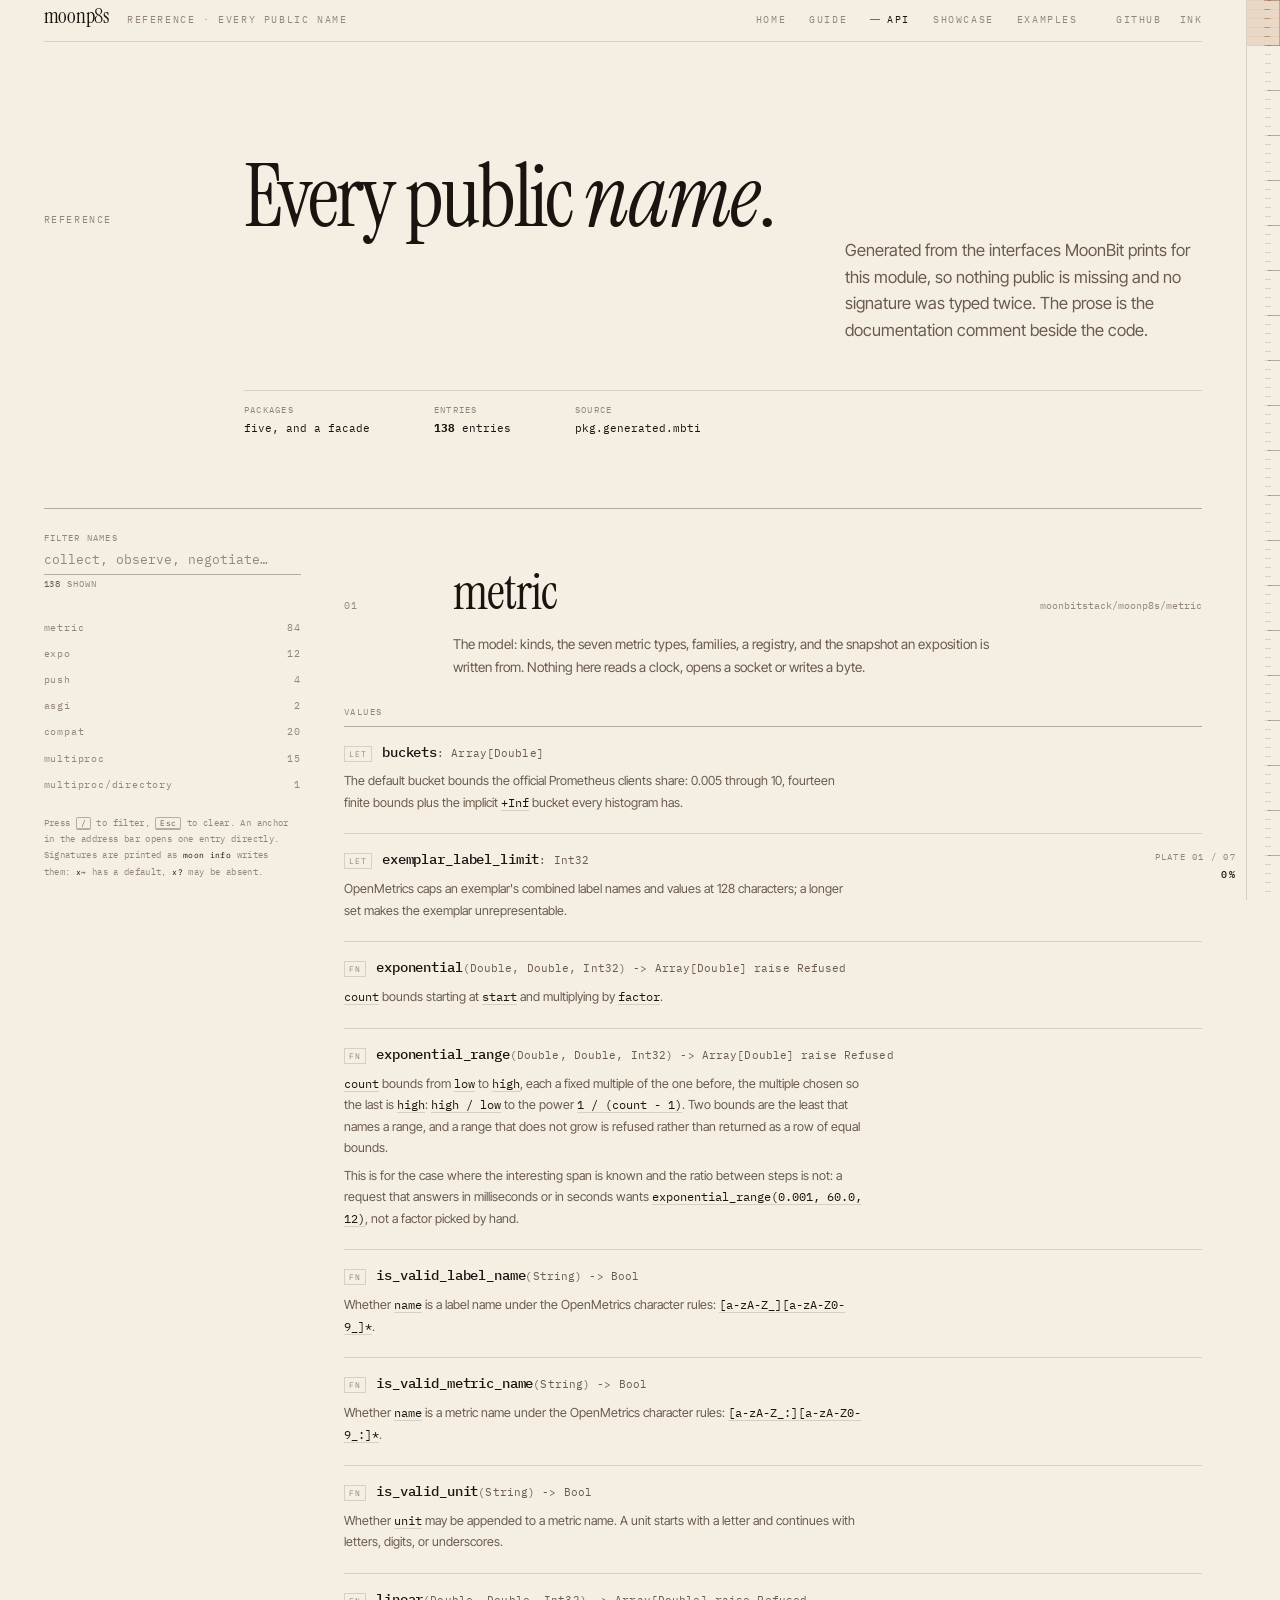
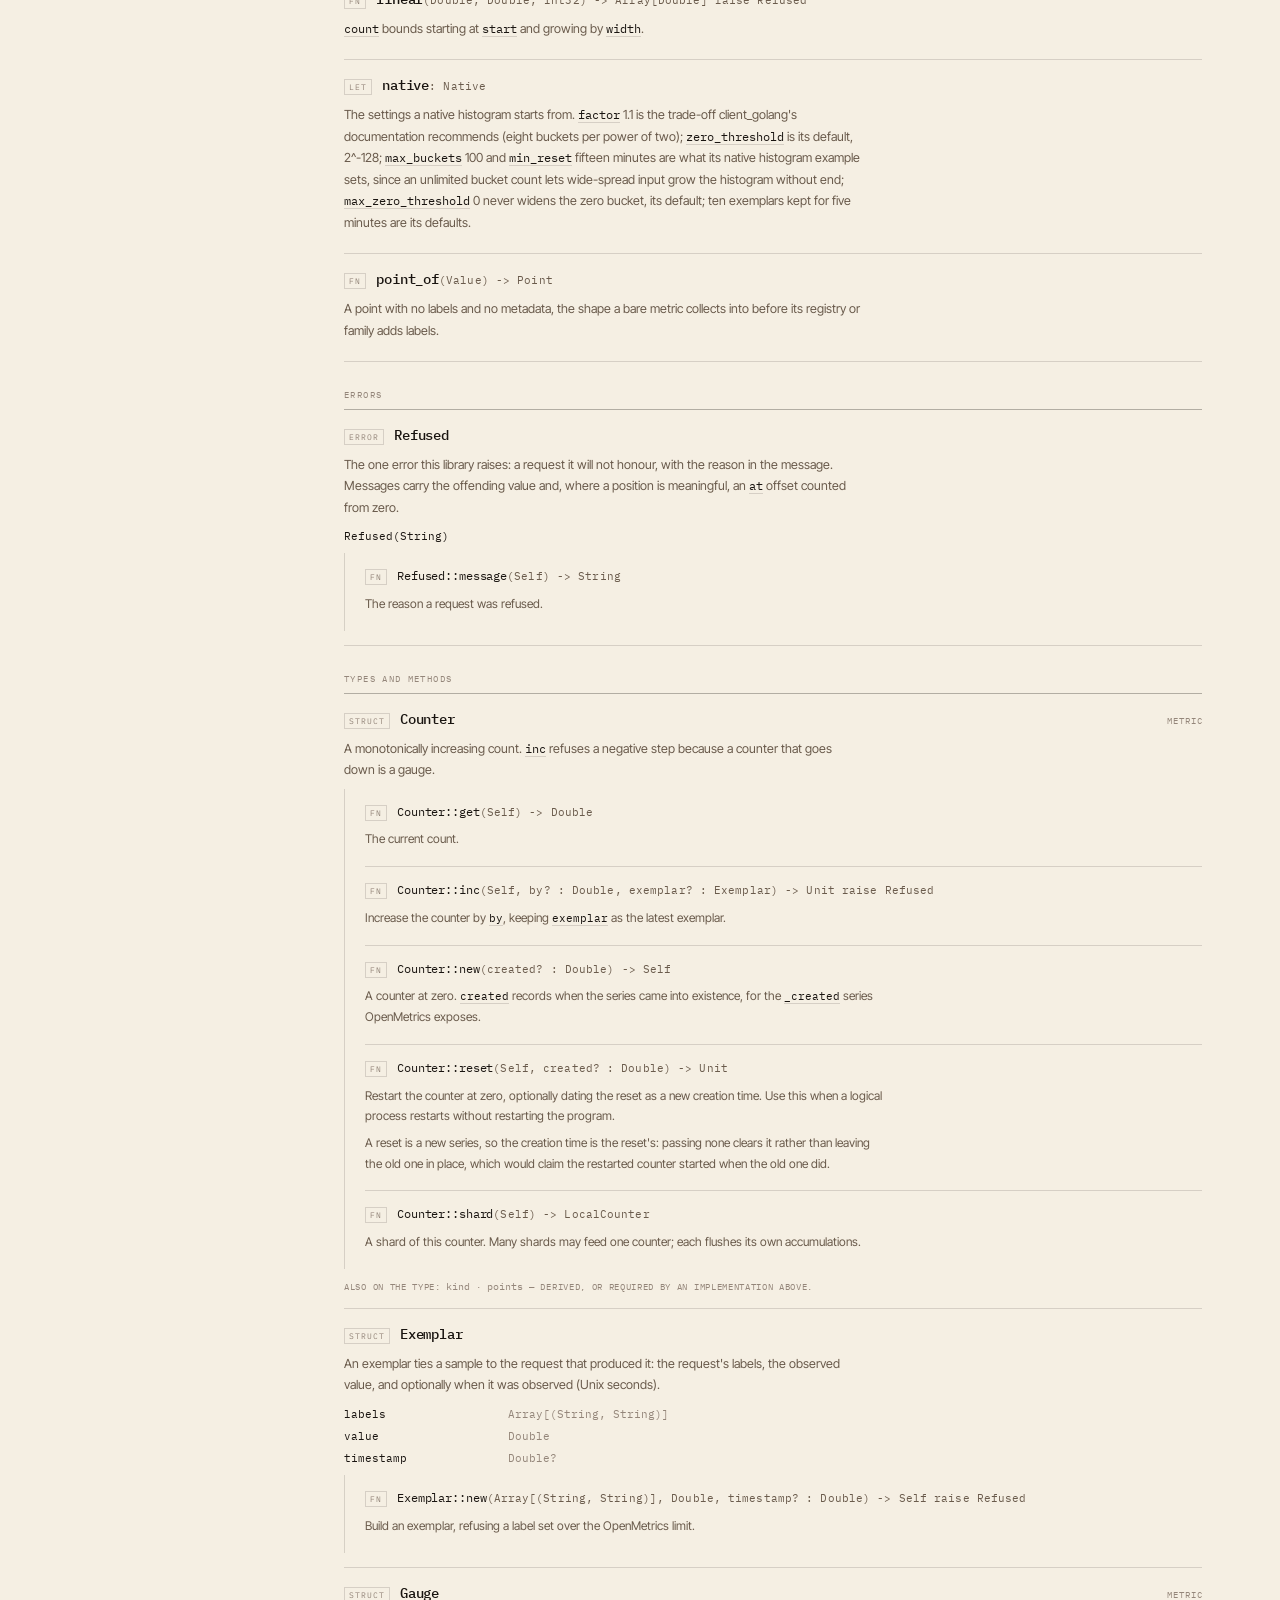
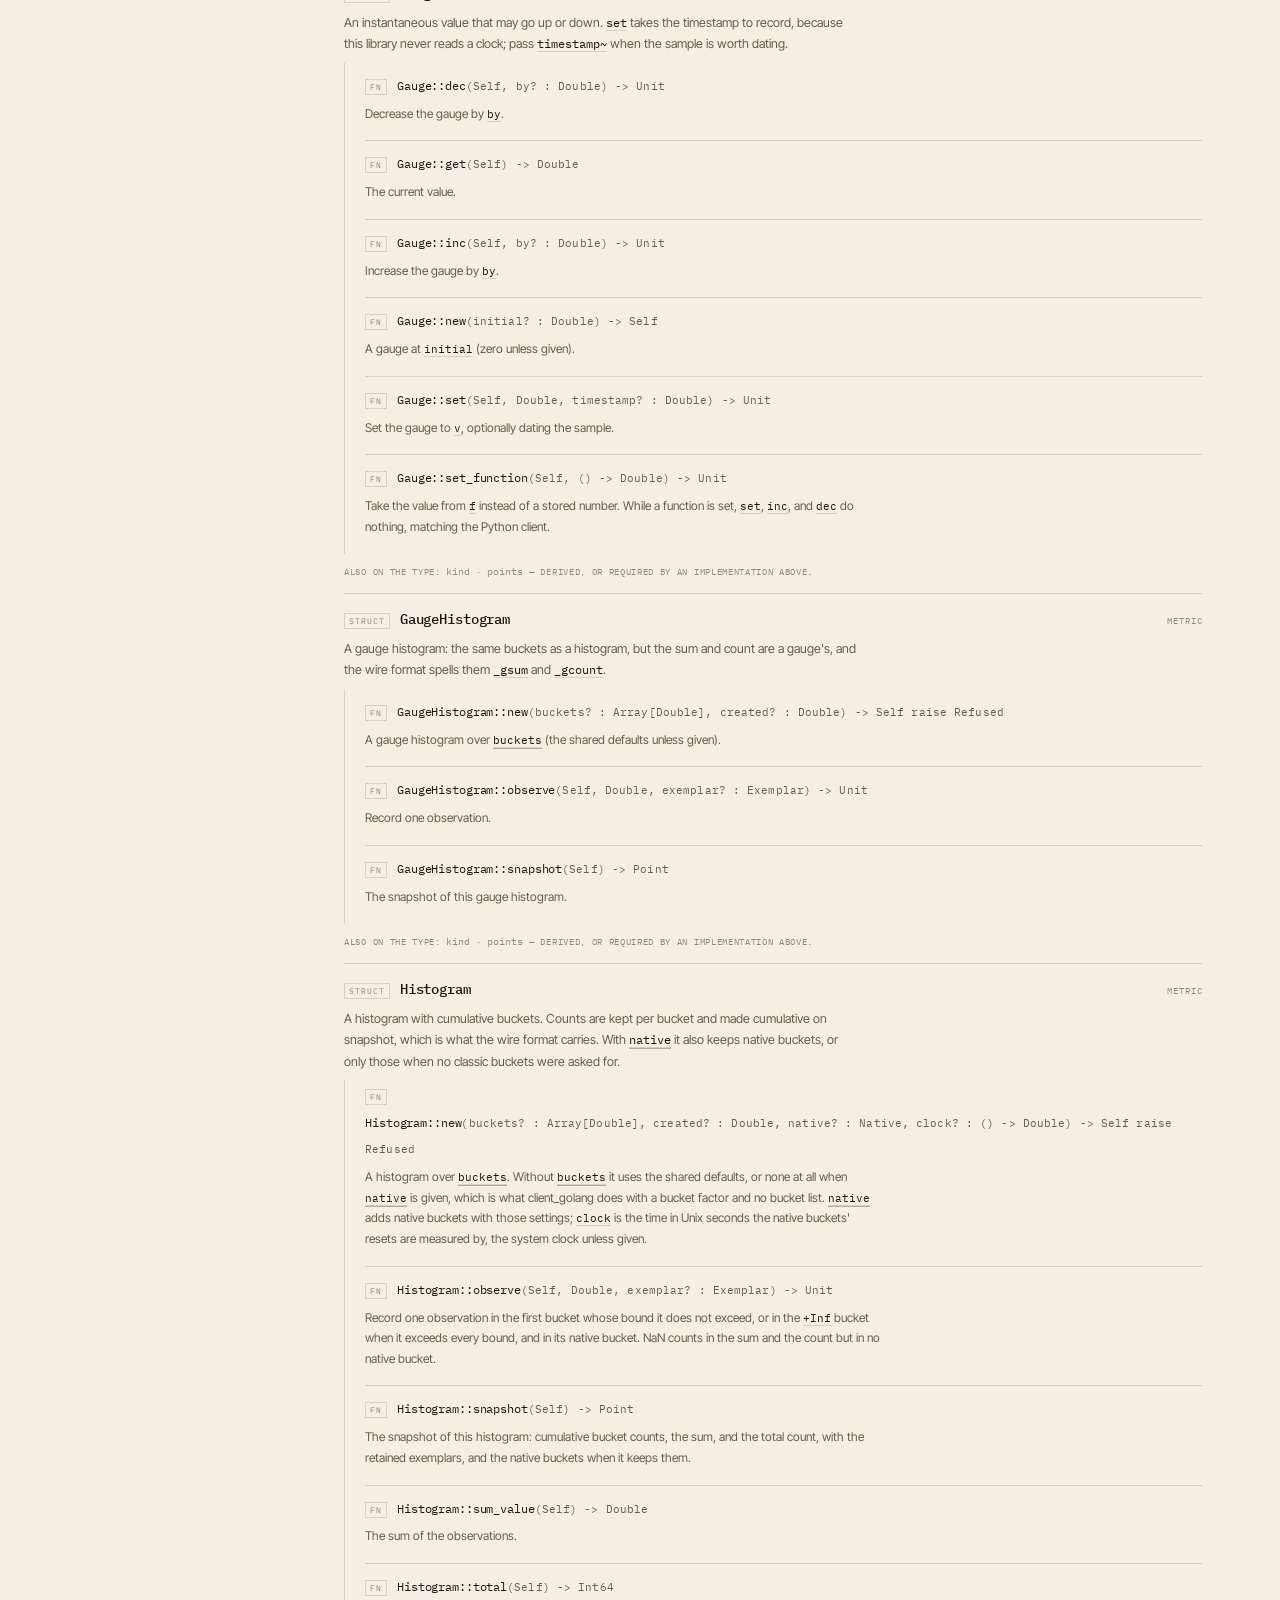
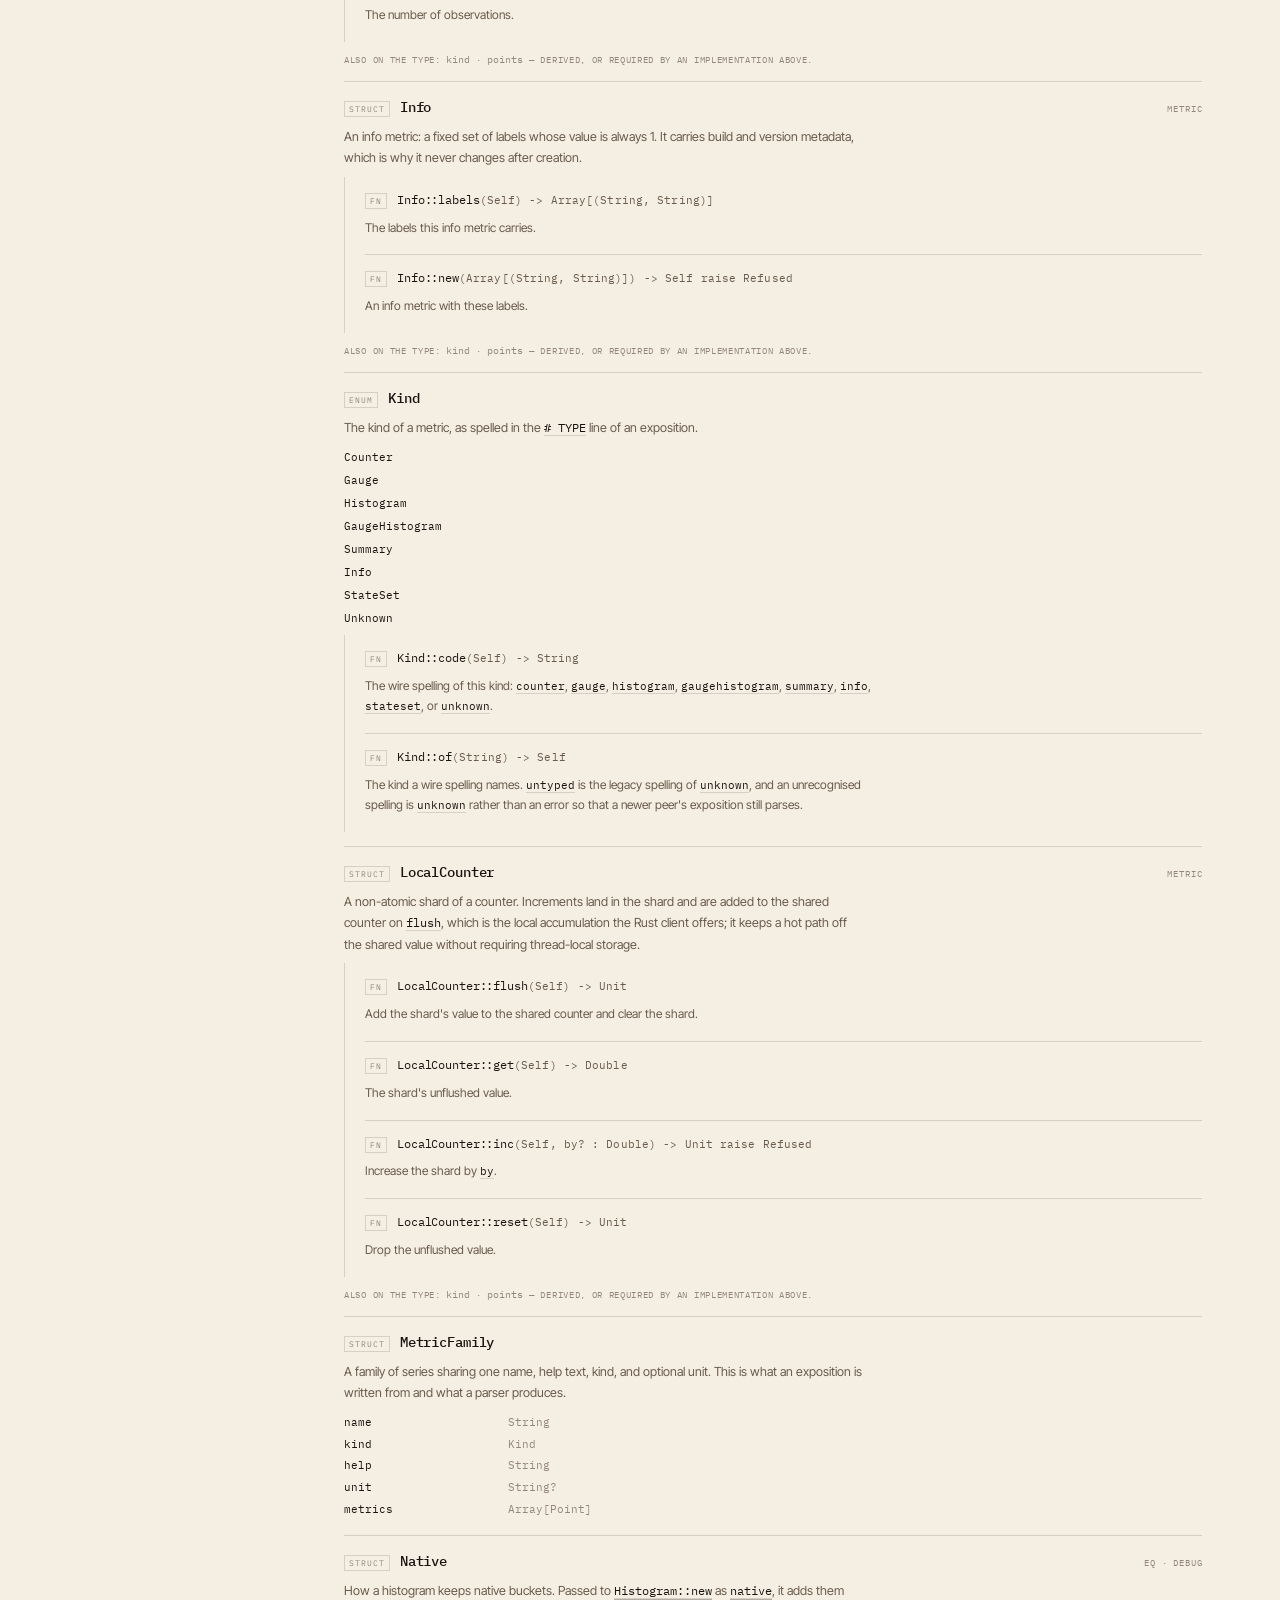
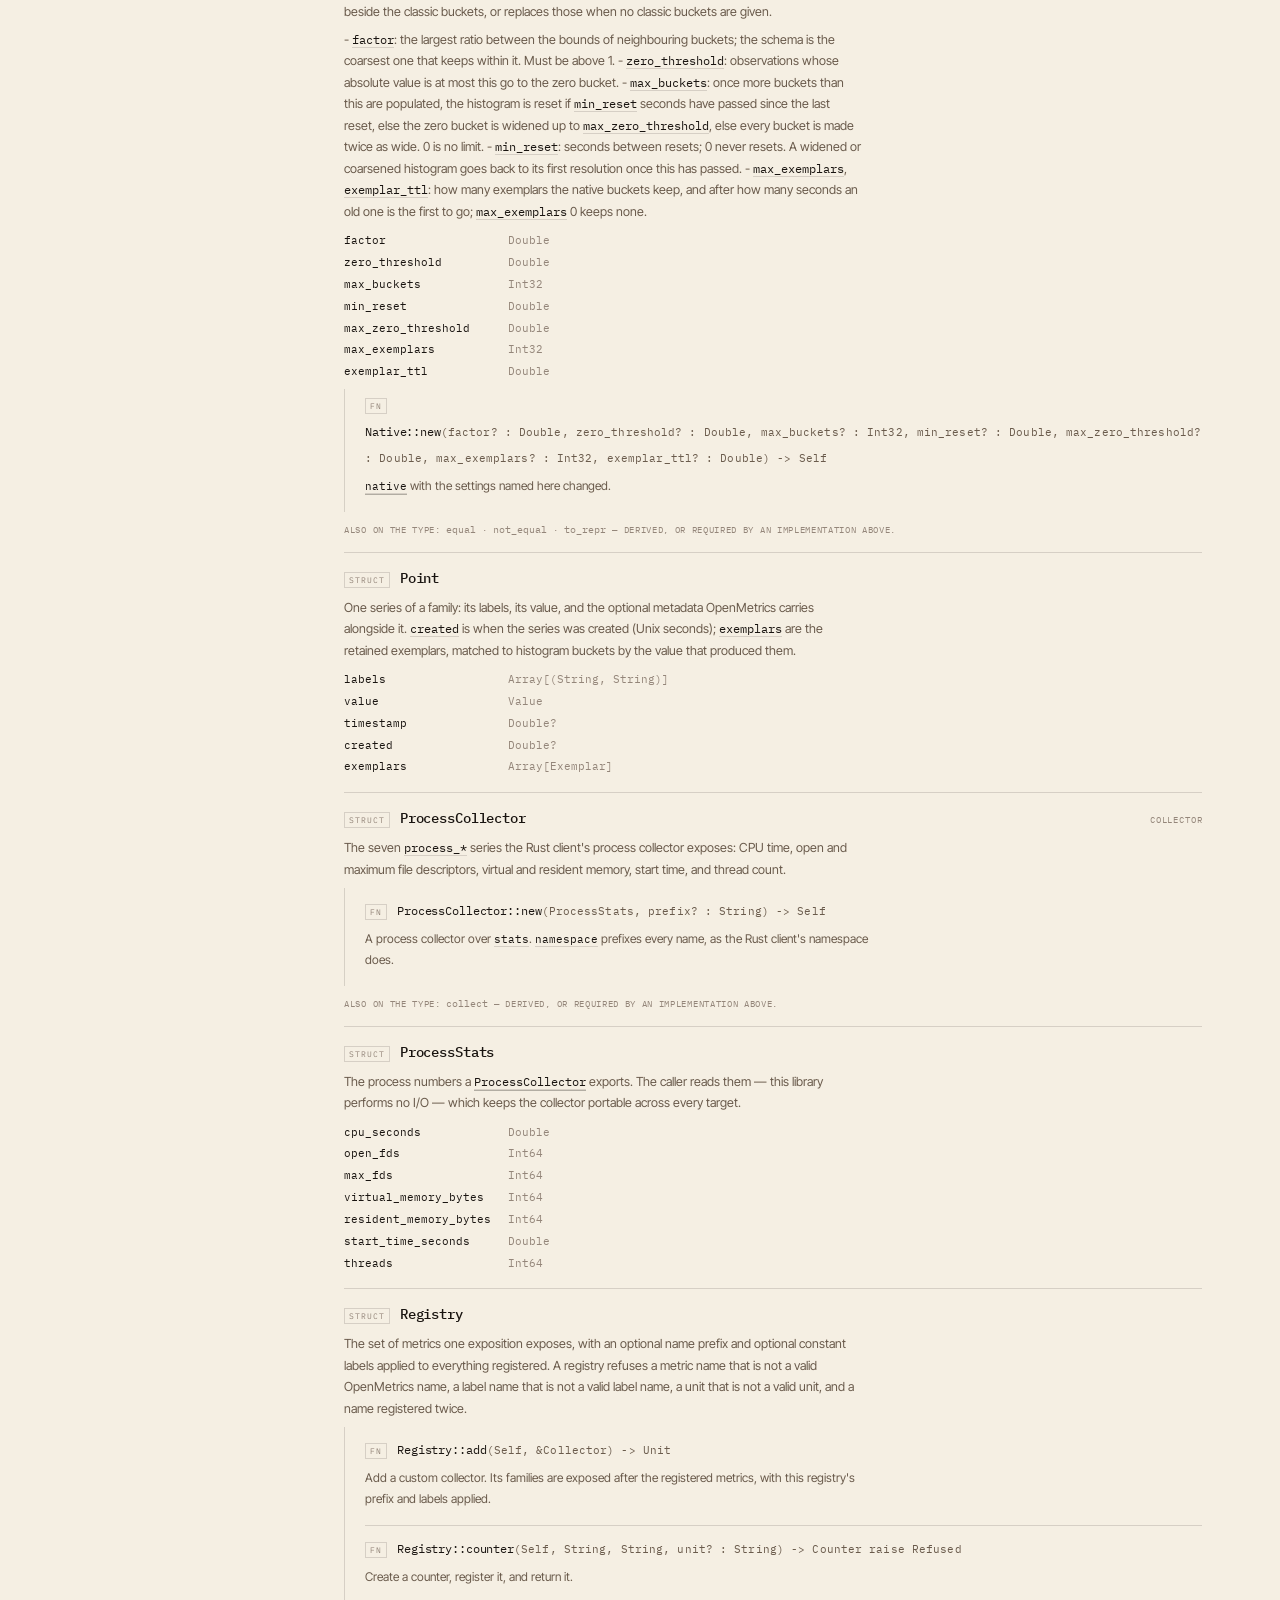
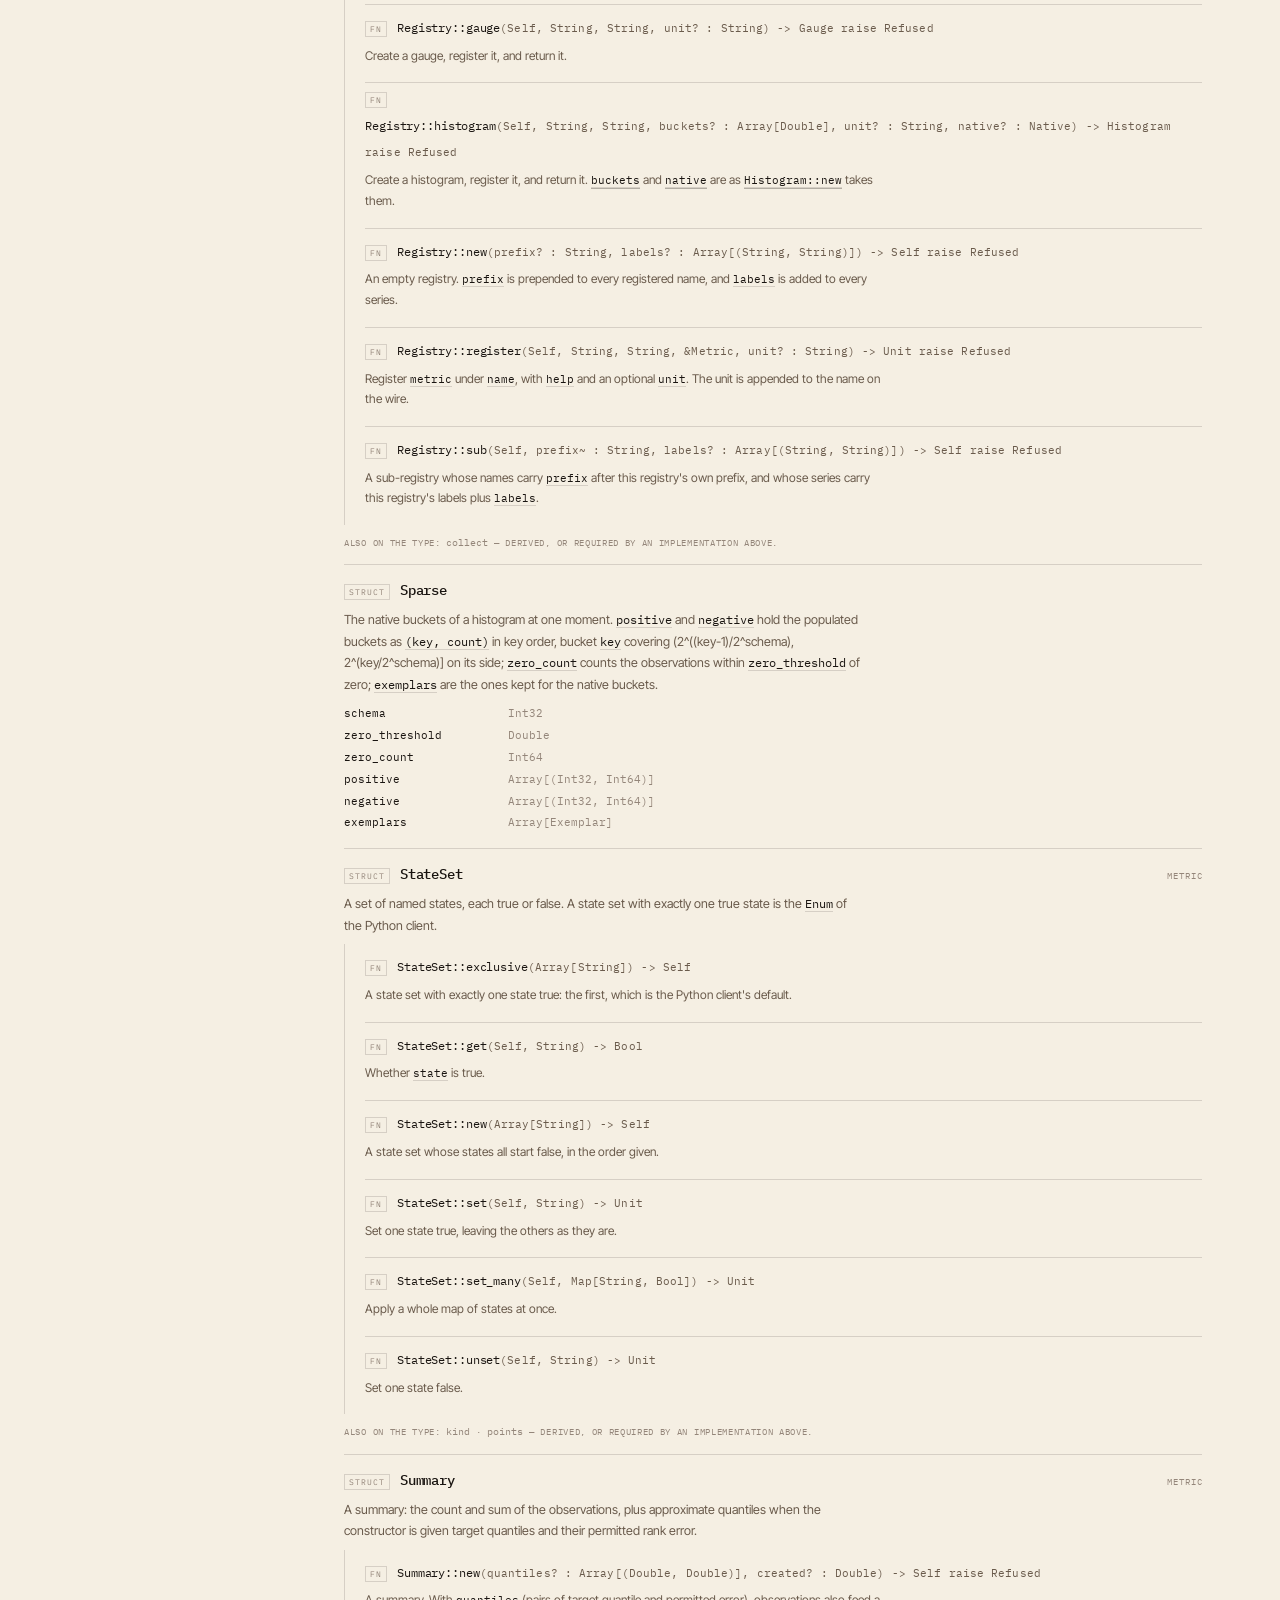
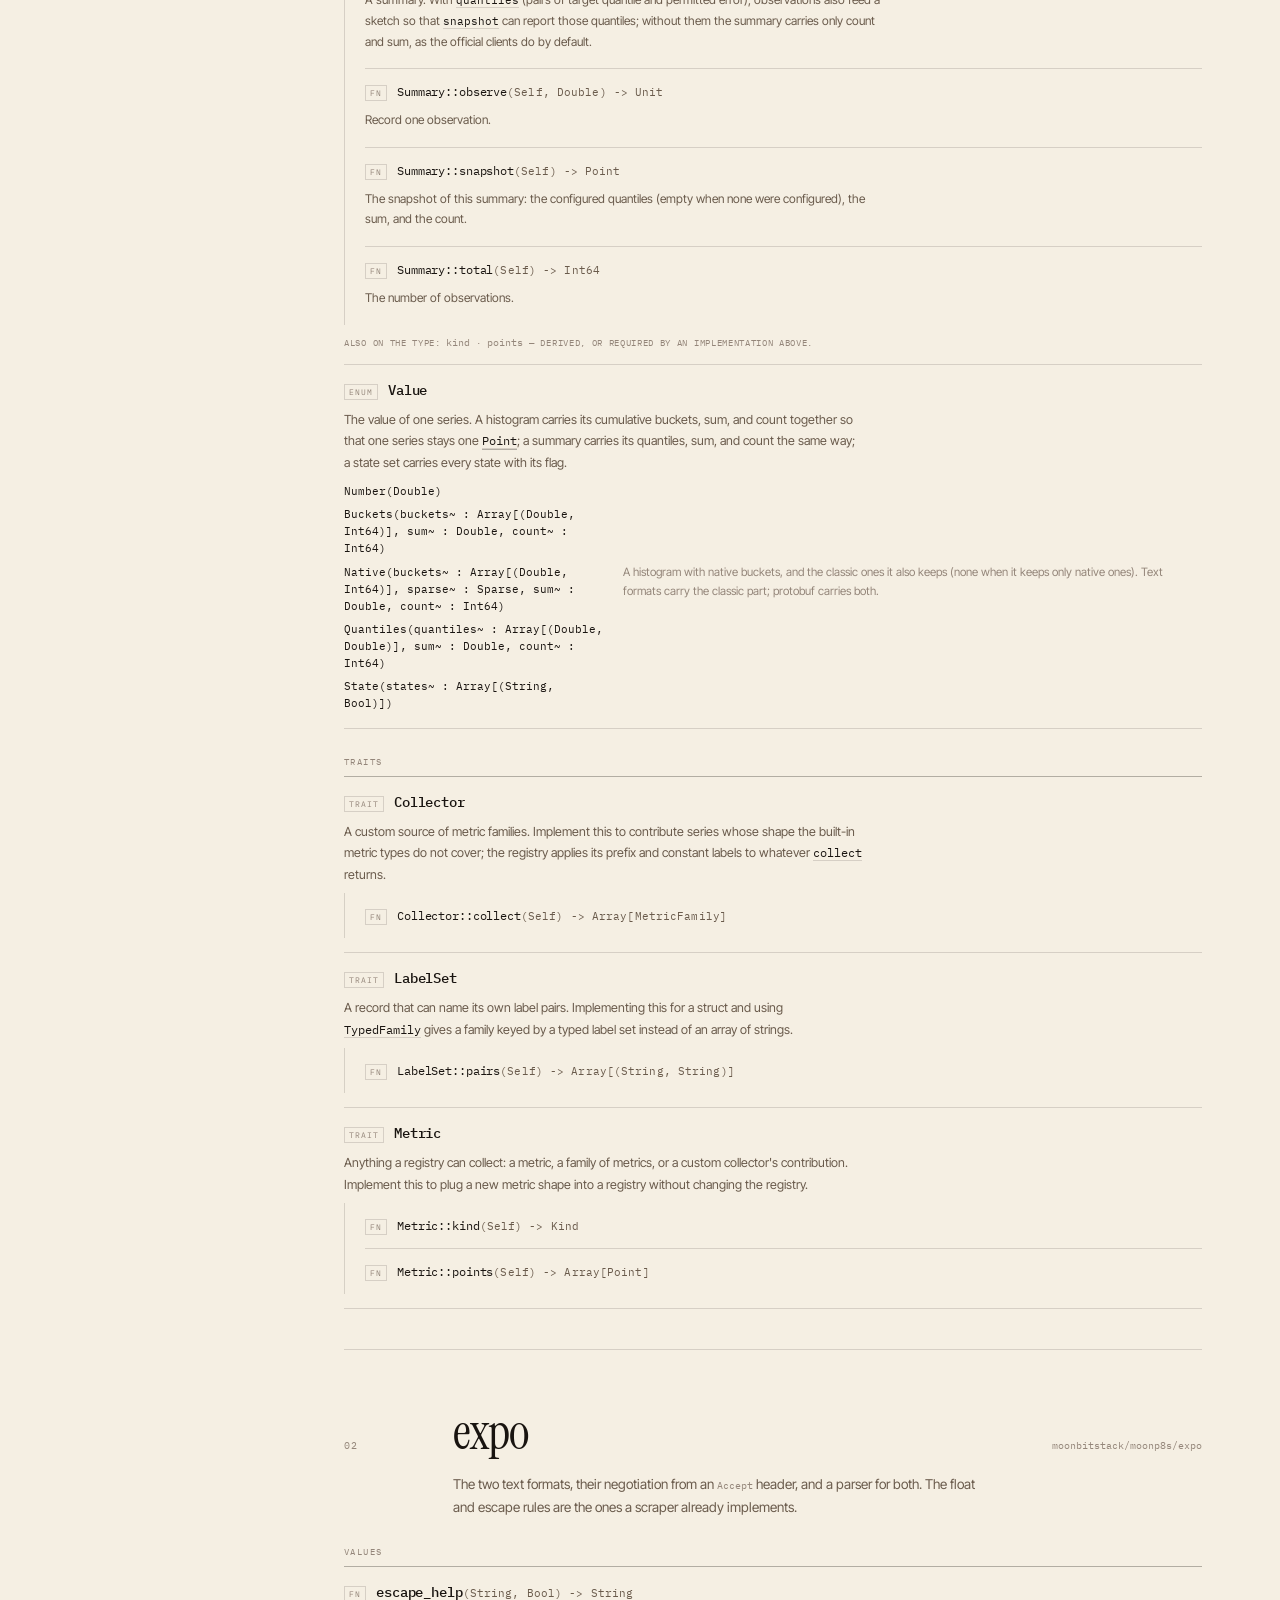
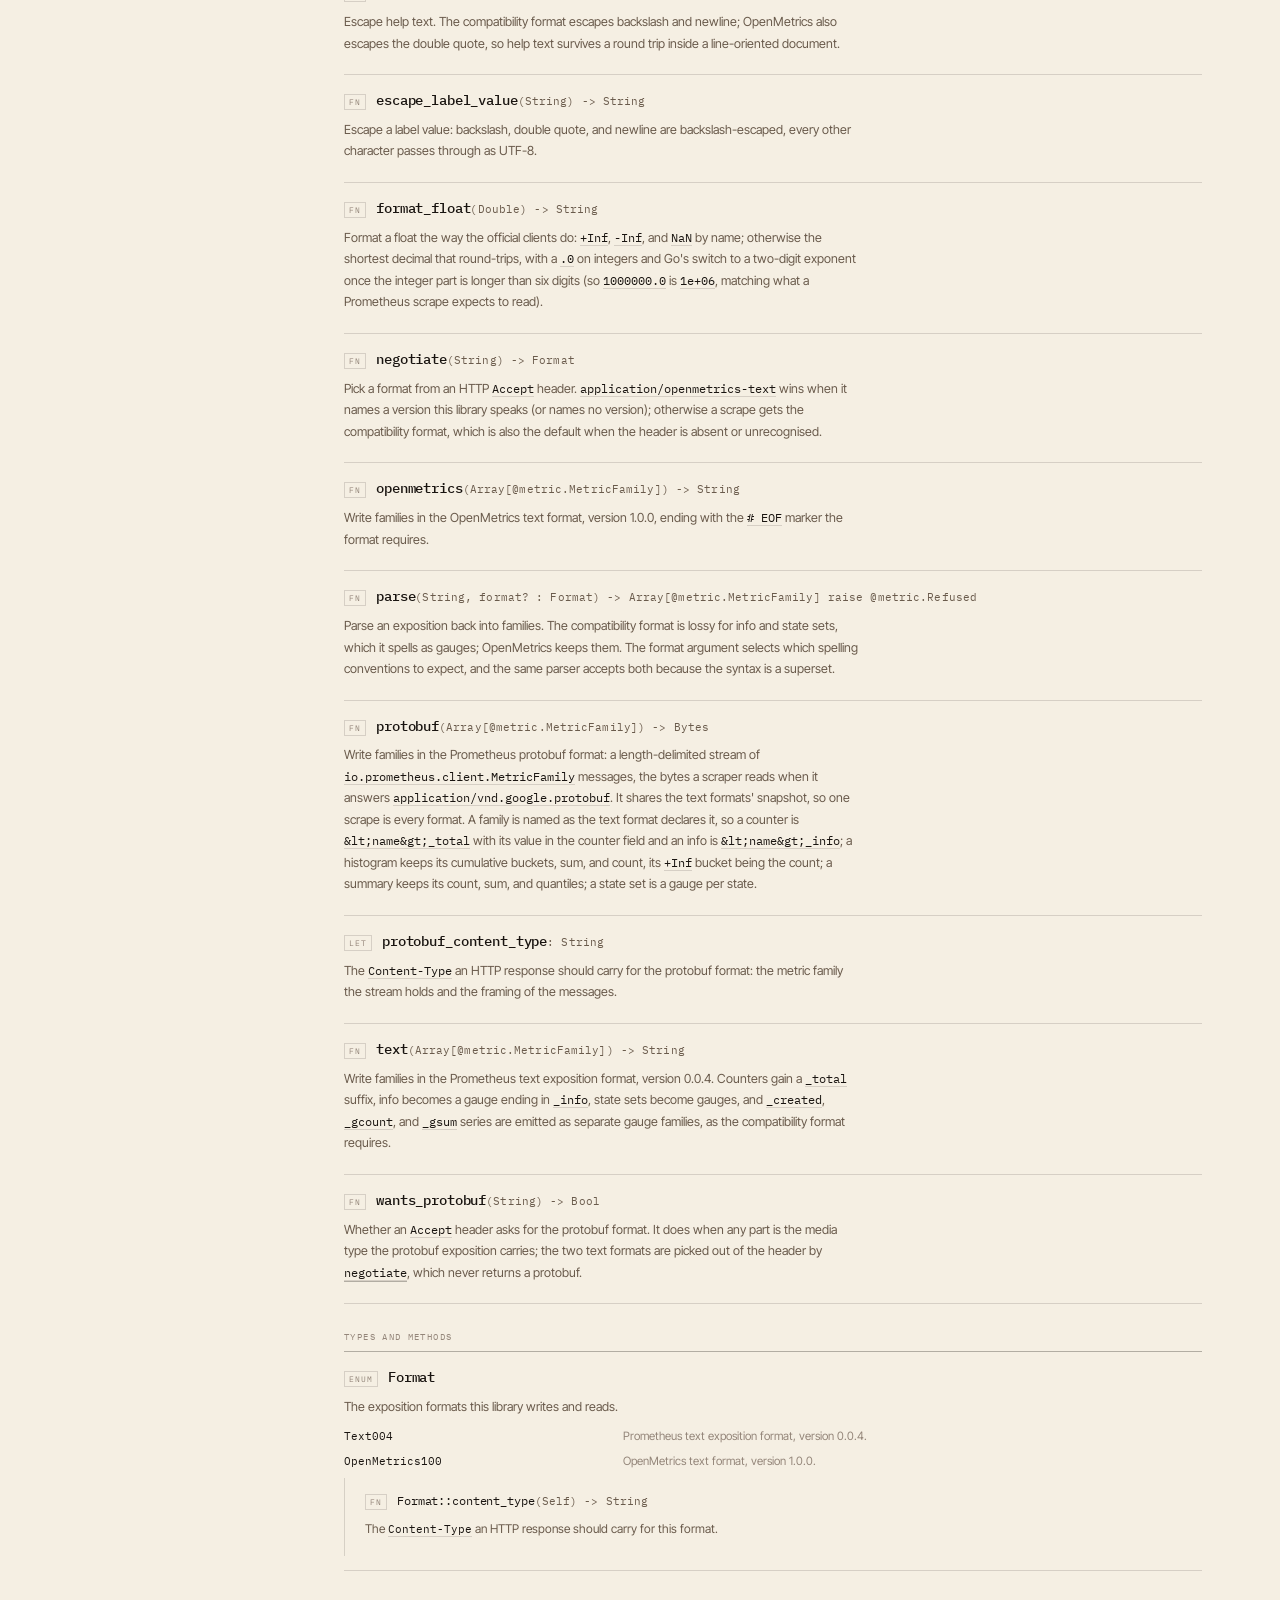
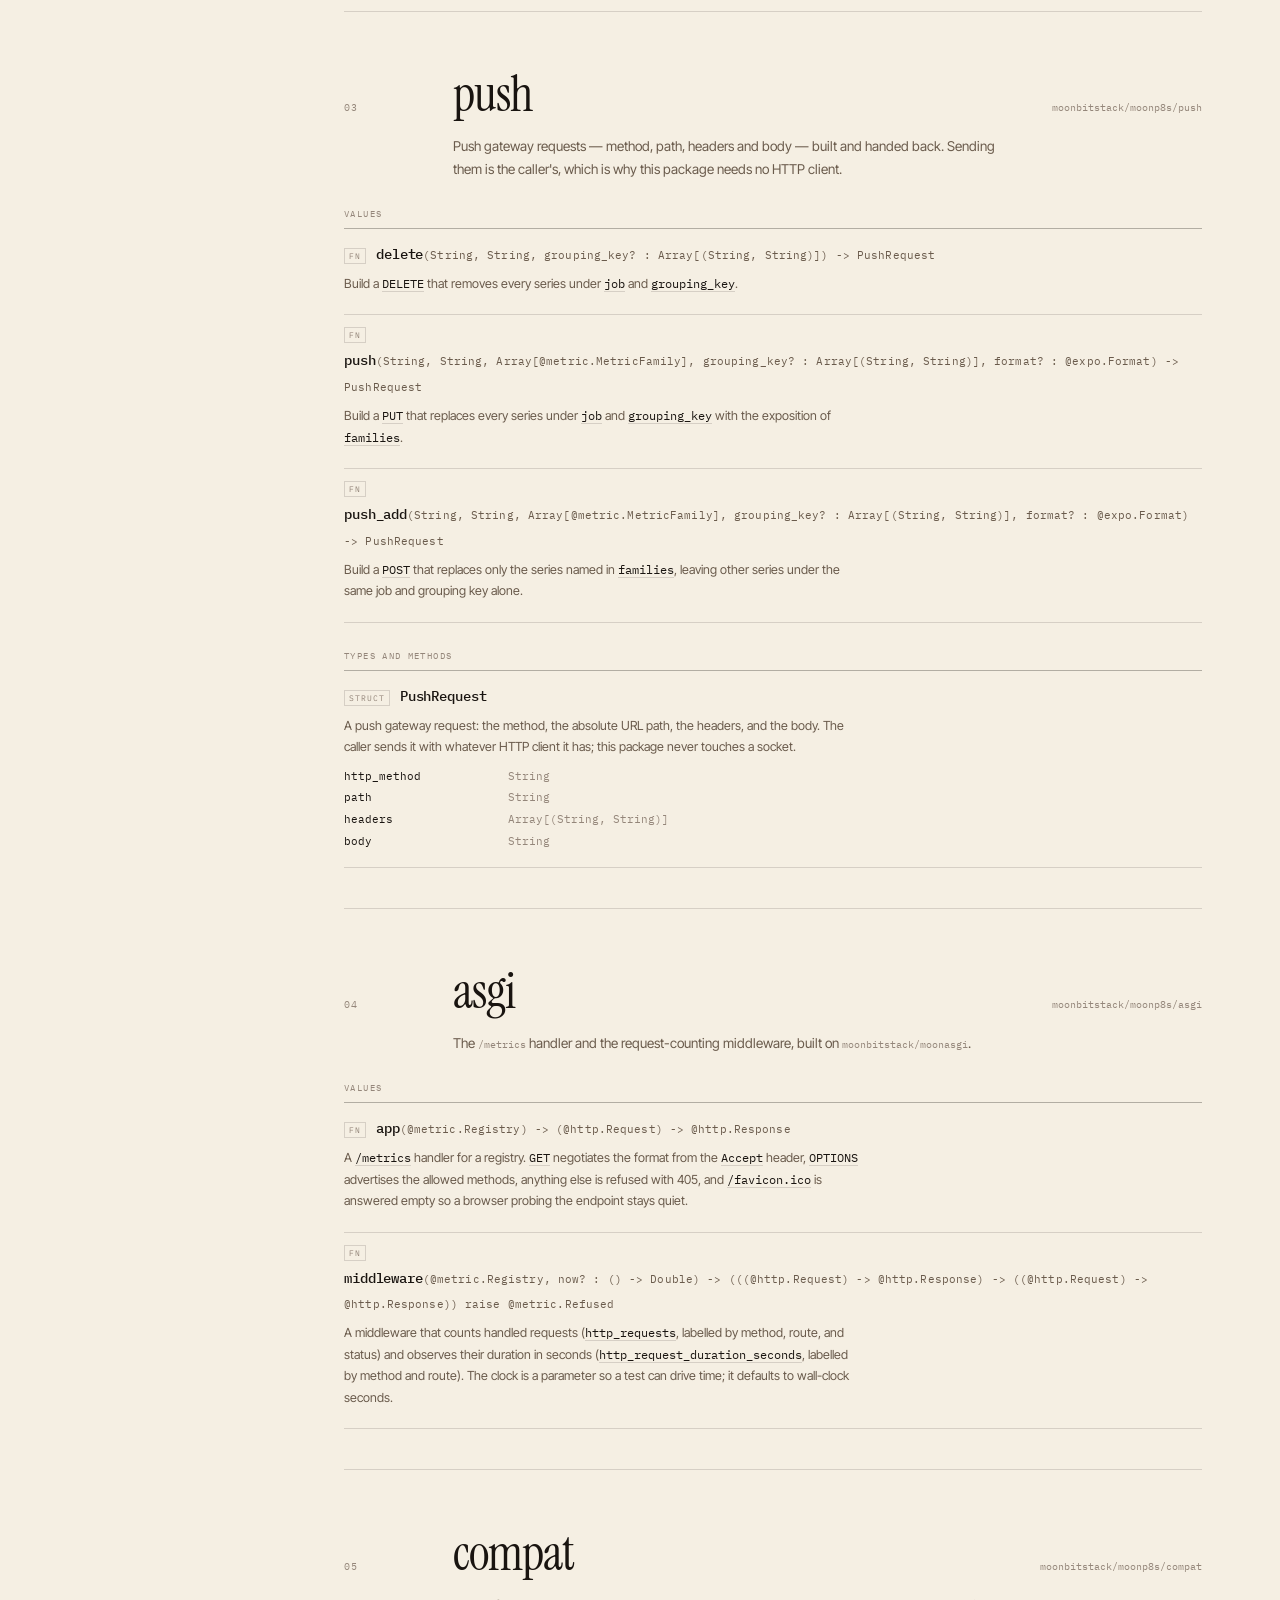
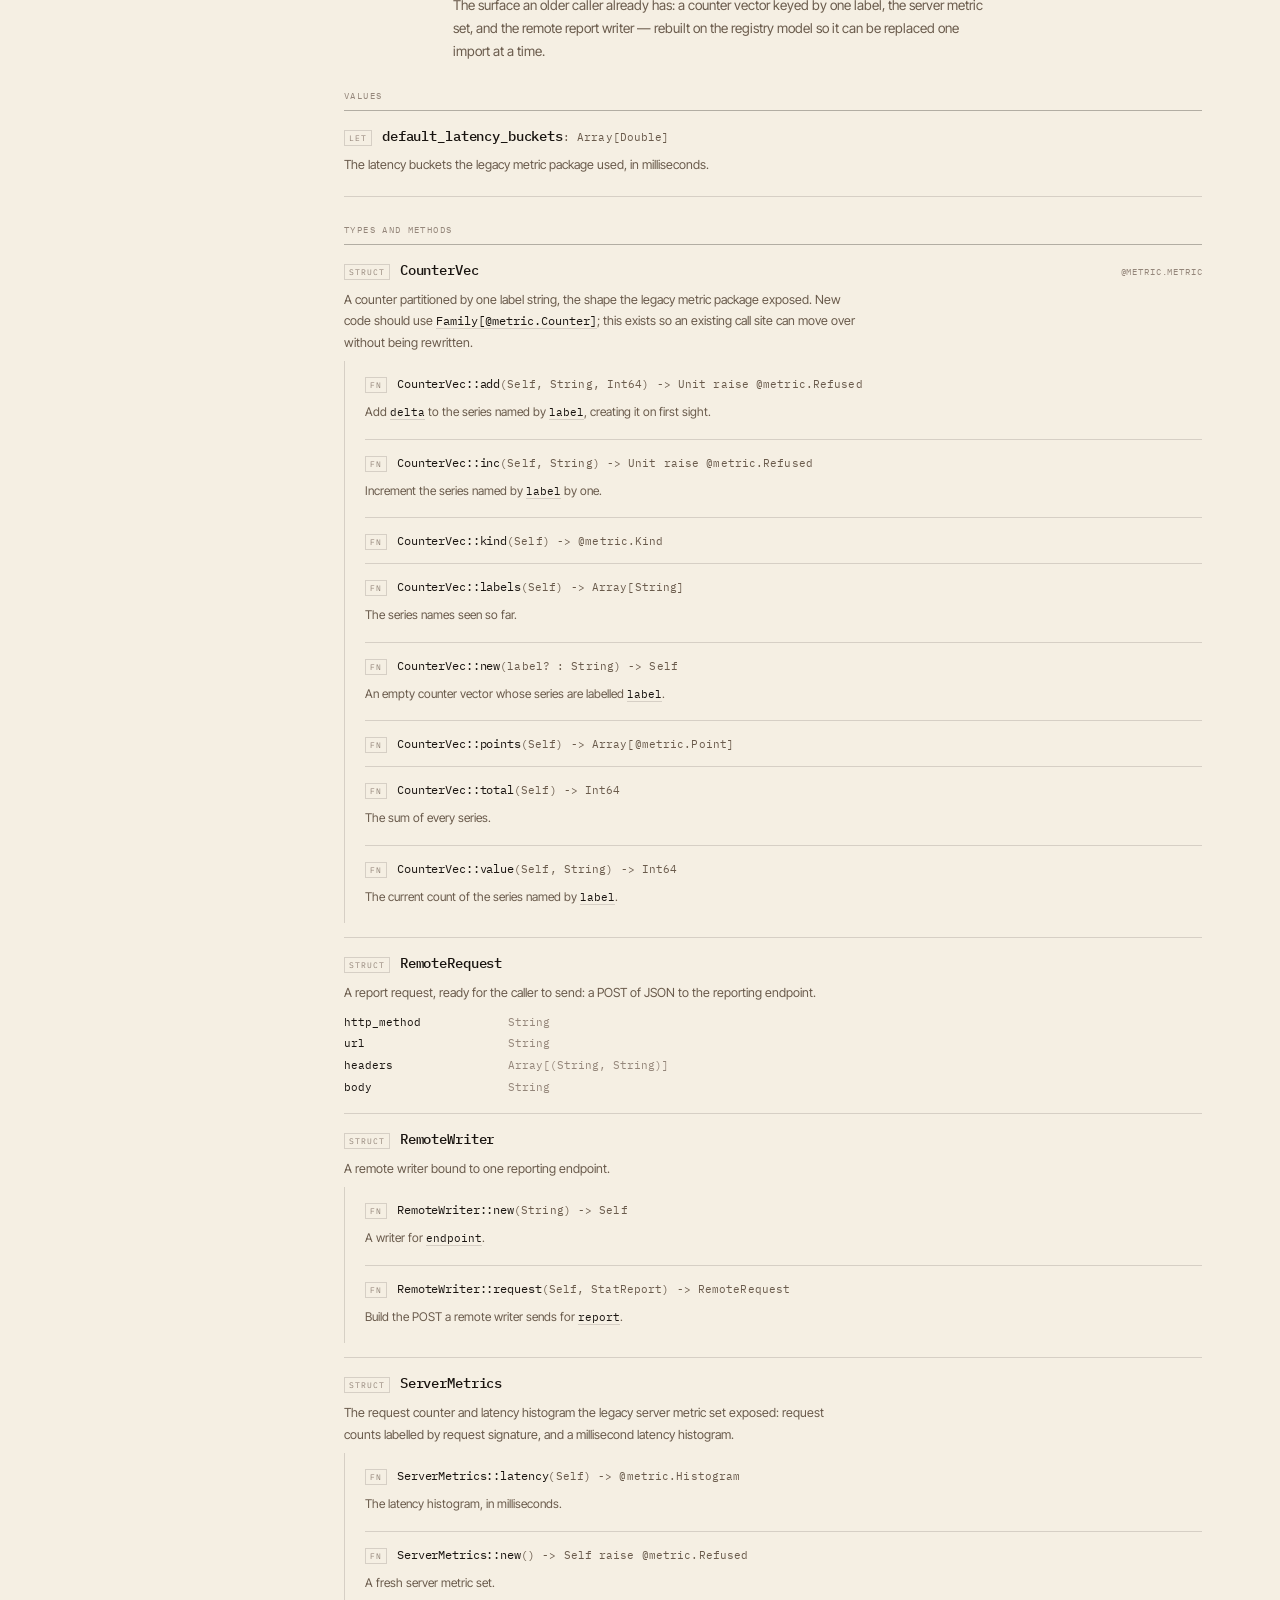
<file: docs/api.html>
<!doctype html>
<html lang="en" data-theme="dark">
  <head>
    <meta charset="utf-8" />
    <meta name="viewport" content="width=device-width, initial-scale=1" />
    <title>API — moonp8s</title>
    <meta
      name="description"
      content="The complete public interface of moonp8s: every type, function, trait, error and derived method in metric, expo, push, asgi and compat."
    />
    <meta name="color-scheme" content="dark light" />
    <link
      rel="icon"
      href="data:image/svg+xml,%3Csvg xmlns='http://www.w3.org/2000/svg' viewBox='0 0 16 16'%3E%3Crect width='16' height='16' fill='%230c0a08'/%3E%3Cpath d='M3 3.5h10M3 8h10M3 12.5h10' stroke='%23f2ebe0' stroke-opacity='.3'/%3E%3Cpath d='M6 2v12' stroke='%23e9a05c'/%3E%3C/svg%3E"
    />
    <link rel="preconnect" href="https://fonts.googleapis.com" />
    <link rel="preconnect" href="https://fonts.gstatic.com" crossorigin />
    <link
      href="https://fonts.googleapis.com/css2?family=Instrument+Serif:ital@0;1&family=IBM+Plex+Mono:wght@400;500&family=Inter+Tight:wght@400;500&display=swap"
      rel="stylesheet"
    />
    <link rel="stylesheet" href="style.css" />
    <script src="theme.js"></script>
    <script src="version.js"></script>
  </head>
  <body data-ruler="page">
    <a class="skip" href="#main">Skip to the text</a>

    <div
      class="ruler"
      id="ruler"
      role="scrollbar"
      aria-controls="main"
      aria-orientation="vertical"
      aria-valuemin="0"
      aria-valuemax="100"
      aria-valuenow="0"
      aria-label="Position in the sheet"
      tabindex="0"
    >
      <div class="ruler-thumb" id="ruler-thumb"></div>
    </div>
    <div class="ruler-readout" aria-hidden="true">
      <span id="readout-window">plate 01 / 05</span>
      <b id="readout-line">0%</b>
    </div>

    <div class="sheet" id="main">
      <header class="topline">
        <span class="brand">
          <a class="wordmark" href="./">moonp8s</a>
          <span class="marginalia wide-only">Reference · every public name</span>
          <span class="marginalia narrow-only">Reference</span>
        </span>
        <nav class="nav" aria-label="Sections">
          <a href="./">Home</a>
          <a href="guide.html">Guide</a>
          <a href="api.html" aria-current="page">API</a>
          <a href="showcase.html">Showcase</a>
          <a href="examples.html">Examples</a>
        </nav>
        <span class="toplinks">
          <a class="toplink" href="https://github.com/moonbitstack/moonp8s">GitHub</a>
          <button class="theme" id="theme" type="button" aria-label="Switch plate">
            paper
          </button>
        </span>
      </header>

      <main>
        <section class="page-head api-head">
          <span class="marginalia page-kicker">Reference</span>
          <h1 class="page-title">Every public <em>name</em>.</h1>
          <p class="page-lede">
            Generated from the interfaces MoonBit prints for this module, so nothing
            public is missing and no signature was typed twice. The prose is the
            documentation comment beside the code.
          </p>
          <dl class="page-facts">
            <div><dt>Packages</dt><dd>five, and a facade</dd></div>
            <div><dt>Entries</dt><dd><b id="api-count">—</b> entries</dd></div>
            <div><dt>Source</dt><dd>pkg.generated.mbti</dd></div>
          </dl>
        </section>

        <div class="api-layout">
          <aside class="api-contents">
            <div class="api-filter-wrap">
              <label for="api-filter">Filter names</label>
              <input
                id="api-filter"
                type="search"
                placeholder="collect, observe, negotiate…"
                autocomplete="off"
                spellcheck="false"
              />
              <span class="api-count"><b id="api-count-shown">—</b> shown</span>
            </div>
            <nav class="api-toc" aria-label="Packages">
              <a href="#metric">metric <span data-count-for="metric">—</span></a>
              <a href="#expo">expo <span data-count-for="expo">—</span></a>
              <a href="#push">push <span data-count-for="push">—</span></a>
              <a href="#asgi">asgi <span data-count-for="asgi">—</span></a>
              <a href="#compat">compat <span data-count-for="compat">—</span></a>
              <a href="#multiproc">multiproc <span data-count-for="multiproc">—</span></a>
              <a href="#multiproc-directory"
                >multiproc/directory
                <span data-count-for="multiproc-directory">—</span></a
              >
            </nav>
            <p class="api-hint">
              Press <kbd>/</kbd> to filter, <kbd>Esc</kbd> to clear. An anchor in the
              address bar opens one entry directly. Signatures are printed as
              <code>moon info</code> writes them: <code>x~</code> has a default,
              <code>x?</code> may be absent.
            </p>
          </aside>

          <div class="api-packages">
            <section class="api-package" id="metric" data-ruler-section="metric">
              <header class="api-package-head">
                <span class="plate-no">01</span>
                <h2>metric</h2>
                <code>moonbitstack/moonp8s/metric</code>
                <p>
                  The model: kinds, the seven metric types, families, a registry, and
                  the snapshot an exposition is written from. Nothing here reads a
                  clock, opens a socket or writes a byte.
                </p>
              </header>
              <!-- BEGIN metric -->
<!-- Generated by scripts/gen_api.py from pkg.generated.mbti and the documentation comments; do not edit by hand. -->
<div class="api-group">
  <h3 class="api-group-title">Values</h3>
<article class="api-entry" id="metric-buckets" data-name="buckets">
  <div class="api-line">
    <span class="api-kind">let</span>
    <span class="api-call"><code class="api-name">buckets</code><code class="api-sig">: Array[Double]</code></span>
  </div>
  <div class="api-doc"><p>The default bucket bounds the official Prometheus clients share: 0.005 through 10, fourteen finite bounds plus the implicit <code>+Inf</code> bucket every histogram has.</p></div>
</article>
<article class="api-entry" id="metric-exemplar_label_limit" data-name="exemplar_label_limit">
  <div class="api-line">
    <span class="api-kind">let</span>
    <span class="api-call"><code class="api-name">exemplar_label_limit</code><code class="api-sig">: Int32</code></span>
  </div>
  <div class="api-doc"><p>OpenMetrics caps an exemplar's combined label names and values at 128 characters; a longer set makes the exemplar unrepresentable.</p></div>
</article>
<article class="api-entry" id="metric-exponential" data-name="exponential">
  <div class="api-line">
    <span class="api-kind">fn</span>
    <span class="api-call"><code class="api-name">exponential</code><code class="api-sig">(Double, Double, Int32) -&gt; Array[Double] raise Refused</code></span>
  </div>
  <div class="api-doc"><p><code>count</code> bounds starting at <code>start</code> and multiplying by <code>factor</code>.</p></div>
</article>
<article class="api-entry" id="metric-exponential_range" data-name="exponential_range">
  <div class="api-line">
    <span class="api-kind">fn</span>
    <span class="api-call"><code class="api-name">exponential_range</code><code class="api-sig">(Double, Double, Int32) -&gt; Array[Double] raise Refused</code></span>
  </div>
  <div class="api-doc"><p><code>count</code> bounds from <code>low</code> to <code>high</code>, each a fixed multiple of the one before, the multiple chosen so the last is <code>high</code>: <code>high / low</code> to the power <code>1 / (count - 1)</code>. Two bounds are the least that names a range, and a range that does not grow is refused rather than returned as a row of equal bounds.</p>
<p>This is for the case where the interesting span is known and the ratio between steps is not: a request that answers in milliseconds or in seconds wants <code>exponential_range(0.001, 60.0, 12)</code>, not a factor picked by hand.</p></div>
</article>
<article class="api-entry" id="metric-is_valid_label_name" data-name="is_valid_label_name">
  <div class="api-line">
    <span class="api-kind">fn</span>
    <span class="api-call"><code class="api-name">is_valid_label_name</code><code class="api-sig">(String) -&gt; Bool</code></span>
  </div>
  <div class="api-doc"><p>Whether <code>name</code> is a label name under the OpenMetrics character rules: <code>[a-zA-Z_][a-zA-Z0-9_]*</code>.</p></div>
</article>
<article class="api-entry" id="metric-is_valid_metric_name" data-name="is_valid_metric_name">
  <div class="api-line">
    <span class="api-kind">fn</span>
    <span class="api-call"><code class="api-name">is_valid_metric_name</code><code class="api-sig">(String) -&gt; Bool</code></span>
  </div>
  <div class="api-doc"><p>Whether <code>name</code> is a metric name under the OpenMetrics character rules: <code>[a-zA-Z_:][a-zA-Z0-9_:]*</code>.</p></div>
</article>
<article class="api-entry" id="metric-is_valid_unit" data-name="is_valid_unit">
  <div class="api-line">
    <span class="api-kind">fn</span>
    <span class="api-call"><code class="api-name">is_valid_unit</code><code class="api-sig">(String) -&gt; Bool</code></span>
  </div>
  <div class="api-doc"><p>Whether <code>unit</code> may be appended to a metric name. A unit starts with a letter and continues with letters, digits, or underscores.</p></div>
</article>
<article class="api-entry" id="metric-linear" data-name="linear">
  <div class="api-line">
    <span class="api-kind">fn</span>
    <span class="api-call"><code class="api-name">linear</code><code class="api-sig">(Double, Double, Int32) -&gt; Array[Double] raise Refused</code></span>
  </div>
  <div class="api-doc"><p><code>count</code> bounds starting at <code>start</code> and growing by <code>width</code>.</p></div>
</article>
<article class="api-entry" id="metric-native" data-name="native">
  <div class="api-line">
    <span class="api-kind">let</span>
    <span class="api-call"><code class="api-name">native</code><code class="api-sig">: Native</code></span>
  </div>
  <div class="api-doc"><p>The settings a native histogram starts from. <code>factor</code> 1.1 is the trade-off client_golang's documentation recommends (eight buckets per power of two); <code>zero_threshold</code> is its default, 2^-128; <code>max_buckets</code> 100 and <code>min_reset</code> fifteen minutes are what its native histogram example sets, since an unlimited bucket count lets wide-spread input grow the histogram without end; <code>max_zero_threshold</code> 0 never widens the zero bucket, its default; ten exemplars kept for five minutes are its defaults.</p></div>
</article>
<article class="api-entry" id="metric-point_of" data-name="point_of">
  <div class="api-line">
    <span class="api-kind">fn</span>
    <span class="api-call"><code class="api-name">point_of</code><code class="api-sig">(Value) -&gt; Point</code></span>
  </div>
  <div class="api-doc"><p>A point with no labels and no metadata, the shape a bare metric collects into before its registry or family adds labels.</p></div>
</article>
</div>
<div class="api-group">
  <h3 class="api-group-title">Errors</h3>
<article class="api-entry" id="metric-Refused" data-name="Refused">
  <div class="api-line">
    <span class="api-kind">error</span>
    <span class="api-call"><code class="api-name">Refused</code></span>
  </div>
  <div class="api-doc"><p>The one error this library raises: a request it will not honour, with the reason in the message. Messages carry the offending value and, where a position is meaningful, an <code>at</code> offset counted from zero.</p></div>
  <div class="api-variants">
    <div class="api-variant">
      <code>Refused(String)</code>
      <p></p>
    </div>
  </div>
  <div class="api-methods">
<article class="api-entry api-method" id="metric-Refused-message" data-name="Refused::message">
  <div class="api-line">
    <span class="api-kind">fn</span>
    <span class="api-call"><code class="api-name">Refused::message</code><code class="api-sig">(Self) -&gt; String</code></span>
  </div>
  <div class="api-doc"><p>The reason a request was refused.</p></div>
</article>
  </div>
</article>
</div>
<div class="api-group">
  <h3 class="api-group-title">Types and methods</h3>
<article class="api-entry" id="metric-Counter" data-name="Counter">
  <div class="api-line">
    <span class="api-kind">struct</span>
    <span class="api-call"><code class="api-name">Counter</code></span>
    <span class="api-meta">Metric</span>
  </div>
  <div class="api-doc"><p>A monotonically increasing count. <code>inc</code> refuses a negative step because a counter that goes down is a gauge.</p></div>
  <div class="api-methods">
<article class="api-entry api-method" id="metric-Counter-get" data-name="Counter::get">
  <div class="api-line">
    <span class="api-kind">fn</span>
    <span class="api-call"><code class="api-name">Counter::get</code><code class="api-sig">(Self) -&gt; Double</code></span>
  </div>
  <div class="api-doc"><p>The current count.</p></div>
</article>
<article class="api-entry api-method" id="metric-Counter-inc" data-name="Counter::inc">
  <div class="api-line">
    <span class="api-kind">fn</span>
    <span class="api-call"><code class="api-name">Counter::inc</code><code class="api-sig">(Self, by? : Double, exemplar? : Exemplar) -&gt; Unit raise Refused</code></span>
  </div>
  <div class="api-doc"><p>Increase the counter by <code>by</code>, keeping <code>exemplar</code> as the latest exemplar.</p></div>
</article>
<article class="api-entry api-method" id="metric-Counter-new" data-name="Counter::new">
  <div class="api-line">
    <span class="api-kind">fn</span>
    <span class="api-call"><code class="api-name">Counter::new</code><code class="api-sig">(created? : Double) -&gt; Self</code></span>
  </div>
  <div class="api-doc"><p>A counter at zero. <code>created</code> records when the series came into existence, for the <code>_created</code> series OpenMetrics exposes.</p></div>
</article>
<article class="api-entry api-method" id="metric-Counter-reset" data-name="Counter::reset">
  <div class="api-line">
    <span class="api-kind">fn</span>
    <span class="api-call"><code class="api-name">Counter::reset</code><code class="api-sig">(Self, created? : Double) -&gt; Unit</code></span>
  </div>
  <div class="api-doc"><p>Restart the counter at zero, optionally dating the reset as a new creation time. Use this when a logical process restarts without restarting the program.</p>
<p>A reset is a new series, so the creation time is the reset's: passing none clears it rather than leaving the old one in place, which would claim the restarted counter started when the old one did.</p></div>
</article>
<article class="api-entry api-method" id="metric-Counter-shard" data-name="Counter::shard">
  <div class="api-line">
    <span class="api-kind">fn</span>
    <span class="api-call"><code class="api-name">Counter::shard</code><code class="api-sig">(Self) -&gt; LocalCounter</code></span>
  </div>
  <div class="api-doc"><p>A shard of this counter. Many shards may feed one counter; each flushes its own accumulations.</p></div>
</article>
  </div>
  <p class="api-derived">Also on the type: <code>kind</code> · <code>points</code> — derived, or required by an implementation above.</p>
</article>
<article class="api-entry" id="metric-Exemplar" data-name="Exemplar">
  <div class="api-line">
    <span class="api-kind">struct</span>
    <span class="api-call"><code class="api-name">Exemplar</code></span>
  </div>
  <div class="api-doc"><p>An exemplar ties a sample to the request that produced it: the request's labels, the observed value, and optionally when it was observed (Unix seconds).</p></div>
  <dl class="api-fields">
    <div>
      <dt>labels</dt>
      <dd>Array[(String, String)]</dd>
    </div>
    <div>
      <dt>value</dt>
      <dd>Double</dd>
    </div>
    <div>
      <dt>timestamp</dt>
      <dd>Double?</dd>
    </div>
  </dl>
  <div class="api-methods">
<article class="api-entry api-method" id="metric-Exemplar-new" data-name="Exemplar::new">
  <div class="api-line">
    <span class="api-kind">fn</span>
    <span class="api-call"><code class="api-name">Exemplar::new</code><code class="api-sig">(Array[(String, String)], Double, timestamp? : Double) -&gt; Self raise Refused</code></span>
  </div>
  <div class="api-doc"><p>Build an exemplar, refusing a label set over the OpenMetrics limit.</p></div>
</article>
  </div>
</article>
<article class="api-entry" id="metric-Gauge" data-name="Gauge">
  <div class="api-line">
    <span class="api-kind">struct</span>
    <span class="api-call"><code class="api-name">Gauge</code></span>
    <span class="api-meta">Metric</span>
  </div>
  <div class="api-doc"><p>An instantaneous value that may go up or down. <code>set</code> takes the timestamp to record, because this library never reads a clock; pass <code>timestamp~</code> when the sample is worth dating.</p></div>
  <div class="api-methods">
<article class="api-entry api-method" id="metric-Gauge-dec" data-name="Gauge::dec">
  <div class="api-line">
    <span class="api-kind">fn</span>
    <span class="api-call"><code class="api-name">Gauge::dec</code><code class="api-sig">(Self, by? : Double) -&gt; Unit</code></span>
  </div>
  <div class="api-doc"><p>Decrease the gauge by <code>by</code>.</p></div>
</article>
<article class="api-entry api-method" id="metric-Gauge-get" data-name="Gauge::get">
  <div class="api-line">
    <span class="api-kind">fn</span>
    <span class="api-call"><code class="api-name">Gauge::get</code><code class="api-sig">(Self) -&gt; Double</code></span>
  </div>
  <div class="api-doc"><p>The current value.</p></div>
</article>
<article class="api-entry api-method" id="metric-Gauge-inc" data-name="Gauge::inc">
  <div class="api-line">
    <span class="api-kind">fn</span>
    <span class="api-call"><code class="api-name">Gauge::inc</code><code class="api-sig">(Self, by? : Double) -&gt; Unit</code></span>
  </div>
  <div class="api-doc"><p>Increase the gauge by <code>by</code>.</p></div>
</article>
<article class="api-entry api-method" id="metric-Gauge-new" data-name="Gauge::new">
  <div class="api-line">
    <span class="api-kind">fn</span>
    <span class="api-call"><code class="api-name">Gauge::new</code><code class="api-sig">(initial? : Double) -&gt; Self</code></span>
  </div>
  <div class="api-doc"><p>A gauge at <code>initial</code> (zero unless given).</p></div>
</article>
<article class="api-entry api-method" id="metric-Gauge-set" data-name="Gauge::set">
  <div class="api-line">
    <span class="api-kind">fn</span>
    <span class="api-call"><code class="api-name">Gauge::set</code><code class="api-sig">(Self, Double, timestamp? : Double) -&gt; Unit</code></span>
  </div>
  <div class="api-doc"><p>Set the gauge to <code>v</code>, optionally dating the sample.</p></div>
</article>
<article class="api-entry api-method" id="metric-Gauge-set_function" data-name="Gauge::set_function">
  <div class="api-line">
    <span class="api-kind">fn</span>
    <span class="api-call"><code class="api-name">Gauge::set_function</code><code class="api-sig">(Self, () -&gt; Double) -&gt; Unit</code></span>
  </div>
  <div class="api-doc"><p>Take the value from <code>f</code> instead of a stored number. While a function is set, <code>set</code>, <code>inc</code>, and <code>dec</code> do nothing, matching the Python client.</p></div>
</article>
  </div>
  <p class="api-derived">Also on the type: <code>kind</code> · <code>points</code> — derived, or required by an implementation above.</p>
</article>
<article class="api-entry" id="metric-GaugeHistogram" data-name="GaugeHistogram">
  <div class="api-line">
    <span class="api-kind">struct</span>
    <span class="api-call"><code class="api-name">GaugeHistogram</code></span>
    <span class="api-meta">Metric</span>
  </div>
  <div class="api-doc"><p>A gauge histogram: the same buckets as a histogram, but the sum and count are a gauge's, and the wire format spells them <code>_gsum</code> and <code>_gcount</code>.</p></div>
  <div class="api-methods">
<article class="api-entry api-method" id="metric-GaugeHistogram-new" data-name="GaugeHistogram::new">
  <div class="api-line">
    <span class="api-kind">fn</span>
    <span class="api-call"><code class="api-name">GaugeHistogram::new</code><code class="api-sig">(buckets? : Array[Double], created? : Double) -&gt; Self raise Refused</code></span>
  </div>
  <div class="api-doc"><p>A gauge histogram over <a href="#metric-buckets"><code>buckets</code></a> (the shared defaults unless given).</p></div>
</article>
<article class="api-entry api-method" id="metric-GaugeHistogram-observe" data-name="GaugeHistogram::observe">
  <div class="api-line">
    <span class="api-kind">fn</span>
    <span class="api-call"><code class="api-name">GaugeHistogram::observe</code><code class="api-sig">(Self, Double, exemplar? : Exemplar) -&gt; Unit</code></span>
  </div>
  <div class="api-doc"><p>Record one observation.</p></div>
</article>
<article class="api-entry api-method" id="metric-GaugeHistogram-snapshot" data-name="GaugeHistogram::snapshot">
  <div class="api-line">
    <span class="api-kind">fn</span>
    <span class="api-call"><code class="api-name">GaugeHistogram::snapshot</code><code class="api-sig">(Self) -&gt; Point</code></span>
  </div>
  <div class="api-doc"><p>The snapshot of this gauge histogram.</p></div>
</article>
  </div>
  <p class="api-derived">Also on the type: <code>kind</code> · <code>points</code> — derived, or required by an implementation above.</p>
</article>
<article class="api-entry" id="metric-Histogram" data-name="Histogram">
  <div class="api-line">
    <span class="api-kind">struct</span>
    <span class="api-call"><code class="api-name">Histogram</code></span>
    <span class="api-meta">Metric</span>
  </div>
  <div class="api-doc"><p>A histogram with cumulative buckets. Counts are kept per bucket and made cumulative on snapshot, which is what the wire format carries. With <a href="#metric-native"><code>native</code></a> it also keeps native buckets, or only those when no classic buckets were asked for.</p></div>
  <div class="api-methods">
<article class="api-entry api-method" id="metric-Histogram-new" data-name="Histogram::new">
  <div class="api-line">
    <span class="api-kind">fn</span>
    <span class="api-call"><code class="api-name">Histogram::new</code><code class="api-sig">(buckets? : Array[Double], created? : Double, native? : Native, clock? : () -&gt; Double) -&gt; Self raise Refused</code></span>
  </div>
  <div class="api-doc"><p>A histogram over <a href="#metric-buckets"><code>buckets</code></a>. Without <a href="#metric-buckets"><code>buckets</code></a> it uses the shared defaults, or none at all when <a href="#metric-native"><code>native</code></a> is given, which is what client_golang does with a bucket factor and no bucket list. <a href="#metric-native"><code>native</code></a> adds native buckets with those settings; <code>clock</code> is the time in Unix seconds the native buckets' resets are measured by, the system clock unless given.</p></div>
</article>
<article class="api-entry api-method" id="metric-Histogram-observe" data-name="Histogram::observe">
  <div class="api-line">
    <span class="api-kind">fn</span>
    <span class="api-call"><code class="api-name">Histogram::observe</code><code class="api-sig">(Self, Double, exemplar? : Exemplar) -&gt; Unit</code></span>
  </div>
  <div class="api-doc"><p>Record one observation in the first bucket whose bound it does not exceed, or in the <code>+Inf</code> bucket when it exceeds every bound, and in its native bucket. NaN counts in the sum and the count but in no native bucket.</p></div>
</article>
<article class="api-entry api-method" id="metric-Histogram-snapshot" data-name="Histogram::snapshot">
  <div class="api-line">
    <span class="api-kind">fn</span>
    <span class="api-call"><code class="api-name">Histogram::snapshot</code><code class="api-sig">(Self) -&gt; Point</code></span>
  </div>
  <div class="api-doc"><p>The snapshot of this histogram: cumulative bucket counts, the sum, and the total count, with the retained exemplars, and the native buckets when it keeps them.</p></div>
</article>
<article class="api-entry api-method" id="metric-Histogram-sum_value" data-name="Histogram::sum_value">
  <div class="api-line">
    <span class="api-kind">fn</span>
    <span class="api-call"><code class="api-name">Histogram::sum_value</code><code class="api-sig">(Self) -&gt; Double</code></span>
  </div>
  <div class="api-doc"><p>The sum of the observations.</p></div>
</article>
<article class="api-entry api-method" id="metric-Histogram-total" data-name="Histogram::total">
  <div class="api-line">
    <span class="api-kind">fn</span>
    <span class="api-call"><code class="api-name">Histogram::total</code><code class="api-sig">(Self) -&gt; Int64</code></span>
  </div>
  <div class="api-doc"><p>The number of observations.</p></div>
</article>
  </div>
  <p class="api-derived">Also on the type: <code>kind</code> · <code>points</code> — derived, or required by an implementation above.</p>
</article>
<article class="api-entry" id="metric-Info" data-name="Info">
  <div class="api-line">
    <span class="api-kind">struct</span>
    <span class="api-call"><code class="api-name">Info</code></span>
    <span class="api-meta">Metric</span>
  </div>
  <div class="api-doc"><p>An info metric: a fixed set of labels whose value is always 1. It carries build and version metadata, which is why it never changes after creation.</p></div>
  <div class="api-methods">
<article class="api-entry api-method" id="metric-Info-labels" data-name="Info::labels">
  <div class="api-line">
    <span class="api-kind">fn</span>
    <span class="api-call"><code class="api-name">Info::labels</code><code class="api-sig">(Self) -&gt; Array[(String, String)]</code></span>
  </div>
  <div class="api-doc"><p>The labels this info metric carries.</p></div>
</article>
<article class="api-entry api-method" id="metric-Info-new" data-name="Info::new">
  <div class="api-line">
    <span class="api-kind">fn</span>
    <span class="api-call"><code class="api-name">Info::new</code><code class="api-sig">(Array[(String, String)]) -&gt; Self raise Refused</code></span>
  </div>
  <div class="api-doc"><p>An info metric with these labels.</p></div>
</article>
  </div>
  <p class="api-derived">Also on the type: <code>kind</code> · <code>points</code> — derived, or required by an implementation above.</p>
</article>
<article class="api-entry" id="metric-Kind" data-name="Kind">
  <div class="api-line">
    <span class="api-kind">enum</span>
    <span class="api-call"><code class="api-name">Kind</code></span>
  </div>
  <div class="api-doc"><p>The kind of a metric, as spelled in the <code># TYPE</code> line of an exposition.</p></div>
  <div class="api-variants">
    <div class="api-variant">
      <code>Counter</code>
      <p></p>
    </div>
    <div class="api-variant">
      <code>Gauge</code>
      <p></p>
    </div>
    <div class="api-variant">
      <code>Histogram</code>
      <p></p>
    </div>
    <div class="api-variant">
      <code>GaugeHistogram</code>
      <p></p>
    </div>
    <div class="api-variant">
      <code>Summary</code>
      <p></p>
    </div>
    <div class="api-variant">
      <code>Info</code>
      <p></p>
    </div>
    <div class="api-variant">
      <code>StateSet</code>
      <p></p>
    </div>
    <div class="api-variant">
      <code>Unknown</code>
      <p></p>
    </div>
  </div>
  <div class="api-methods">
<article class="api-entry api-method" id="metric-Kind-code" data-name="Kind::code">
  <div class="api-line">
    <span class="api-kind">fn</span>
    <span class="api-call"><code class="api-name">Kind::code</code><code class="api-sig">(Self) -&gt; String</code></span>
  </div>
  <div class="api-doc"><p>The wire spelling of this kind: <code>counter</code>, <code>gauge</code>, <code>histogram</code>, <code>gaugehistogram</code>, <code>summary</code>, <code>info</code>, <code>stateset</code>, or <code>unknown</code>.</p></div>
</article>
<article class="api-entry api-method" id="metric-Kind-of" data-name="Kind::of">
  <div class="api-line">
    <span class="api-kind">fn</span>
    <span class="api-call"><code class="api-name">Kind::of</code><code class="api-sig">(String) -&gt; Self</code></span>
  </div>
  <div class="api-doc"><p>The kind a wire spelling names. <code>untyped</code> is the legacy spelling of <code>unknown</code>, and an unrecognised spelling is <code>unknown</code> rather than an error so that a newer peer's exposition still parses.</p></div>
</article>
  </div>
</article>
<article class="api-entry" id="metric-LocalCounter" data-name="LocalCounter">
  <div class="api-line">
    <span class="api-kind">struct</span>
    <span class="api-call"><code class="api-name">LocalCounter</code></span>
    <span class="api-meta">Metric</span>
  </div>
  <div class="api-doc"><p>A non-atomic shard of a counter. Increments land in the shard and are added to the shared counter on <code>flush</code>, which is the local accumulation the Rust client offers; it keeps a hot path off the shared value without requiring thread-local storage.</p></div>
  <div class="api-methods">
<article class="api-entry api-method" id="metric-LocalCounter-flush" data-name="LocalCounter::flush">
  <div class="api-line">
    <span class="api-kind">fn</span>
    <span class="api-call"><code class="api-name">LocalCounter::flush</code><code class="api-sig">(Self) -&gt; Unit</code></span>
  </div>
  <div class="api-doc"><p>Add the shard's value to the shared counter and clear the shard.</p></div>
</article>
<article class="api-entry api-method" id="metric-LocalCounter-get" data-name="LocalCounter::get">
  <div class="api-line">
    <span class="api-kind">fn</span>
    <span class="api-call"><code class="api-name">LocalCounter::get</code><code class="api-sig">(Self) -&gt; Double</code></span>
  </div>
  <div class="api-doc"><p>The shard's unflushed value.</p></div>
</article>
<article class="api-entry api-method" id="metric-LocalCounter-inc" data-name="LocalCounter::inc">
  <div class="api-line">
    <span class="api-kind">fn</span>
    <span class="api-call"><code class="api-name">LocalCounter::inc</code><code class="api-sig">(Self, by? : Double) -&gt; Unit raise Refused</code></span>
  </div>
  <div class="api-doc"><p>Increase the shard by <code>by</code>.</p></div>
</article>
<article class="api-entry api-method" id="metric-LocalCounter-reset" data-name="LocalCounter::reset">
  <div class="api-line">
    <span class="api-kind">fn</span>
    <span class="api-call"><code class="api-name">LocalCounter::reset</code><code class="api-sig">(Self) -&gt; Unit</code></span>
  </div>
  <div class="api-doc"><p>Drop the unflushed value.</p></div>
</article>
  </div>
  <p class="api-derived">Also on the type: <code>kind</code> · <code>points</code> — derived, or required by an implementation above.</p>
</article>
<article class="api-entry" id="metric-MetricFamily" data-name="MetricFamily">
  <div class="api-line">
    <span class="api-kind">struct</span>
    <span class="api-call"><code class="api-name">MetricFamily</code></span>
  </div>
  <div class="api-doc"><p>A family of series sharing one name, help text, kind, and optional unit. This is what an exposition is written from and what a parser produces.</p></div>
  <dl class="api-fields">
    <div>
      <dt>name</dt>
      <dd>String</dd>
    </div>
    <div>
      <dt>kind</dt>
      <dd>Kind</dd>
    </div>
    <div>
      <dt>help</dt>
      <dd>String</dd>
    </div>
    <div>
      <dt>unit</dt>
      <dd>String?</dd>
    </div>
    <div>
      <dt>metrics</dt>
      <dd>Array[Point]</dd>
    </div>
  </dl>
</article>
<article class="api-entry" id="metric-Native" data-name="Native">
  <div class="api-line">
    <span class="api-kind">struct</span>
    <span class="api-call"><code class="api-name">Native</code></span>
    <span class="api-meta">Eq · Debug</span>
  </div>
  <div class="api-doc"><p>How a histogram keeps native buckets. Passed to <a href="#metric-Histogram-new"><code>Histogram::new</code></a> as <a href="#metric-native"><code>native</code></a>, it adds them beside the classic buckets, or replaces those when no classic buckets are given.</p>
<p>- <code>factor</code>: the largest ratio between the bounds of neighbouring buckets; the schema is the   coarsest one that keeps within it. Must be above 1. - <code>zero_threshold</code>: observations whose absolute value is at most this go to the zero bucket. - <code>max_buckets</code>: once more buckets than this are populated, the histogram is reset if   <code>min_reset</code> seconds have passed since the last reset, else the zero bucket is widened up   to <code>max_zero_threshold</code>, else every bucket is made twice as wide. 0 is no limit. - <code>min_reset</code>: seconds between resets; 0 never resets. A widened or coarsened histogram goes   back to its first resolution once this has passed. - <code>max_exemplars</code>, <code>exemplar_ttl</code>: how many exemplars the native buckets keep, and after how   many seconds an old one is the first to go; <code>max_exemplars</code> 0 keeps none.</p></div>
  <dl class="api-fields">
    <div>
      <dt>factor</dt>
      <dd>Double</dd>
    </div>
    <div>
      <dt>zero_threshold</dt>
      <dd>Double</dd>
    </div>
    <div>
      <dt>max_buckets</dt>
      <dd>Int32</dd>
    </div>
    <div>
      <dt>min_reset</dt>
      <dd>Double</dd>
    </div>
    <div>
      <dt>max_zero_threshold</dt>
      <dd>Double</dd>
    </div>
    <div>
      <dt>max_exemplars</dt>
      <dd>Int32</dd>
    </div>
    <div>
      <dt>exemplar_ttl</dt>
      <dd>Double</dd>
    </div>
  </dl>
  <div class="api-methods">
<article class="api-entry api-method" id="metric-Native-new" data-name="Native::new">
  <div class="api-line">
    <span class="api-kind">fn</span>
    <span class="api-call"><code class="api-name">Native::new</code><code class="api-sig">(factor? : Double, zero_threshold? : Double, max_buckets? : Int32, min_reset? : Double, max_zero_threshold? : Double, max_exemplars? : Int32, exemplar_ttl? : Double) -&gt; Self</code></span>
  </div>
  <div class="api-doc"><p><a href="#metric-native"><code>native</code></a> with the settings named here changed.</p></div>
</article>
  </div>
  <p class="api-derived">Also on the type: <code>equal</code> · <code>not_equal</code> · <code>to_repr</code> — derived, or required by an implementation above.</p>
</article>
<article class="api-entry" id="metric-Point" data-name="Point">
  <div class="api-line">
    <span class="api-kind">struct</span>
    <span class="api-call"><code class="api-name">Point</code></span>
  </div>
  <div class="api-doc"><p>One series of a family: its labels, its value, and the optional metadata OpenMetrics carries alongside it. <code>created</code> is when the series was created (Unix seconds); <code>exemplars</code> are the retained exemplars, matched to histogram buckets by the value that produced them.</p></div>
  <dl class="api-fields">
    <div>
      <dt>labels</dt>
      <dd>Array[(String, String)]</dd>
    </div>
    <div>
      <dt>value</dt>
      <dd>Value</dd>
    </div>
    <div>
      <dt>timestamp</dt>
      <dd>Double?</dd>
    </div>
    <div>
      <dt>created</dt>
      <dd>Double?</dd>
    </div>
    <div>
      <dt>exemplars</dt>
      <dd>Array[Exemplar]</dd>
    </div>
  </dl>
</article>
<article class="api-entry" id="metric-ProcessCollector" data-name="ProcessCollector">
  <div class="api-line">
    <span class="api-kind">struct</span>
    <span class="api-call"><code class="api-name">ProcessCollector</code></span>
    <span class="api-meta">Collector</span>
  </div>
  <div class="api-doc"><p>The seven <code>process_*</code> series the Rust client's process collector exposes: CPU time, open and maximum file descriptors, virtual and resident memory, start time, and thread count.</p></div>
  <div class="api-methods">
<article class="api-entry api-method" id="metric-ProcessCollector-new" data-name="ProcessCollector::new">
  <div class="api-line">
    <span class="api-kind">fn</span>
    <span class="api-call"><code class="api-name">ProcessCollector::new</code><code class="api-sig">(ProcessStats, prefix? : String) -&gt; Self</code></span>
  </div>
  <div class="api-doc"><p>A process collector over <code>stats</code>. <code>namespace</code> prefixes every name, as the Rust client's namespace does.</p></div>
</article>
  </div>
  <p class="api-derived">Also on the type: <code>collect</code> — derived, or required by an implementation above.</p>
</article>
<article class="api-entry" id="metric-ProcessStats" data-name="ProcessStats">
  <div class="api-line">
    <span class="api-kind">struct</span>
    <span class="api-call"><code class="api-name">ProcessStats</code></span>
  </div>
  <div class="api-doc"><p>The process numbers a <a href="#metric-ProcessCollector"><code>ProcessCollector</code></a> exports. The caller reads them — this library performs no I/O — which keeps the collector portable across every target.</p></div>
  <dl class="api-fields">
    <div>
      <dt>cpu_seconds</dt>
      <dd>Double</dd>
    </div>
    <div>
      <dt>open_fds</dt>
      <dd>Int64</dd>
    </div>
    <div>
      <dt>max_fds</dt>
      <dd>Int64</dd>
    </div>
    <div>
      <dt>virtual_memory_bytes</dt>
      <dd>Int64</dd>
    </div>
    <div>
      <dt>resident_memory_bytes</dt>
      <dd>Int64</dd>
    </div>
    <div>
      <dt>start_time_seconds</dt>
      <dd>Double</dd>
    </div>
    <div>
      <dt>threads</dt>
      <dd>Int64</dd>
    </div>
  </dl>
</article>
<article class="api-entry" id="metric-Registry" data-name="Registry">
  <div class="api-line">
    <span class="api-kind">struct</span>
    <span class="api-call"><code class="api-name">Registry</code></span>
  </div>
  <div class="api-doc"><p>The set of metrics one exposition exposes, with an optional name prefix and optional constant labels applied to everything registered. A registry refuses a metric name that is not a valid OpenMetrics name, a label name that is not a valid label name, a unit that is not a valid unit, and a name registered twice.</p></div>
  <div class="api-methods">
<article class="api-entry api-method" id="metric-Registry-add" data-name="Registry::add">
  <div class="api-line">
    <span class="api-kind">fn</span>
    <span class="api-call"><code class="api-name">Registry::add</code><code class="api-sig">(Self, &amp;Collector) -&gt; Unit</code></span>
  </div>
  <div class="api-doc"><p>Add a custom collector. Its families are exposed after the registered metrics, with this registry's prefix and labels applied.</p></div>
</article>
<article class="api-entry api-method" id="metric-Registry-counter" data-name="Registry::counter">
  <div class="api-line">
    <span class="api-kind">fn</span>
    <span class="api-call"><code class="api-name">Registry::counter</code><code class="api-sig">(Self, String, String, unit? : String) -&gt; Counter raise Refused</code></span>
  </div>
  <div class="api-doc"><p>Create a counter, register it, and return it.</p></div>
</article>
<article class="api-entry api-method" id="metric-Registry-gauge" data-name="Registry::gauge">
  <div class="api-line">
    <span class="api-kind">fn</span>
    <span class="api-call"><code class="api-name">Registry::gauge</code><code class="api-sig">(Self, String, String, unit? : String) -&gt; Gauge raise Refused</code></span>
  </div>
  <div class="api-doc"><p>Create a gauge, register it, and return it.</p></div>
</article>
<article class="api-entry api-method" id="metric-Registry-histogram" data-name="Registry::histogram">
  <div class="api-line">
    <span class="api-kind">fn</span>
    <span class="api-call"><code class="api-name">Registry::histogram</code><code class="api-sig">(Self, String, String, buckets? : Array[Double], unit? : String, native? : Native) -&gt; Histogram raise Refused</code></span>
  </div>
  <div class="api-doc"><p>Create a histogram, register it, and return it. <a href="#metric-buckets"><code>buckets</code></a> and <a href="#metric-native"><code>native</code></a> are as <a href="#metric-Histogram-new"><code>Histogram::new</code></a> takes them.</p></div>
</article>
<article class="api-entry api-method" id="metric-Registry-new" data-name="Registry::new">
  <div class="api-line">
    <span class="api-kind">fn</span>
    <span class="api-call"><code class="api-name">Registry::new</code><code class="api-sig">(prefix? : String, labels? : Array[(String, String)]) -&gt; Self raise Refused</code></span>
  </div>
  <div class="api-doc"><p>An empty registry. <code>prefix</code> is prepended to every registered name, and <code>labels</code> is added to every series.</p></div>
</article>
<article class="api-entry api-method" id="metric-Registry-register" data-name="Registry::register">
  <div class="api-line">
    <span class="api-kind">fn</span>
    <span class="api-call"><code class="api-name">Registry::register</code><code class="api-sig">(Self, String, String, &amp;Metric, unit? : String) -&gt; Unit raise Refused</code></span>
  </div>
  <div class="api-doc"><p>Register <code>metric</code> under <code>name</code>, with <code>help</code> and an optional <code>unit</code>. The unit is appended to the name on the wire.</p></div>
</article>
<article class="api-entry api-method" id="metric-Registry-sub" data-name="Registry::sub">
  <div class="api-line">
    <span class="api-kind">fn</span>
    <span class="api-call"><code class="api-name">Registry::sub</code><code class="api-sig">(Self, prefix~ : String, labels? : Array[(String, String)]) -&gt; Self raise Refused</code></span>
  </div>
  <div class="api-doc"><p>A sub-registry whose names carry <code>prefix</code> after this registry's own prefix, and whose series carry this registry's labels plus <code>labels</code>.</p></div>
</article>
  </div>
  <p class="api-derived">Also on the type: <code>collect</code> — derived, or required by an implementation above.</p>
</article>
<article class="api-entry" id="metric-Sparse" data-name="Sparse">
  <div class="api-line">
    <span class="api-kind">struct</span>
    <span class="api-call"><code class="api-name">Sparse</code></span>
  </div>
  <div class="api-doc"><p>The native buckets of a histogram at one moment. <code>positive</code> and <code>negative</code> hold the populated buckets as <code>(key, count)</code> in key order, bucket <code>key</code> covering (2^((key-1)/2^schema), 2^(key/2^schema)] on its side; <code>zero_count</code> counts the observations within <code>zero_threshold</code> of zero; <code>exemplars</code> are the ones kept for the native buckets.</p></div>
  <dl class="api-fields">
    <div>
      <dt>schema</dt>
      <dd>Int32</dd>
    </div>
    <div>
      <dt>zero_threshold</dt>
      <dd>Double</dd>
    </div>
    <div>
      <dt>zero_count</dt>
      <dd>Int64</dd>
    </div>
    <div>
      <dt>positive</dt>
      <dd>Array[(Int32, Int64)]</dd>
    </div>
    <div>
      <dt>negative</dt>
      <dd>Array[(Int32, Int64)]</dd>
    </div>
    <div>
      <dt>exemplars</dt>
      <dd>Array[Exemplar]</dd>
    </div>
  </dl>
</article>
<article class="api-entry" id="metric-StateSet" data-name="StateSet">
  <div class="api-line">
    <span class="api-kind">struct</span>
    <span class="api-call"><code class="api-name">StateSet</code></span>
    <span class="api-meta">Metric</span>
  </div>
  <div class="api-doc"><p>A set of named states, each true or false. A state set with exactly one true state is the <code>Enum</code> of the Python client.</p></div>
  <div class="api-methods">
<article class="api-entry api-method" id="metric-StateSet-exclusive" data-name="StateSet::exclusive">
  <div class="api-line">
    <span class="api-kind">fn</span>
    <span class="api-call"><code class="api-name">StateSet::exclusive</code><code class="api-sig">(Array[String]) -&gt; Self</code></span>
  </div>
  <div class="api-doc"><p>A state set with exactly one state true: the first, which is the Python client's default.</p></div>
</article>
<article class="api-entry api-method" id="metric-StateSet-get" data-name="StateSet::get">
  <div class="api-line">
    <span class="api-kind">fn</span>
    <span class="api-call"><code class="api-name">StateSet::get</code><code class="api-sig">(Self, String) -&gt; Bool</code></span>
  </div>
  <div class="api-doc"><p>Whether <code>state</code> is true.</p></div>
</article>
<article class="api-entry api-method" id="metric-StateSet-new" data-name="StateSet::new">
  <div class="api-line">
    <span class="api-kind">fn</span>
    <span class="api-call"><code class="api-name">StateSet::new</code><code class="api-sig">(Array[String]) -&gt; Self</code></span>
  </div>
  <div class="api-doc"><p>A state set whose states all start false, in the order given.</p></div>
</article>
<article class="api-entry api-method" id="metric-StateSet-set" data-name="StateSet::set">
  <div class="api-line">
    <span class="api-kind">fn</span>
    <span class="api-call"><code class="api-name">StateSet::set</code><code class="api-sig">(Self, String) -&gt; Unit</code></span>
  </div>
  <div class="api-doc"><p>Set one state true, leaving the others as they are.</p></div>
</article>
<article class="api-entry api-method" id="metric-StateSet-set_many" data-name="StateSet::set_many">
  <div class="api-line">
    <span class="api-kind">fn</span>
    <span class="api-call"><code class="api-name">StateSet::set_many</code><code class="api-sig">(Self, Map[String, Bool]) -&gt; Unit</code></span>
  </div>
  <div class="api-doc"><p>Apply a whole map of states at once.</p></div>
</article>
<article class="api-entry api-method" id="metric-StateSet-unset" data-name="StateSet::unset">
  <div class="api-line">
    <span class="api-kind">fn</span>
    <span class="api-call"><code class="api-name">StateSet::unset</code><code class="api-sig">(Self, String) -&gt; Unit</code></span>
  </div>
  <div class="api-doc"><p>Set one state false.</p></div>
</article>
  </div>
  <p class="api-derived">Also on the type: <code>kind</code> · <code>points</code> — derived, or required by an implementation above.</p>
</article>
<article class="api-entry" id="metric-Summary" data-name="Summary">
  <div class="api-line">
    <span class="api-kind">struct</span>
    <span class="api-call"><code class="api-name">Summary</code></span>
    <span class="api-meta">Metric</span>
  </div>
  <div class="api-doc"><p>A summary: the count and sum of the observations, plus approximate quantiles when the constructor is given target quantiles and their permitted rank error.</p></div>
  <div class="api-methods">
<article class="api-entry api-method" id="metric-Summary-new" data-name="Summary::new">
  <div class="api-line">
    <span class="api-kind">fn</span>
    <span class="api-call"><code class="api-name">Summary::new</code><code class="api-sig">(quantiles? : Array[(Double, Double)], created? : Double) -&gt; Self raise Refused</code></span>
  </div>
  <div class="api-doc"><p>A summary. With <code>quantiles</code> (pairs of target quantile and permitted error), observations also feed a sketch so that <code>snapshot</code> can report those quantiles; without them the summary carries only count and sum, as the official clients do by default.</p></div>
</article>
<article class="api-entry api-method" id="metric-Summary-observe" data-name="Summary::observe">
  <div class="api-line">
    <span class="api-kind">fn</span>
    <span class="api-call"><code class="api-name">Summary::observe</code><code class="api-sig">(Self, Double) -&gt; Unit</code></span>
  </div>
  <div class="api-doc"><p>Record one observation.</p></div>
</article>
<article class="api-entry api-method" id="metric-Summary-snapshot" data-name="Summary::snapshot">
  <div class="api-line">
    <span class="api-kind">fn</span>
    <span class="api-call"><code class="api-name">Summary::snapshot</code><code class="api-sig">(Self) -&gt; Point</code></span>
  </div>
  <div class="api-doc"><p>The snapshot of this summary: the configured quantiles (empty when none were configured), the sum, and the count.</p></div>
</article>
<article class="api-entry api-method" id="metric-Summary-total" data-name="Summary::total">
  <div class="api-line">
    <span class="api-kind">fn</span>
    <span class="api-call"><code class="api-name">Summary::total</code><code class="api-sig">(Self) -&gt; Int64</code></span>
  </div>
  <div class="api-doc"><p>The number of observations.</p></div>
</article>
  </div>
  <p class="api-derived">Also on the type: <code>kind</code> · <code>points</code> — derived, or required by an implementation above.</p>
</article>
<article class="api-entry" id="metric-Value" data-name="Value">
  <div class="api-line">
    <span class="api-kind">enum</span>
    <span class="api-call"><code class="api-name">Value</code></span>
  </div>
  <div class="api-doc"><p>The value of one series. A histogram carries its cumulative buckets, sum, and count together so that one series stays one <a href="#metric-Point"><code>Point</code></a>; a summary carries its quantiles, sum, and count the same way; a state set carries every state with its flag.</p></div>
  <div class="api-variants">
    <div class="api-variant">
      <code>Number(Double)</code>
      <p></p>
    </div>
    <div class="api-variant">
      <code>Buckets(buckets~ : Array[(Double, Int64)], sum~ : Double, count~ : Int64)</code>
      <p></p>
    </div>
    <div class="api-variant">
      <code>Native(buckets~ : Array[(Double, Int64)], sparse~ : Sparse, sum~ : Double, count~ : Int64)</code>
      <p>A histogram with native buckets, and the classic ones it also keeps (none when it keeps
only native ones). Text formats carry the classic part; protobuf carries both.</p>
    </div>
    <div class="api-variant">
      <code>Quantiles(quantiles~ : Array[(Double, Double)], sum~ : Double, count~ : Int64)</code>
      <p></p>
    </div>
    <div class="api-variant">
      <code>State(states~ : Array[(String, Bool)])</code>
      <p></p>
    </div>
  </div>
</article>
</div>
<div class="api-group">
  <h3 class="api-group-title">Traits</h3>
<article class="api-entry" id="metric-Collector" data-name="Collector">
  <div class="api-line">
    <span class="api-kind">trait</span>
    <span class="api-call"><code class="api-name">Collector</code></span>
  </div>
  <div class="api-doc"><p>A custom source of metric families. Implement this to contribute series whose shape the built-in metric types do not cover; the registry applies its prefix and constant labels to whatever <code>collect</code> returns.</p></div>
  <div class="api-methods">
<article class="api-entry api-method" id="metric-Collector-collect" data-name="Collector::collect">
  <div class="api-line">
    <span class="api-kind">fn</span>
    <span class="api-call"><code class="api-name">Collector::collect</code><code class="api-sig">(Self) -&gt; Array[MetricFamily]</code></span>
  </div>
</article>
  </div>
</article>
<article class="api-entry" id="metric-LabelSet" data-name="LabelSet">
  <div class="api-line">
    <span class="api-kind">trait</span>
    <span class="api-call"><code class="api-name">LabelSet</code></span>
  </div>
  <div class="api-doc"><p>A record that can name its own label pairs. Implementing this for a struct and using <code>TypedFamily</code> gives a family keyed by a typed label set instead of an array of strings.</p></div>
  <div class="api-methods">
<article class="api-entry api-method" id="metric-LabelSet-pairs" data-name="LabelSet::pairs">
  <div class="api-line">
    <span class="api-kind">fn</span>
    <span class="api-call"><code class="api-name">LabelSet::pairs</code><code class="api-sig">(Self) -&gt; Array[(String, String)]</code></span>
  </div>
</article>
  </div>
</article>
<article class="api-entry" id="metric-Metric" data-name="Metric">
  <div class="api-line">
    <span class="api-kind">trait</span>
    <span class="api-call"><code class="api-name">Metric</code></span>
  </div>
  <div class="api-doc"><p>Anything a registry can collect: a metric, a family of metrics, or a custom collector's contribution. Implement this to plug a new metric shape into a registry without changing the registry.</p></div>
  <div class="api-methods">
<article class="api-entry api-method" id="metric-Metric-kind" data-name="Metric::kind">
  <div class="api-line">
    <span class="api-kind">fn</span>
    <span class="api-call"><code class="api-name">Metric::kind</code><code class="api-sig">(Self) -&gt; Kind</code></span>
  </div>
</article>
<article class="api-entry api-method" id="metric-Metric-points" data-name="Metric::points">
  <div class="api-line">
    <span class="api-kind">fn</span>
    <span class="api-call"><code class="api-name">Metric::points</code><code class="api-sig">(Self) -&gt; Array[Point]</code></span>
  </div>
</article>
  </div>
</article>
</div>
<!-- END metric -->
            </section>

            <section class="api-package" id="expo" data-ruler-section="expo">
              <header class="api-package-head">
                <span class="plate-no">02</span>
                <h2>expo</h2>
                <code>moonbitstack/moonp8s/expo</code>
                <p>
                  The two text formats, their negotiation from an
                  <code>Accept</code> header, and a parser for both. The float and
                  escape rules are the ones a scraper already implements.
                </p>
              </header>
              <!-- BEGIN expo -->
<!-- Generated by scripts/gen_api.py from pkg.generated.mbti and the documentation comments; do not edit by hand. -->
<div class="api-group">
  <h3 class="api-group-title">Values</h3>
<article class="api-entry" id="expo-escape_help" data-name="escape_help">
  <div class="api-line">
    <span class="api-kind">fn</span>
    <span class="api-call"><code class="api-name">escape_help</code><code class="api-sig">(String, Bool) -&gt; String</code></span>
  </div>
  <div class="api-doc"><p>Escape help text. The compatibility format escapes backslash and newline; OpenMetrics also escapes the double quote, so help text survives a round trip inside a line-oriented document.</p></div>
</article>
<article class="api-entry" id="expo-escape_label_value" data-name="escape_label_value">
  <div class="api-line">
    <span class="api-kind">fn</span>
    <span class="api-call"><code class="api-name">escape_label_value</code><code class="api-sig">(String) -&gt; String</code></span>
  </div>
  <div class="api-doc"><p>Escape a label value: backslash, double quote, and newline are backslash-escaped, every other character passes through as UTF-8.</p></div>
</article>
<article class="api-entry" id="expo-format_float" data-name="format_float">
  <div class="api-line">
    <span class="api-kind">fn</span>
    <span class="api-call"><code class="api-name">format_float</code><code class="api-sig">(Double) -&gt; String</code></span>
  </div>
  <div class="api-doc"><p>Format a float the way the official clients do: <code>+Inf</code>, <code>-Inf</code>, and <code>NaN</code> by name; otherwise the shortest decimal that round-trips, with a <code>.0</code> on integers and Go's switch to a two-digit exponent once the integer part is longer than six digits (so <code>1000000.0</code> is <code>1e+06</code>, matching what a Prometheus scrape expects to read).</p></div>
</article>
<article class="api-entry" id="expo-negotiate" data-name="negotiate">
  <div class="api-line">
    <span class="api-kind">fn</span>
    <span class="api-call"><code class="api-name">negotiate</code><code class="api-sig">(String) -&gt; Format</code></span>
  </div>
  <div class="api-doc"><p>Pick a format from an HTTP <code>Accept</code> header. <code>application/openmetrics-text</code> wins when it names a version this library speaks (or names no version); otherwise a scrape gets the compatibility format, which is also the default when the header is absent or unrecognised.</p></div>
</article>
<article class="api-entry" id="expo-openmetrics" data-name="openmetrics">
  <div class="api-line">
    <span class="api-kind">fn</span>
    <span class="api-call"><code class="api-name">openmetrics</code><code class="api-sig">(Array[@metric.MetricFamily]) -&gt; String</code></span>
  </div>
  <div class="api-doc"><p>Write families in the OpenMetrics text format, version 1.0.0, ending with the <code># EOF</code> marker the format requires.</p></div>
</article>
<article class="api-entry" id="expo-parse" data-name="parse">
  <div class="api-line">
    <span class="api-kind">fn</span>
    <span class="api-call"><code class="api-name">parse</code><code class="api-sig">(String, format? : Format) -&gt; Array[@metric.MetricFamily] raise @metric.Refused</code></span>
  </div>
  <div class="api-doc"><p>Parse an exposition back into families. The compatibility format is lossy for info and state sets, which it spells as gauges; OpenMetrics keeps them. The format argument selects which spelling conventions to expect, and the same parser accepts both because the syntax is a superset.</p></div>
</article>
<article class="api-entry" id="expo-protobuf" data-name="protobuf">
  <div class="api-line">
    <span class="api-kind">fn</span>
    <span class="api-call"><code class="api-name">protobuf</code><code class="api-sig">(Array[@metric.MetricFamily]) -&gt; Bytes</code></span>
  </div>
  <div class="api-doc"><p>Write families in the Prometheus protobuf format: a length-delimited stream of <code>io.prometheus.client.MetricFamily</code> messages, the bytes a scraper reads when it answers <code>application/vnd.google.protobuf</code>. It shares the text formats' snapshot, so one scrape is every format. A family is named as the text format declares it, so a counter is <code>&amp;lt;name&amp;gt;_total</code> with its value in the counter field and an info is <code>&amp;lt;name&amp;gt;_info</code>; a histogram keeps its cumulative buckets, sum, and count, its <code>+Inf</code> bucket being the count; a summary keeps its count, sum, and quantiles; a state set is a gauge per state.</p></div>
</article>
<article class="api-entry" id="expo-protobuf_content_type" data-name="protobuf_content_type">
  <div class="api-line">
    <span class="api-kind">let</span>
    <span class="api-call"><code class="api-name">protobuf_content_type</code><code class="api-sig">: String</code></span>
  </div>
  <div class="api-doc"><p>The <code>Content-Type</code> an HTTP response should carry for the protobuf format: the metric family the stream holds and the framing of the messages.</p></div>
</article>
<article class="api-entry" id="expo-text" data-name="text">
  <div class="api-line">
    <span class="api-kind">fn</span>
    <span class="api-call"><code class="api-name">text</code><code class="api-sig">(Array[@metric.MetricFamily]) -&gt; String</code></span>
  </div>
  <div class="api-doc"><p>Write families in the Prometheus text exposition format, version 0.0.4. Counters gain a <code>_total</code> suffix, info becomes a gauge ending in <code>_info</code>, state sets become gauges, and <code>_created</code>, <code>_gcount</code>, and <code>_gsum</code> series are emitted as separate gauge families, as the compatibility format requires.</p></div>
</article>
<article class="api-entry" id="expo-wants_protobuf" data-name="wants_protobuf">
  <div class="api-line">
    <span class="api-kind">fn</span>
    <span class="api-call"><code class="api-name">wants_protobuf</code><code class="api-sig">(String) -&gt; Bool</code></span>
  </div>
  <div class="api-doc"><p>Whether an <code>Accept</code> header asks for the protobuf format. It does when any part is the media type the protobuf exposition carries; the two text formats are picked out of the header by <a href="#expo-negotiate"><code>negotiate</code></a>, which never returns a protobuf.</p></div>
</article>
</div>
<div class="api-group">
  <h3 class="api-group-title">Types and methods</h3>
<article class="api-entry" id="expo-Format" data-name="Format">
  <div class="api-line">
    <span class="api-kind">enum</span>
    <span class="api-call"><code class="api-name">Format</code></span>
  </div>
  <div class="api-doc"><p>The exposition formats this library writes and reads.</p></div>
  <div class="api-variants">
    <div class="api-variant">
      <code>Text004</code>
      <p>Prometheus text exposition format, version 0.0.4.</p>
    </div>
    <div class="api-variant">
      <code>OpenMetrics100</code>
      <p>OpenMetrics text format, version 1.0.0.</p>
    </div>
  </div>
  <div class="api-methods">
<article class="api-entry api-method" id="expo-Format-content_type" data-name="Format::content_type">
  <div class="api-line">
    <span class="api-kind">fn</span>
    <span class="api-call"><code class="api-name">Format::content_type</code><code class="api-sig">(Self) -&gt; String</code></span>
  </div>
  <div class="api-doc"><p>The <code>Content-Type</code> an HTTP response should carry for this format.</p></div>
</article>
  </div>
</article>
</div>
<!-- END expo -->
            </section>

            <section class="api-package" id="push" data-ruler-section="push">
              <header class="api-package-head">
                <span class="plate-no">03</span>
                <h2>push</h2>
                <code>moonbitstack/moonp8s/push</code>
                <p>
                  Push gateway requests — method, path, headers and body — built and
                  handed back. Sending them is the caller's, which is why this package
                  needs no HTTP client.
                </p>
              </header>
              <!-- BEGIN push -->
<!-- Generated by scripts/gen_api.py from pkg.generated.mbti and the documentation comments; do not edit by hand. -->
<div class="api-group">
  <h3 class="api-group-title">Values</h3>
<article class="api-entry" id="push-delete" data-name="delete">
  <div class="api-line">
    <span class="api-kind">fn</span>
    <span class="api-call"><code class="api-name">delete</code><code class="api-sig">(String, String, grouping_key? : Array[(String, String)]) -&gt; PushRequest</code></span>
  </div>
  <div class="api-doc"><p>Build a <code>DELETE</code> that removes every series under <code>job</code> and <code>grouping_key</code>.</p></div>
</article>
<article class="api-entry" id="push-push" data-name="push">
  <div class="api-line">
    <span class="api-kind">fn</span>
    <span class="api-call"><code class="api-name">push</code><code class="api-sig">(String, String, Array[@metric.MetricFamily], grouping_key? : Array[(String, String)], format? : @expo.Format) -&gt; PushRequest</code></span>
  </div>
  <div class="api-doc"><p>Build a <code>PUT</code> that replaces every series under <code>job</code> and <code>grouping_key</code> with the exposition of <code>families</code>.</p></div>
</article>
<article class="api-entry" id="push-push_add" data-name="push_add">
  <div class="api-line">
    <span class="api-kind">fn</span>
    <span class="api-call"><code class="api-name">push_add</code><code class="api-sig">(String, String, Array[@metric.MetricFamily], grouping_key? : Array[(String, String)], format? : @expo.Format) -&gt; PushRequest</code></span>
  </div>
  <div class="api-doc"><p>Build a <code>POST</code> that replaces only the series named in <code>families</code>, leaving other series under the same job and grouping key alone.</p></div>
</article>
</div>
<div class="api-group">
  <h3 class="api-group-title">Types and methods</h3>
<article class="api-entry" id="push-PushRequest" data-name="PushRequest">
  <div class="api-line">
    <span class="api-kind">struct</span>
    <span class="api-call"><code class="api-name">PushRequest</code></span>
  </div>
  <div class="api-doc"><p>A push gateway request: the method, the absolute URL path, the headers, and the body. The caller sends it with whatever HTTP client it has; this package never touches a socket.</p></div>
  <dl class="api-fields">
    <div>
      <dt>http_method</dt>
      <dd>String</dd>
    </div>
    <div>
      <dt>path</dt>
      <dd>String</dd>
    </div>
    <div>
      <dt>headers</dt>
      <dd>Array[(String, String)]</dd>
    </div>
    <div>
      <dt>body</dt>
      <dd>String</dd>
    </div>
  </dl>
</article>
</div>
<!-- END push -->
            </section>

            <section class="api-package" id="asgi" data-ruler-section="asgi">
              <header class="api-package-head">
                <span class="plate-no">04</span>
                <h2>asgi</h2>
                <code>moonbitstack/moonp8s/asgi</code>
                <p>
                  The <code>/metrics</code> handler and the request-counting
                  middleware, built on <code>moonbitstack/moonasgi</code>.
                </p>
              </header>
              <!-- BEGIN asgi -->
<!-- Generated by scripts/gen_api.py from pkg.generated.mbti and the documentation comments; do not edit by hand. -->
<div class="api-group">
  <h3 class="api-group-title">Values</h3>
<article class="api-entry" id="asgi-app" data-name="app">
  <div class="api-line">
    <span class="api-kind">fn</span>
    <span class="api-call"><code class="api-name">app</code><code class="api-sig">(@metric.Registry) -&gt; (@http.Request) -&gt; @http.Response</code></span>
  </div>
  <div class="api-doc"><p>A <code>/metrics</code> handler for a registry. <code>GET</code> negotiates the format from the <code>Accept</code> header, <code>OPTIONS</code> advertises the allowed methods, anything else is refused with 405, and <code>/favicon.ico</code> is answered empty so a browser probing the endpoint stays quiet.</p></div>
</article>
<article class="api-entry" id="asgi-middleware" data-name="middleware">
  <div class="api-line">
    <span class="api-kind">fn</span>
    <span class="api-call"><code class="api-name">middleware</code><code class="api-sig">(@metric.Registry, now? : () -&gt; Double) -&gt; (((@http.Request) -&gt; @http.Response) -&gt; ((@http.Request) -&gt; @http.Response)) raise @metric.Refused</code></span>
  </div>
  <div class="api-doc"><p>A middleware that counts handled requests (<code>http_requests</code>, labelled by method, route, and status) and observes their duration in seconds (<code>http_request_duration_seconds</code>, labelled by method and route). The clock is a parameter so a test can drive time; it defaults to wall-clock seconds.</p></div>
</article>
</div>
<!-- END asgi -->
            </section>

            <section class="api-package" id="compat" data-ruler-section="compat">
              <header class="api-package-head">
                <span class="plate-no">05</span>
                <h2>compat</h2>
                <code>moonbitstack/moonp8s/compat</code>
                <p>
                  The surface an older caller already has: a counter vector keyed by
                  one label, the server metric set, and the remote report writer —
                  rebuilt on the registry model so it can be replaced one import at a
                  time.
                </p>
              </header>
              <!-- BEGIN compat -->
<!-- Generated by scripts/gen_api.py from pkg.generated.mbti and the documentation comments; do not edit by hand. -->
<div class="api-group">
  <h3 class="api-group-title">Values</h3>
<article class="api-entry" id="compat-default_latency_buckets" data-name="default_latency_buckets">
  <div class="api-line">
    <span class="api-kind">let</span>
    <span class="api-call"><code class="api-name">default_latency_buckets</code><code class="api-sig">: Array[Double]</code></span>
  </div>
  <div class="api-doc"><p>The latency buckets the legacy metric package used, in milliseconds.</p></div>
</article>
</div>
<div class="api-group">
  <h3 class="api-group-title">Types and methods</h3>
<article class="api-entry" id="compat-CounterVec" data-name="CounterVec">
  <div class="api-line">
    <span class="api-kind">struct</span>
    <span class="api-call"><code class="api-name">CounterVec</code></span>
    <span class="api-meta">@metric.Metric</span>
  </div>
  <div class="api-doc"><p>A counter partitioned by one label string, the shape the legacy metric package exposed. New code should use <code>Family[@metric.Counter]</code>; this exists so an existing call site can move over without being rewritten.</p></div>
  <div class="api-methods">
<article class="api-entry api-method" id="compat-CounterVec-add" data-name="CounterVec::add">
  <div class="api-line">
    <span class="api-kind">fn</span>
    <span class="api-call"><code class="api-name">CounterVec::add</code><code class="api-sig">(Self, String, Int64) -&gt; Unit raise @metric.Refused</code></span>
  </div>
  <div class="api-doc"><p>Add <code>delta</code> to the series named by <code>label</code>, creating it on first sight.</p></div>
</article>
<article class="api-entry api-method" id="compat-CounterVec-inc" data-name="CounterVec::inc">
  <div class="api-line">
    <span class="api-kind">fn</span>
    <span class="api-call"><code class="api-name">CounterVec::inc</code><code class="api-sig">(Self, String) -&gt; Unit raise @metric.Refused</code></span>
  </div>
  <div class="api-doc"><p>Increment the series named by <code>label</code> by one.</p></div>
</article>
<article class="api-entry api-method" id="compat-CounterVec-kind" data-name="CounterVec::kind">
  <div class="api-line">
    <span class="api-kind">fn</span>
    <span class="api-call"><code class="api-name">CounterVec::kind</code><code class="api-sig">(Self) -&gt; @metric.Kind</code></span>
  </div>
</article>
<article class="api-entry api-method" id="compat-CounterVec-labels" data-name="CounterVec::labels">
  <div class="api-line">
    <span class="api-kind">fn</span>
    <span class="api-call"><code class="api-name">CounterVec::labels</code><code class="api-sig">(Self) -&gt; Array[String]</code></span>
  </div>
  <div class="api-doc"><p>The series names seen so far.</p></div>
</article>
<article class="api-entry api-method" id="compat-CounterVec-new" data-name="CounterVec::new">
  <div class="api-line">
    <span class="api-kind">fn</span>
    <span class="api-call"><code class="api-name">CounterVec::new</code><code class="api-sig">(label? : String) -&gt; Self</code></span>
  </div>
  <div class="api-doc"><p>An empty counter vector whose series are labelled <code>label</code>.</p></div>
</article>
<article class="api-entry api-method" id="compat-CounterVec-points" data-name="CounterVec::points">
  <div class="api-line">
    <span class="api-kind">fn</span>
    <span class="api-call"><code class="api-name">CounterVec::points</code><code class="api-sig">(Self) -&gt; Array[@metric.Point]</code></span>
  </div>
</article>
<article class="api-entry api-method" id="compat-CounterVec-total" data-name="CounterVec::total">
  <div class="api-line">
    <span class="api-kind">fn</span>
    <span class="api-call"><code class="api-name">CounterVec::total</code><code class="api-sig">(Self) -&gt; Int64</code></span>
  </div>
  <div class="api-doc"><p>The sum of every series.</p></div>
</article>
<article class="api-entry api-method" id="compat-CounterVec-value" data-name="CounterVec::value">
  <div class="api-line">
    <span class="api-kind">fn</span>
    <span class="api-call"><code class="api-name">CounterVec::value</code><code class="api-sig">(Self, String) -&gt; Int64</code></span>
  </div>
  <div class="api-doc"><p>The current count of the series named by <code>label</code>.</p></div>
</article>
  </div>
</article>
<article class="api-entry" id="compat-RemoteRequest" data-name="RemoteRequest">
  <div class="api-line">
    <span class="api-kind">struct</span>
    <span class="api-call"><code class="api-name">RemoteRequest</code></span>
  </div>
  <div class="api-doc"><p>A report request, ready for the caller to send: a POST of JSON to the reporting endpoint.</p></div>
  <dl class="api-fields">
    <div>
      <dt>http_method</dt>
      <dd>String</dd>
    </div>
    <div>
      <dt>url</dt>
      <dd>String</dd>
    </div>
    <div>
      <dt>headers</dt>
      <dd>Array[(String, String)]</dd>
    </div>
    <div>
      <dt>body</dt>
      <dd>String</dd>
    </div>
  </dl>
</article>
<article class="api-entry" id="compat-RemoteWriter" data-name="RemoteWriter">
  <div class="api-line">
    <span class="api-kind">struct</span>
    <span class="api-call"><code class="api-name">RemoteWriter</code></span>
  </div>
  <div class="api-doc"><p>A remote writer bound to one reporting endpoint.</p></div>
  <div class="api-methods">
<article class="api-entry api-method" id="compat-RemoteWriter-new" data-name="RemoteWriter::new">
  <div class="api-line">
    <span class="api-kind">fn</span>
    <span class="api-call"><code class="api-name">RemoteWriter::new</code><code class="api-sig">(String) -&gt; Self</code></span>
  </div>
  <div class="api-doc"><p>A writer for <code>endpoint</code>.</p></div>
</article>
<article class="api-entry api-method" id="compat-RemoteWriter-request" data-name="RemoteWriter::request">
  <div class="api-line">
    <span class="api-kind">fn</span>
    <span class="api-call"><code class="api-name">RemoteWriter::request</code><code class="api-sig">(Self, StatReport) -&gt; RemoteRequest</code></span>
  </div>
  <div class="api-doc"><p>Build the POST a remote writer sends for <code>report</code>.</p></div>
</article>
  </div>
</article>
<article class="api-entry" id="compat-ServerMetrics" data-name="ServerMetrics">
  <div class="api-line">
    <span class="api-kind">struct</span>
    <span class="api-call"><code class="api-name">ServerMetrics</code></span>
  </div>
  <div class="api-doc"><p>The request counter and latency histogram the legacy server metric set exposed: request counts labelled by request signature, and a millisecond latency histogram.</p></div>
  <div class="api-methods">
<article class="api-entry api-method" id="compat-ServerMetrics-latency" data-name="ServerMetrics::latency">
  <div class="api-line">
    <span class="api-kind">fn</span>
    <span class="api-call"><code class="api-name">ServerMetrics::latency</code><code class="api-sig">(Self) -&gt; @metric.Histogram</code></span>
  </div>
  <div class="api-doc"><p>The latency histogram, in milliseconds.</p></div>
</article>
<article class="api-entry api-method" id="compat-ServerMetrics-new" data-name="ServerMetrics::new">
  <div class="api-line">
    <span class="api-kind">fn</span>
    <span class="api-call"><code class="api-name">ServerMetrics::new</code><code class="api-sig">() -&gt; Self raise @metric.Refused</code></span>
  </div>
  <div class="api-doc"><p>A fresh server metric set.</p></div>
</article>
<article class="api-entry api-method" id="compat-ServerMetrics-register" data-name="ServerMetrics::register">
  <div class="api-line">
    <span class="api-kind">fn</span>
    <span class="api-call"><code class="api-name">ServerMetrics::register</code><code class="api-sig">(Self, @metric.Registry, prefix? : String) -&gt; Unit raise @metric.Refused</code></span>
  </div>
  <div class="api-doc"><p>Register both series under the legacy names, optionally prefixed.</p></div>
</article>
<article class="api-entry api-method" id="compat-ServerMetrics-requests" data-name="ServerMetrics::requests">
  <div class="api-line">
    <span class="api-kind">fn</span>
    <span class="api-call"><code class="api-name">ServerMetrics::requests</code><code class="api-sig">(Self) -&gt; CounterVec</code></span>
  </div>
  <div class="api-doc"><p>The request counter.</p></div>
</article>
  </div>
</article>
<article class="api-entry" id="compat-StatReport" data-name="StatReport">
  <div class="api-line">
    <span class="api-kind">struct</span>
    <span class="api-call"><code class="api-name">StatReport</code></span>
  </div>
  <div class="api-doc"><p>The periodic stat report the legacy remote writer posted as JSON.</p></div>
  <dl class="api-fields">
    <div>
      <dt>name</dt>
      <dd>String</dd>
    </div>
    <div>
      <dt>timestamp</dt>
      <dd>Int64</dd>
    </div>
    <div>
      <dt>pid</dt>
      <dd>Int64</dd>
    </div>
    <div>
      <dt>reqs_per_second</dt>
      <dd>Double</dd>
    </div>
    <div>
      <dt>drops</dt>
      <dd>Int64</dd>
    </div>
    <div>
      <dt>average</dt>
      <dd>Double</dd>
    </div>
    <div>
      <dt>median</dt>
      <dd>Double</dd>
    </div>
    <div>
      <dt>top90th</dt>
      <dd>Double</dd>
    </div>
    <div>
      <dt>top99th</dt>
      <dd>Double</dd>
    </div>
    <div>
      <dt>top99p9th</dt>
      <dd>Double</dd>
    </div>
  </dl>
</article>
</div>
<!-- END compat -->
            </section>

            <section class="api-package" id="multiproc" data-ruler-section="multiproc">
              <header class="api-package-head">
                <span class="plate-no">06</span>
                <h2>multiproc</h2>
                <code>moonbitstack/moonp8s/multiproc</code>
                <p>
                  How several processes' values become one series: the gauge modes,
                  the record a worker's file holds, its bytes, and the merge. Pure
                  data, so it runs on every target.
                </p>
              </header>
              <!-- BEGIN multiproc -->
<!-- Generated by scripts/gen_api.py from pkg.generated.mbti and the documentation comments; do not edit by hand. -->
<div class="api-group">
  <h3 class="api-group-title">Values</h3>
<article class="api-entry" id="multiproc-merge" data-name="merge">
  <div class="api-line">
    <span class="api-kind">fn</span>
    <span class="api-call"><code class="api-name">merge</code><code class="api-sig">(Array[Part]) -&gt; Array[@metric.MetricFamily] raise @metric.Refused</code></span>
  </div>
  <div class="api-doc"><p>Fold the parts into one set of families.</p>
<p>Counters and summaries add up across processes; histograms add up per bucket and are made cumulative again; a gauge follows its mode. Families come out in the order their first part mentions them, and series in the order they were first seen, so two runs over the same directory write the same bytes.</p>
<p>A family that two files disagree about — a name that is a counter in one process and a histogram in another, or a gauge written under two modes — is refused. The numbers would be meaningless, and a scrape that says so is better than one that quietly picks a side.</p></div>
</article>
</div>
<div class="api-group">
  <h3 class="api-group-title">Types and methods</h3>
<article class="api-entry" id="multiproc-Entry" data-name="Entry">
  <div class="api-line">
    <span class="api-kind">struct</span>
    <span class="api-call"><code class="api-name">Entry</code></span>
  </div>
  <div class="api-doc"><p>One value in one worker's file: the family it belongs to, the name the sample is written under, its labels, the family's help text, the value, and the time the value was recorded (zero when it was not recorded with one).</p>
<p>The pair of <code>metric</code> and <code>sample</code> is what lets a counter be filed under <code>orders</code> and written as <code>orders_total</code>, and a histogram bucket under <code>orders_seconds</code> and <code>orders_seconds_bucket</code>.</p></div>
  <dl class="api-fields">
    <div>
      <dt>metric</dt>
      <dd>String</dd>
    </div>
    <div>
      <dt>sample</dt>
      <dd>String</dd>
    </div>
    <div>
      <dt>labels</dt>
      <dd>Array[(String, String)]</dd>
    </div>
    <div>
      <dt>help</dt>
      <dd>String</dd>
    </div>
    <div>
      <dt>value</dt>
      <dd>Double</dd>
    </div>
    <div>
      <dt>timestamp</dt>
      <dd>Double</dd>
    </div>
  </dl>
  <div class="api-methods">
<article class="api-entry api-method" id="multiproc-Entry-new" data-name="Entry::new">
  <div class="api-line">
    <span class="api-kind">fn</span>
    <span class="api-call"><code class="api-name">Entry::new</code><code class="api-sig">(String, String, Array[(String, String)], String, Double, timestamp? : Double) -&gt; Self</code></span>
  </div>
  <div class="api-doc"><p>One value for a worker's file.</p></div>
</article>
  </div>
</article>
<article class="api-entry" id="multiproc-Mode" data-name="Mode">
  <div class="api-line">
    <span class="api-kind">enum</span>
    <span class="api-call"><code class="api-name">Mode</code></span>
  </div>
  <div class="api-doc"><p>How the values of one gauge from several processes become one series.</p>
<p>A gauge has no natural merge — a counter can be added up, a bucket can be added up, but "requests in flight" from three workers is a policy decision. <code>All</code> and <code>LiveAll</code> keep the processes apart, one series each, labelled <code>pid</code>; the other four collapse them: the smallest, the largest, the sum, or the value set most recently.</p>
<p>The <code>Live</code> spellings mean the same thing at a scrape. They decide what happens when a process exits: <code>mark_dead</code> removes the files of a live mode, and leaves the others, which is what makes a handful of gauges forget a dead worker instead of keeping its last value forever.</p></div>
  <div class="api-variants">
    <div class="api-variant">
      <code>All</code>
      <p></p>
    </div>
    <div class="api-variant">
      <code>LiveAll</code>
      <p></p>
    </div>
    <div class="api-variant">
      <code>Min</code>
      <p></p>
    </div>
    <div class="api-variant">
      <code>LiveMin</code>
      <p></p>
    </div>
    <div class="api-variant">
      <code>Max</code>
      <p></p>
    </div>
    <div class="api-variant">
      <code>LiveMax</code>
      <p></p>
    </div>
    <div class="api-variant">
      <code>Sum</code>
      <p></p>
    </div>
    <div class="api-variant">
      <code>LiveSum</code>
      <p></p>
    </div>
    <div class="api-variant">
      <code>MostRecent</code>
      <p></p>
    </div>
    <div class="api-variant">
      <code>LiveMostRecent</code>
      <p></p>
    </div>
  </div>
  <div class="api-methods">
<article class="api-entry api-method" id="multiproc-Mode-code" data-name="Mode::code">
  <div class="api-line">
    <span class="api-kind">fn</span>
    <span class="api-call"><code class="api-name">Mode::code</code><code class="api-sig">(Self) -&gt; String</code></span>
  </div>
  <div class="api-doc"><p>The spelling a file name carries: <code>all</code>, <code>liveall</code>, <code>min</code>, <code>livemin</code>, <code>max</code>, <code>livemax</code>, <code>sum</code>, <code>livesum</code>, <code>mostrecent</code>, <code>livemostrecent</code>.</p></div>
</article>
<article class="api-entry api-method" id="multiproc-Mode-is_live" data-name="Mode::is_live">
  <div class="api-line">
    <span class="api-kind">fn</span>
    <span class="api-call"><code class="api-name">Mode::is_live</code><code class="api-sig">(Self) -&gt; Bool</code></span>
  </div>
  <div class="api-doc"><p>Whether this mode forgets a process when it exits. <code>mark_dead</code> removes the files of these modes only.</p></div>
</article>
<article class="api-entry api-method" id="multiproc-Mode-is_most_recent" data-name="Mode::is_most_recent">
  <div class="api-line">
    <span class="api-kind">fn</span>
    <span class="api-call"><code class="api-name">Mode::is_most_recent</code><code class="api-sig">(Self) -&gt; Bool</code></span>
  </div>
  <div class="api-doc"><p>Whether this mode keeps the value set most recently instead of combining values, which is why a most-recent gauge cannot be stepped with <code>inc</code>.</p></div>
</article>
<article class="api-entry api-method" id="multiproc-Mode-is_separate" data-name="Mode::is_separate">
  <div class="api-line">
    <span class="api-kind">fn</span>
    <span class="api-call"><code class="api-name">Mode::is_separate</code><code class="api-sig">(Self) -&gt; Bool</code></span>
  </div>
  <div class="api-doc"><p>Whether this mode keeps the processes apart, one series per <code>pid</code>.</p></div>
</article>
<article class="api-entry api-method" id="multiproc-Mode-of" data-name="Mode::of">
  <div class="api-line">
    <span class="api-kind">fn</span>
    <span class="api-call"><code class="api-name">Mode::of</code><code class="api-sig">(String) -&gt; Self raise @metric.Refused</code></span>
  </div>
  <div class="api-doc"><p>The mode a file name spells. An unknown spelling is refused: it would change what the numbers mean, which is worse than a failed scrape.</p></div>
</article>
  </div>
</article>
<article class="api-entry" id="multiproc-Part" data-name="Part">
  <div class="api-line">
    <span class="api-kind">struct</span>
    <span class="api-call"><code class="api-name">Part</code></span>
  </div>
  <div class="api-doc"><p>One worker's file, decoded: whose it is, what kind of metric it holds, the gauge mode it was written for, and its values.</p></div>
  <dl class="api-fields">
    <div>
      <dt>pid</dt>
      <dd>String</dd>
      <dd class="api-field-doc"><p>The process the file belongs to, as the <code>pid</code> label carries it.</p></dd>
    </div>
    <div>
      <dt>kind</dt>
      <dd>@metric.Kind</dd>
    </div>
    <div>
      <dt>mode</dt>
      <dd>Mode?</dd>
      <dd class="api-field-doc"><p>The gauge mode, for a file of gauges; <code>None</code> for every other kind.</p></dd>
    </div>
    <div>
      <dt>entries</dt>
      <dd>Array[Entry]</dd>
    </div>
  </dl>
  <div class="api-methods">
<article class="api-entry api-method" id="multiproc-Part-decode" data-name="Part::decode">
  <div class="api-line">
    <span class="api-kind">fn</span>
    <span class="api-call"><code class="api-name">Part::decode</code><code class="api-sig">(String, Bytes) -&gt; Self raise @metric.Refused</code></span>
  </div>
  <div class="api-doc"><p>Decode one worker's file. A file shorter than its header claims is refused rather than half-read: a torn file means a writer that does not write whole files, and guessing at the remainder would report numbers nobody wrote.</p></div>
</article>
<article class="api-entry api-method" id="multiproc-Part-encode" data-name="Part::encode">
  <div class="api-line">
    <span class="api-kind">fn</span>
    <span class="api-call"><code class="api-name">Part::encode</code><code class="api-sig">(Self) -&gt; Bytes</code></span>
  </div>
  <div class="api-doc"><p>The bytes of this part: a four-byte used count, four bytes of padding, then one record per entry — a key length, the key, padding to an eight-byte boundary, the value, and the timestamp, each value a little-endian double.</p>
<p>This is the layout the official clients' multiprocess mode uses, which is the point: a directory of these files is readable by them and by this library alike.</p></div>
</article>
<article class="api-entry api-method" id="multiproc-Part-file_name" data-name="Part::file_name">
  <div class="api-line">
    <span class="api-kind">fn</span>
    <span class="api-call"><code class="api-name">Part::file_name</code><code class="api-sig">(Self) -&gt; String</code></span>
  </div>
  <div class="api-doc"><p>The name this part is stored under: <code>&amp;lt;kind&amp;gt;_&amp;lt;pid&amp;gt;.db</code>, or <code>gauge_&amp;lt;mode&amp;gt;_&amp;lt;pid&amp;gt;.db</code> for gauges, which is the layout the official clients read and write.</p></div>
</article>
<article class="api-entry api-method" id="multiproc-Part-name_of" data-name="Part::name_of">
  <div class="api-line">
    <span class="api-kind">fn</span>
    <span class="api-call"><code class="api-name">Part::name_of</code><code class="api-sig">(String) -&gt; (String, @metric.Kind, Mode?) raise @metric.Refused</code></span>
  </div>
  <div class="api-doc"><p>The part a file name announces. A gauge file carries its mode in the name because the mode is a property of how the worker wrote the value, and the scrape has no other way to learn it.</p></div>
</article>
<article class="api-entry api-method" id="multiproc-Part-new" data-name="Part::new">
  <div class="api-line">
    <span class="api-kind">fn</span>
    <span class="api-call"><code class="api-name">Part::new</code><code class="api-sig">(String, @metric.Kind, Mode?, Array[Entry]) -&gt; Self</code></span>
  </div>
  <div class="api-doc"><p>One worker's file.</p></div>
</article>
  </div>
</article>
</div>
<!-- END multiproc -->
            </section>

            <section
              class="api-package"
              id="multiproc-directory"
              data-ruler-section="multiproc/directory"
            >
              <header class="api-package-head">
                <span class="plate-no">07</span>
                <h2>multiproc/directory</h2>
                <code>moonbitstack/moonp8s/multiproc/directory</code>
                <p>
                  The directory the worker files live in. Native only: writing a
                  process's file, reading them all at a scrape, and forgetting the
                  gauges of a process that has exited.
                </p>
              </header>
              <!-- BEGIN multiproc-directory -->
<!-- Generated by scripts/gen_api.py from pkg.generated.mbti and the documentation comments; do not edit by hand. -->
<div class="api-group">
  <h3 class="api-group-title">Types and methods</h3>
<article class="api-entry" id="multiproc-directory-Written" data-name="Written">
  <div class="api-line">
    <span class="api-kind">struct</span>
    <span class="api-call"><code class="api-name">Written</code></span>
  </div>
  <div class="api-doc"><p>What one flush left behind: how many files it wrote, how many series they hold, and the families it could not share between processes.</p></div>
  <dl class="api-fields">
    <div>
      <dt>files</dt>
      <dd>Int32</dd>
    </div>
    <div>
      <dt>entries</dt>
      <dd>Int32</dd>
    </div>
    <div>
      <dt>skipped</dt>
      <dd>Array[String]</dd>
      <dd class="api-field-doc"><p>Families of a kind that has no cross-process meaning — an info metric, a state set, a gauge histogram — left out by name rather than dropped quietly.</p></dd>
    </div>
  </dl>
</article>
</div>
<!-- END multiproc-directory -->
            </section>
          </div>
        </div>
      </main>

      <footer class="foot">
        <span>moonp8s <span data-version>—</span> · Apache-2.0</span>
        <nav aria-label="Footer">
          <a href="./">Home</a>
          <a href="guide.html">Guide</a>
          <a href="api.html">API</a>
          <a href="showcase.html">Showcase</a>
          <a href="examples.html">Examples</a>
        </nav>
        <a href="https://github.com/moonbitstack/moonp8s">source</a>
        <a href="https://mooncakes.io/docs/moonbitstack/moonp8s">mooncakes</a>
      </footer>
    </div>

    <script type="module" src="site.js"></script>
  </body>
</html>
</file>
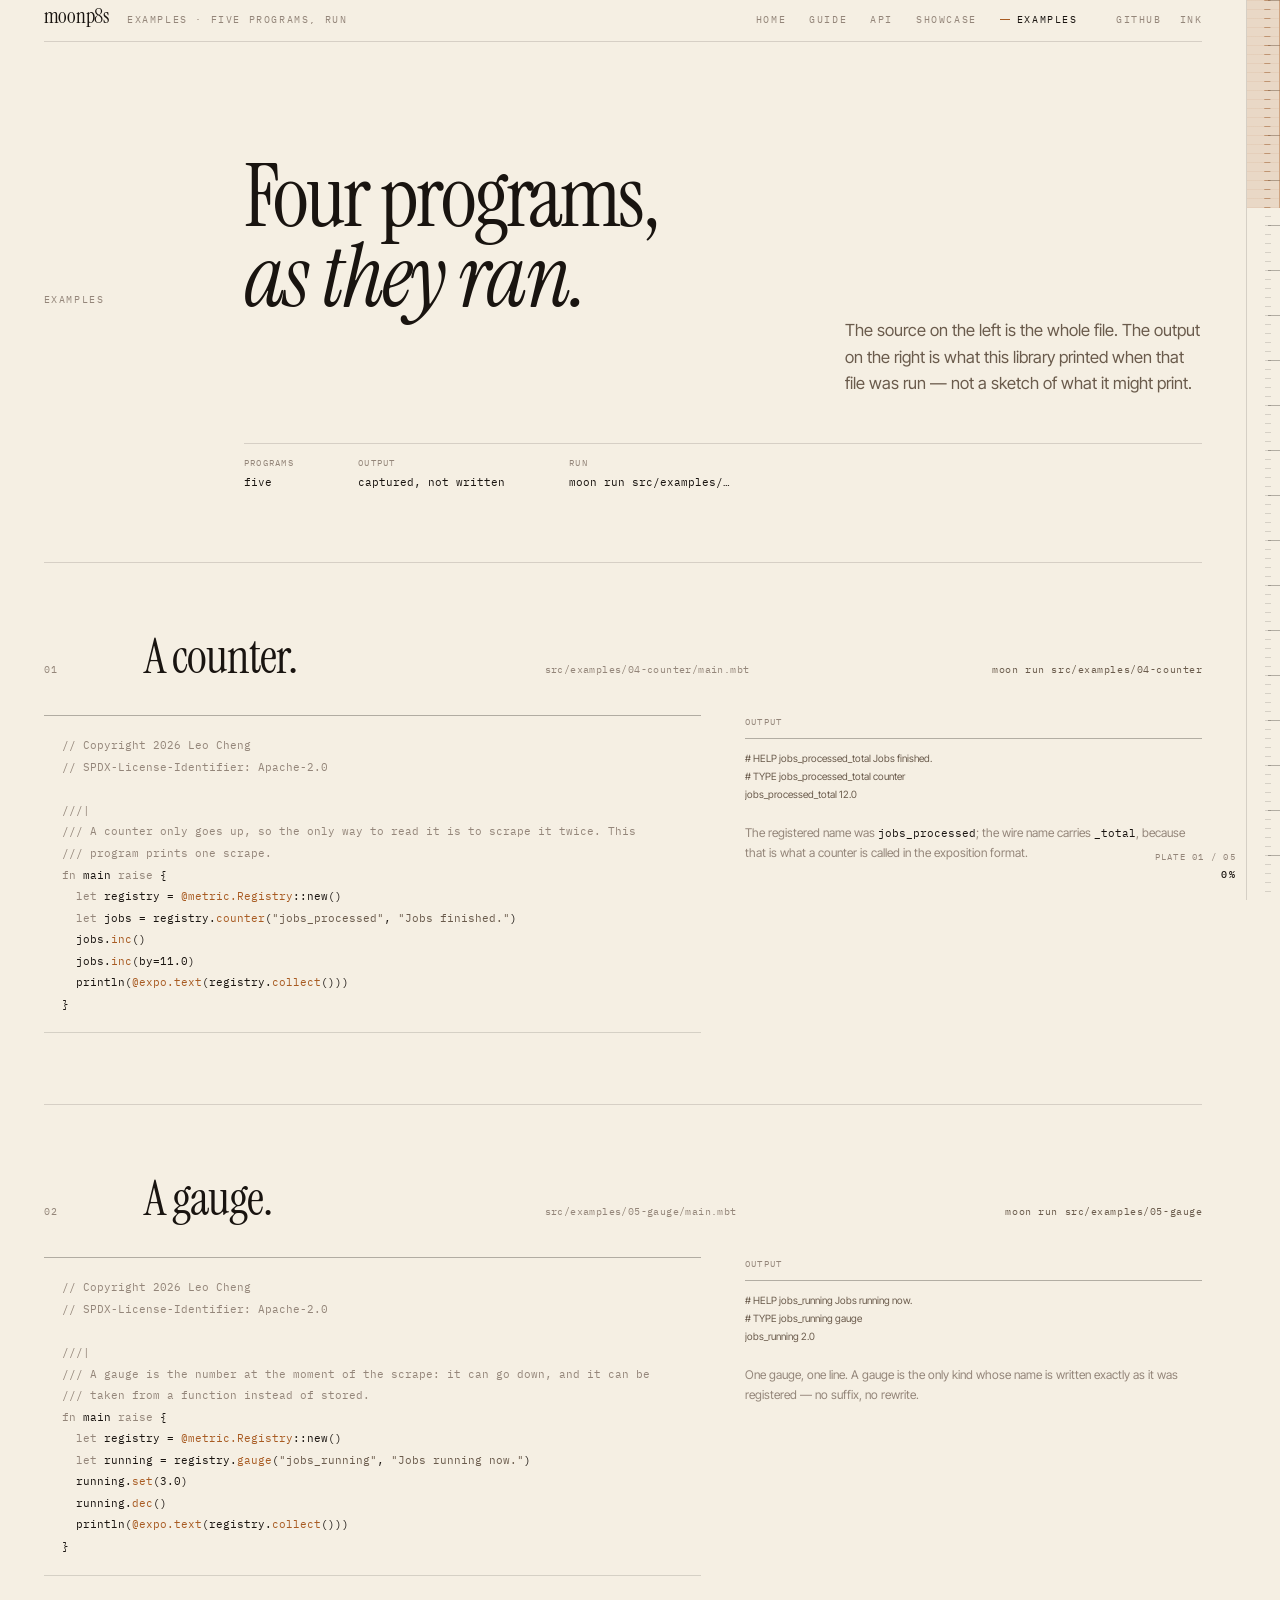
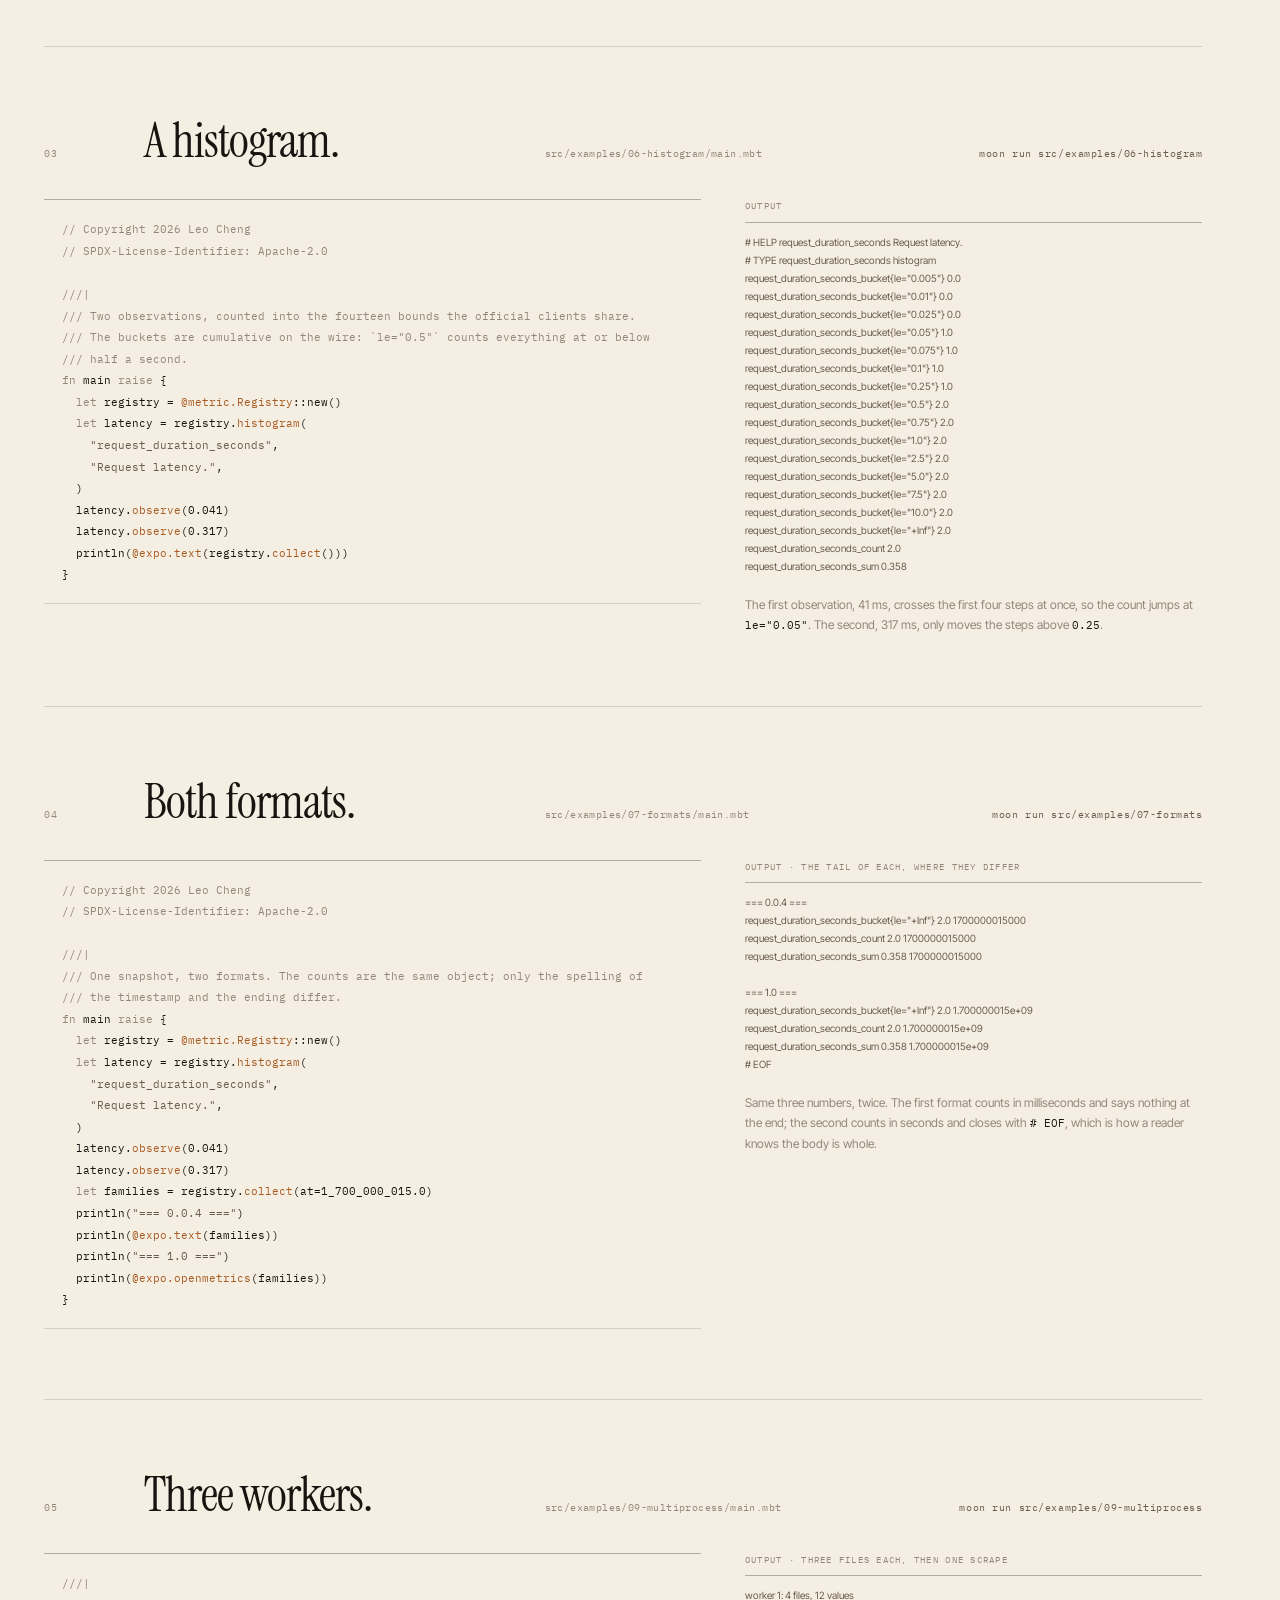
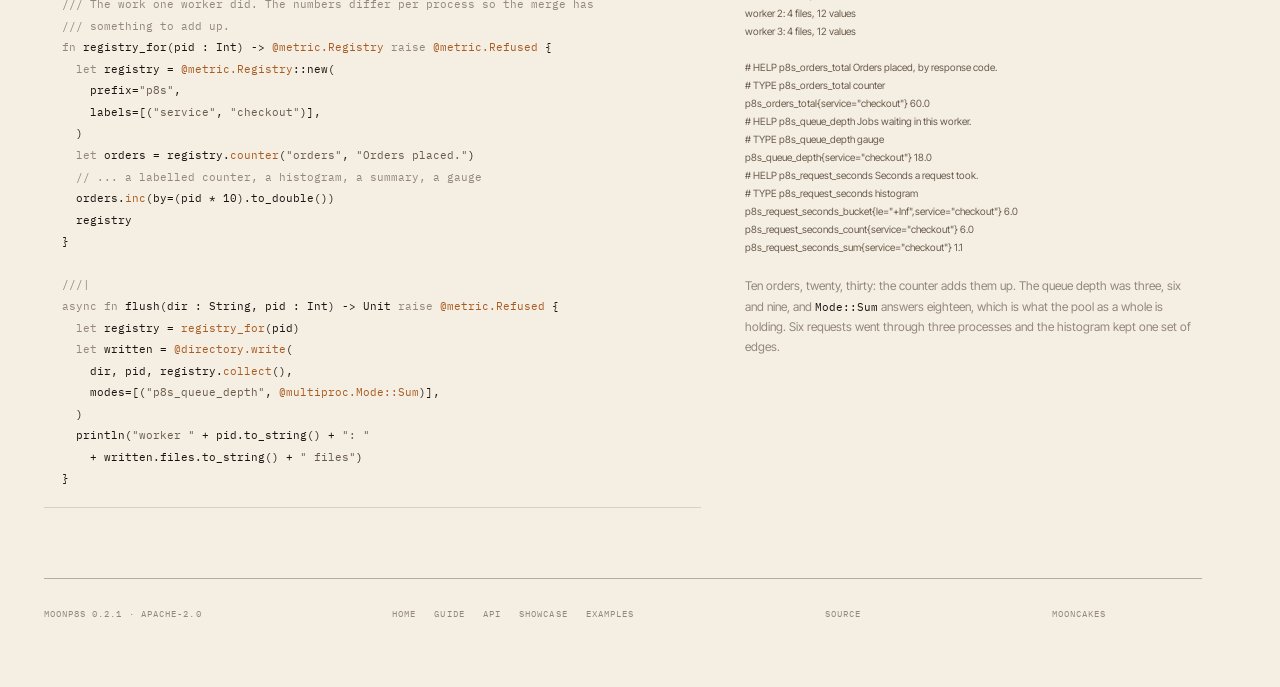
<file: docs/examples.html>
<!doctype html>
<html lang="en" data-theme="dark">
  <head>
    <meta charset="utf-8" />
    <meta name="viewport" content="width=device-width, initial-scale=1" />
    <title>Examples — moonp8s</title>
    <meta
      name="description"
      content="Four complete programs, each with the output this library printed when it ran: a counter, a gauge, a histogram, and one snapshot in both text formats."
    />
    <meta name="color-scheme" content="dark light" />
    <link
      rel="icon"
      href="data:image/svg+xml,%3Csvg xmlns='http://www.w3.org/2000/svg' viewBox='0 0 16 16'%3E%3Crect width='16' height='16' fill='%230c0a08'/%3E%3Cpath d='M3 3.5h10M3 8h10M3 12.5h10' stroke='%23f2ebe0' stroke-opacity='.3'/%3E%3Cpath d='M6 2v12' stroke='%23e9a05c'/%3E%3C/svg%3E"
    />
    <link rel="preconnect" href="https://fonts.googleapis.com" />
    <link rel="preconnect" href="https://fonts.gstatic.com" crossorigin />
    <link
      href="https://fonts.googleapis.com/css2?family=Instrument+Serif:ital@0;1&family=IBM+Plex+Mono:wght@400;500&family=Inter+Tight:wght@400;500&display=swap"
      rel="stylesheet"
    />
    <link rel="stylesheet" href="style.css" />
    <script src="theme.js"></script>
    <script src="version.js"></script>
  </head>
  <body data-ruler="page">
    <a class="skip" href="#main">Skip to the text</a>

    <div
      class="ruler"
      id="ruler"
      role="scrollbar"
      aria-controls="main"
      aria-orientation="vertical"
      aria-valuemin="0"
      aria-valuemax="100"
      aria-valuenow="0"
      aria-label="Position in the sheet"
      tabindex="0"
    >
      <div class="ruler-thumb" id="ruler-thumb"></div>
    </div>
    <div class="ruler-readout" aria-hidden="true">
      <span id="readout-window">plate 01 / 04</span>
      <b id="readout-line">0%</b>
    </div>

    <div class="sheet" id="main">
      <header class="topline">
        <span class="brand">
          <a class="wordmark" href="./">moonp8s</a>
          <span class="marginalia wide-only">Examples · five programs, run</span>
          <span class="marginalia narrow-only">Examples</span>
        </span>
        <nav class="nav" aria-label="Sections">
          <a href="./">Home</a>
          <a href="guide.html">Guide</a>
          <a href="api.html">API</a>
          <a href="showcase.html">Showcase</a>
          <a href="examples.html" aria-current="page">Examples</a>
        </nav>
        <span class="toplinks">
          <a class="toplink" href="https://github.com/moonbitstack/moonp8s">GitHub</a>
          <button class="theme" id="theme" type="button" aria-label="Switch plate">
            paper
          </button>
        </span>
      </header>

      <main>
        <section class="page-head">
          <span class="marginalia page-kicker">Examples</span>
          <h1 class="page-title">Four programs,<br /><em>as they ran.</em></h1>
          <p class="page-lede">
            The source on the left is the whole file. The output on the right is what
            this library printed when that file was run — not a sketch of what it
            might print.
          </p>
          <dl class="page-facts">
            <div><dt>Programs</dt><dd>five</dd></div>
            <div><dt>Output</dt><dd>captured, not written</dd></div>
            <div><dt>Run</dt><dd>moon run src/examples/…</dd></div>
          </dl>
        </section>

        <section class="example" id="counter" data-ruler-section="counter">
          <div class="example-head">
            <span class="plate-no">01</span>
            <h2>A counter.</h2>
            <p class="path">src/examples/04-counter/main.mbt</p>
            <p class="run">moon run src/examples/04-counter</p>
          </div>
          <div class="example-body">
            <div class="listing">
              <!-- nocheck: the file as it is -->
              <pre><code><span class="c">// Copyright 2026 Leo Cheng
// SPDX-License-Identifier: Apache-2.0</span>

<span class="c">///|
/// A counter only goes up, so the only way to read it is to scrape it twice. This
/// program prints one scrape.</span>
<span class="k">fn</span> main <span class="k">raise</span> {
  <span class="k">let</span> registry = <span class="a">@metric.Registry</span>::new()
  <span class="k">let</span> jobs = registry.<span class="a">counter</span>(<span class="s">"jobs_processed"</span>, <span class="s">"Jobs finished."</span>)
  jobs.<span class="a">inc</span>()
  jobs.<span class="a">inc</span>(by=11.0)
  println(<span class="a">@expo.text</span>(registry.<span class="a">collect</span>()))
}</code></pre>
            </div>
            <div class="example-side">
              <h3>output</h3>
              <div class="output"># HELP jobs_processed_total Jobs finished.
# TYPE jobs_processed_total counter
jobs_processed_total 12.0</div>
              <p>
                The registered name was <code>jobs_processed</code>; the wire name
                carries <code>_total</code>, because that is what a counter is called
                in the exposition format.
              </p>
            </div>
          </div>
        </section>

        <section class="example" id="gauge" data-ruler-section="gauge">
          <div class="example-head">
            <span class="plate-no">02</span>
            <h2>A gauge.</h2>
            <p class="path">src/examples/05-gauge/main.mbt</p>
            <p class="run">moon run src/examples/05-gauge</p>
          </div>
          <div class="example-body">
            <div class="listing">
              <!-- nocheck: the file as it is -->
              <pre><code><span class="c">// Copyright 2026 Leo Cheng
// SPDX-License-Identifier: Apache-2.0</span>

<span class="c">///|
/// A gauge is the number at the moment of the scrape: it can go down, and it can be
/// taken from a function instead of stored.</span>
<span class="k">fn</span> main <span class="k">raise</span> {
  <span class="k">let</span> registry = <span class="a">@metric.Registry</span>::new()
  <span class="k">let</span> running = registry.<span class="a">gauge</span>(<span class="s">"jobs_running"</span>, <span class="s">"Jobs running now."</span>)
  running.<span class="a">set</span>(3.0)
  running.<span class="a">dec</span>()
  println(<span class="a">@expo.text</span>(registry.<span class="a">collect</span>()))
}</code></pre>
            </div>
            <div class="example-side">
              <h3>output</h3>
              <div class="output"># HELP jobs_running Jobs running now.
# TYPE jobs_running gauge
jobs_running 2.0</div>
              <p>
                One gauge, one line. A gauge is the only kind whose name is written
                exactly as it was registered — no suffix, no rewrite.
              </p>
            </div>
          </div>
        </section>

        <section class="example" id="histogram" data-ruler-section="histogram">
          <div class="example-head">
            <span class="plate-no">03</span>
            <h2>A histogram.</h2>
            <p class="path">src/examples/06-histogram/main.mbt</p>
            <p class="run">moon run src/examples/06-histogram</p>
          </div>
          <div class="example-body">
            <div class="listing">
              <!-- nocheck: the file as it is -->
              <pre><code><span class="c">// Copyright 2026 Leo Cheng
// SPDX-License-Identifier: Apache-2.0</span>

<span class="c">///|
/// Two observations, counted into the fourteen bounds the official clients share.
/// The buckets are cumulative on the wire: `le="0.5"` counts everything at or below
/// half a second.</span>
<span class="k">fn</span> main <span class="k">raise</span> {
  <span class="k">let</span> registry = <span class="a">@metric.Registry</span>::new()
  <span class="k">let</span> latency = registry.<span class="a">histogram</span>(
    <span class="s">"request_duration_seconds"</span>,
    <span class="s">"Request latency."</span>,
  )
  latency.<span class="a">observe</span>(0.041)
  latency.<span class="a">observe</span>(0.317)
  println(<span class="a">@expo.text</span>(registry.<span class="a">collect</span>()))
}</code></pre>
            </div>
            <div class="example-side">
              <h3>output</h3>
              <div class="output"># HELP request_duration_seconds Request latency.
# TYPE request_duration_seconds histogram
request_duration_seconds_bucket{le="0.005"} 0.0
request_duration_seconds_bucket{le="0.01"} 0.0
request_duration_seconds_bucket{le="0.025"} 0.0
request_duration_seconds_bucket{le="0.05"} 1.0
request_duration_seconds_bucket{le="0.075"} 1.0
request_duration_seconds_bucket{le="0.1"} 1.0
request_duration_seconds_bucket{le="0.25"} 1.0
request_duration_seconds_bucket{le="0.5"} 2.0
request_duration_seconds_bucket{le="0.75"} 2.0
request_duration_seconds_bucket{le="1.0"} 2.0
request_duration_seconds_bucket{le="2.5"} 2.0
request_duration_seconds_bucket{le="5.0"} 2.0
request_duration_seconds_bucket{le="7.5"} 2.0
request_duration_seconds_bucket{le="10.0"} 2.0
request_duration_seconds_bucket{le="+Inf"} 2.0
request_duration_seconds_count 2.0
request_duration_seconds_sum 0.358</div>
              <p>
                The first observation, 41 ms, crosses the first four steps at once, so
                the count jumps at <code>le="0.05"</code>. The second, 317 ms, only
                moves the steps above <code>0.25</code>.
              </p>
            </div>
          </div>
        </section>

        <section class="example" id="formats" data-ruler-section="both formats">
          <div class="example-head">
            <span class="plate-no">04</span>
            <h2>Both formats.</h2>
            <p class="path">src/examples/07-formats/main.mbt</p>
            <p class="run">moon run src/examples/07-formats</p>
          </div>
          <div class="example-body">
            <div class="listing">
              <!-- nocheck: the file as it is -->
              <pre><code><span class="c">// Copyright 2026 Leo Cheng
// SPDX-License-Identifier: Apache-2.0</span>

<span class="c">///|
/// One snapshot, two formats. The counts are the same object; only the spelling of
/// the timestamp and the ending differ.</span>
<span class="k">fn</span> main <span class="k">raise</span> {
  <span class="k">let</span> registry = <span class="a">@metric.Registry</span>::new()
  <span class="k">let</span> latency = registry.<span class="a">histogram</span>(
    <span class="s">"request_duration_seconds"</span>,
    <span class="s">"Request latency."</span>,
  )
  latency.<span class="a">observe</span>(0.041)
  latency.<span class="a">observe</span>(0.317)
  <span class="k">let</span> families = registry.<span class="a">collect</span>(at=1_700_000_015.0)
  println(<span class="s">"=== 0.0.4 ==="</span>)
  println(<span class="a">@expo.text</span>(families))
  println(<span class="s">"=== 1.0 ==="</span>)
  println(<span class="a">@expo.openmetrics</span>(families))
}</code></pre>
            </div>
            <div class="example-side">
              <h3>output · the tail of each, where they differ</h3>
              <div class="output">=== 0.0.4 ===
request_duration_seconds_bucket{le="+Inf"} 2.0 1700000015000
request_duration_seconds_count 2.0 1700000015000
request_duration_seconds_sum 0.358 1700000015000

=== 1.0 ===
request_duration_seconds_bucket{le="+Inf"} 2.0 1.700000015e+09
request_duration_seconds_count 2.0 1.700000015e+09
request_duration_seconds_sum 0.358 1.700000015e+09
# EOF</div>
              <p>
                Same three numbers, twice. The first format counts in milliseconds and
                says nothing at the end; the second counts in seconds and closes with
                <code># EOF</code>, which is how a reader knows the body is whole.
              </p>
            </div>
          </div>
        </section>
        <section class="example" id="multiprocess" data-ruler-section="several processes">
          <div class="example-head">
            <span class="plate-no">05</span>
            <h2>Three workers.</h2>
            <p class="path">src/examples/09-multiprocess/main.mbt</p>
            <p class="run">moon run src/examples/09-multiprocess</p>
          </div>
          <div class="example-body">
            <div class="listing">
              <!-- nocheck: an excerpt of the file -->
              <pre><code><span class="c">///|
/// The work one worker did. The numbers differ per process so the merge has
/// something to add up.</span>
<span class="k">fn</span> registry_for(pid : Int) -&gt; <span class="a">@metric.Registry</span> <span class="k">raise</span> <span class="a">@metric.Refused</span> {
  <span class="k">let</span> registry = <span class="a">@metric.Registry</span>::new(
    prefix=<span class="s">"p8s"</span>,
    labels=[(<span class="s">"service"</span>, <span class="s">"checkout"</span>)],
  )
  <span class="k">let</span> orders = registry.<span class="a">counter</span>(<span class="s">"orders"</span>, <span class="s">"Orders placed."</span>)
  <span class="c">// ... a labelled counter, a histogram, a summary, a gauge</span>
  orders.<span class="a">inc</span>(by=(pid * 10).to_double())
  registry
}

<span class="c">///|</span>
<span class="k">async fn</span> flush(dir : String, pid : Int) -&gt; Unit <span class="k">raise</span> <span class="a">@metric.Refused</span> {
  <span class="k">let</span> registry = <span class="a">registry_for</span>(pid)
  <span class="k">let</span> written = <span class="a">@directory.write</span>(
    dir, pid, registry.<span class="a">collect</span>(),
    modes=[(<span class="s">"p8s_queue_depth"</span>, <span class="a">@multiproc.Mode::Sum</span>)],
  )
  println(<span class="s">"worker "</span> + pid.to_string() + <span class="s">": "</span>
    + written.files.to_string() + <span class="s">" files"</span>)
}</code></pre>
            </div>
            <div class="example-side">
              <h3>output · three files each, then one scrape</h3>
              <div class="output">worker 1: 4 files, 12 values
worker 2: 4 files, 12 values
worker 3: 4 files, 12 values

# HELP p8s_orders_total Orders placed, by response code.
# TYPE p8s_orders_total counter
p8s_orders_total{service="checkout"} 60.0
# HELP p8s_queue_depth Jobs waiting in this worker.
# TYPE p8s_queue_depth gauge
p8s_queue_depth{service="checkout"} 18.0
# HELP p8s_request_seconds Seconds a request took.
# TYPE p8s_request_seconds histogram
p8s_request_seconds_bucket{le="+Inf",service="checkout"} 6.0
p8s_request_seconds_count{service="checkout"} 6.0
p8s_request_seconds_sum{service="checkout"} 1.1</div>
              <p>
                Ten orders, twenty, thirty: the counter adds them up. The queue depth
                was three, six and nine, and <code>Mode::Sum</code> answers eighteen,
                which is what the pool as a whole is holding. Six requests went
                through three processes and the histogram kept one set of edges.
              </p>
            </div>
          </div>
        </section>
      </main>

      <footer class="foot">
        <span>moonp8s <span data-version>—</span> · Apache-2.0</span>
        <nav aria-label="Footer">
          <a href="./">Home</a>
          <a href="guide.html">Guide</a>
          <a href="api.html">API</a>
          <a href="showcase.html">Showcase</a>
          <a href="examples.html">Examples</a>
        </nav>
        <a href="https://github.com/moonbitstack/moonp8s">source</a>
        <a href="https://mooncakes.io/docs/moonbitstack/moonp8s">mooncakes</a>
      </footer>
    </div>

    <script type="module" src="site.js"></script>
  </body>
</html>
</file>
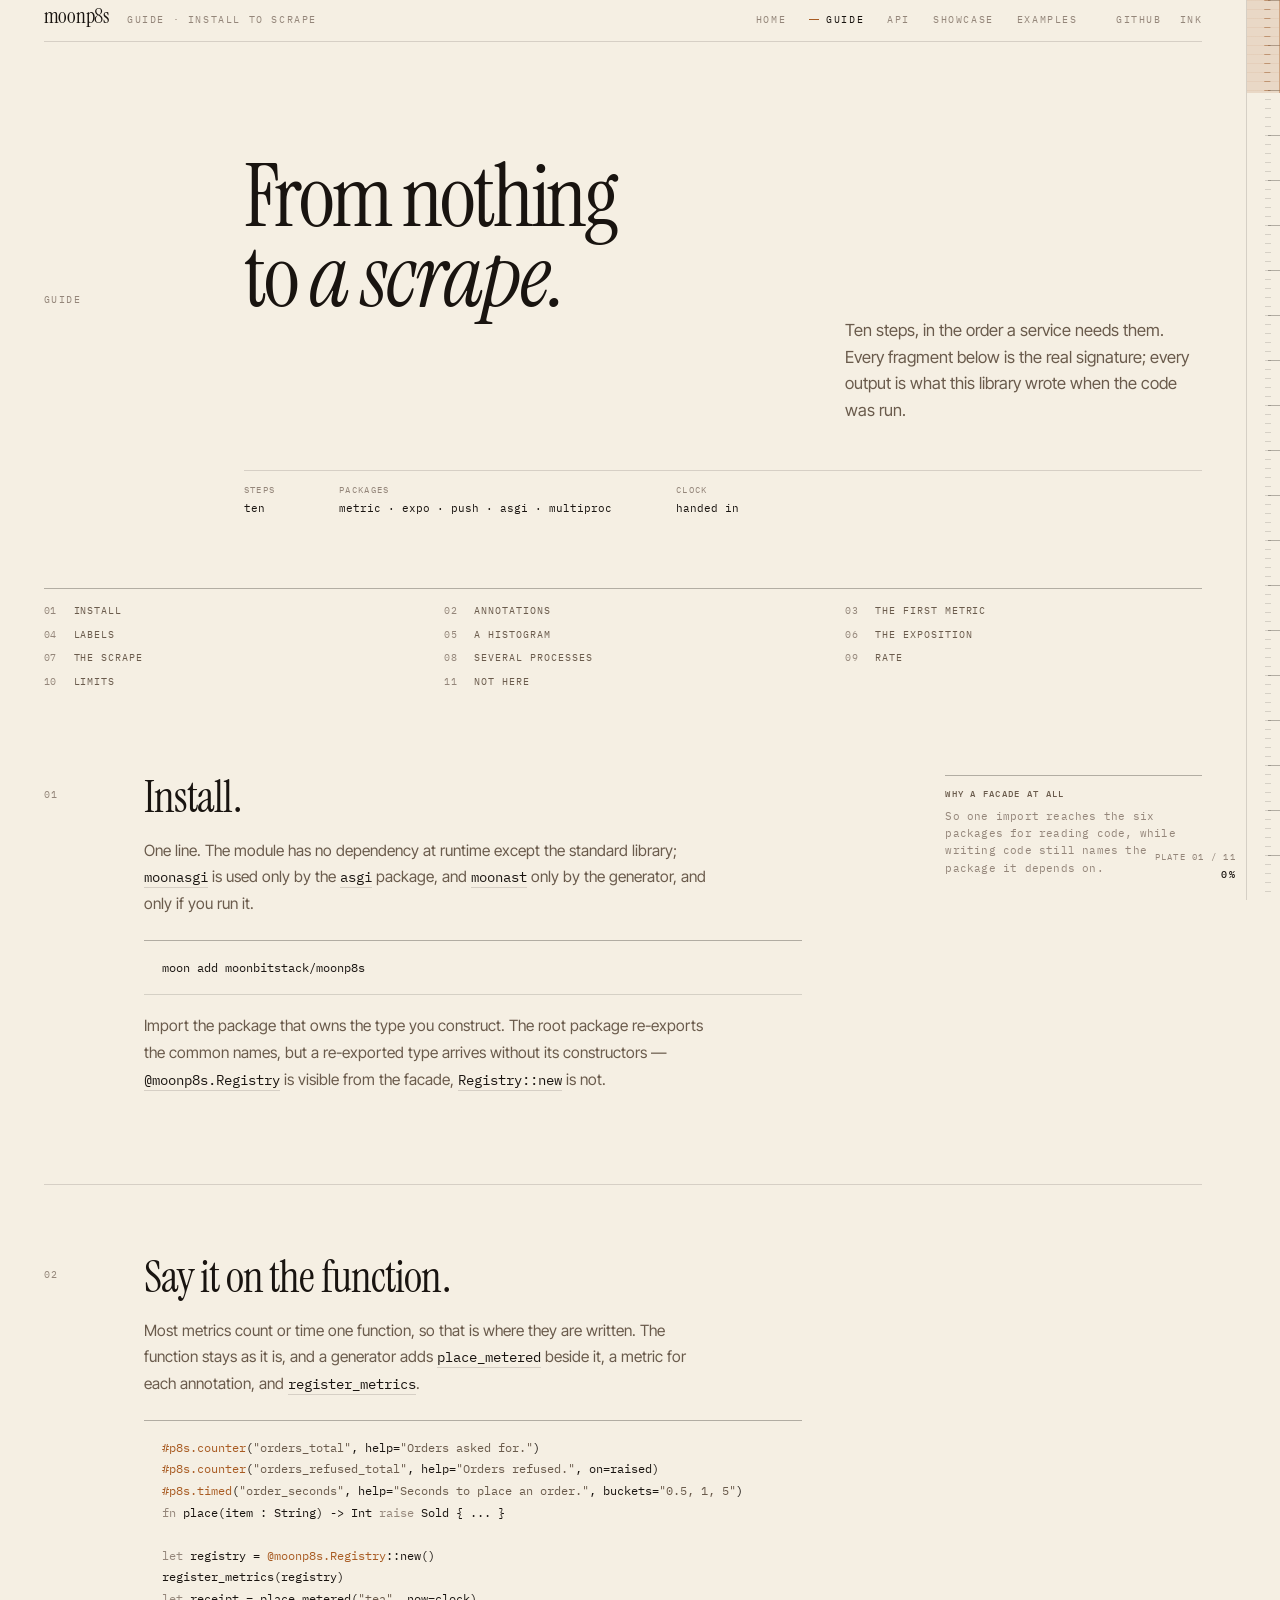
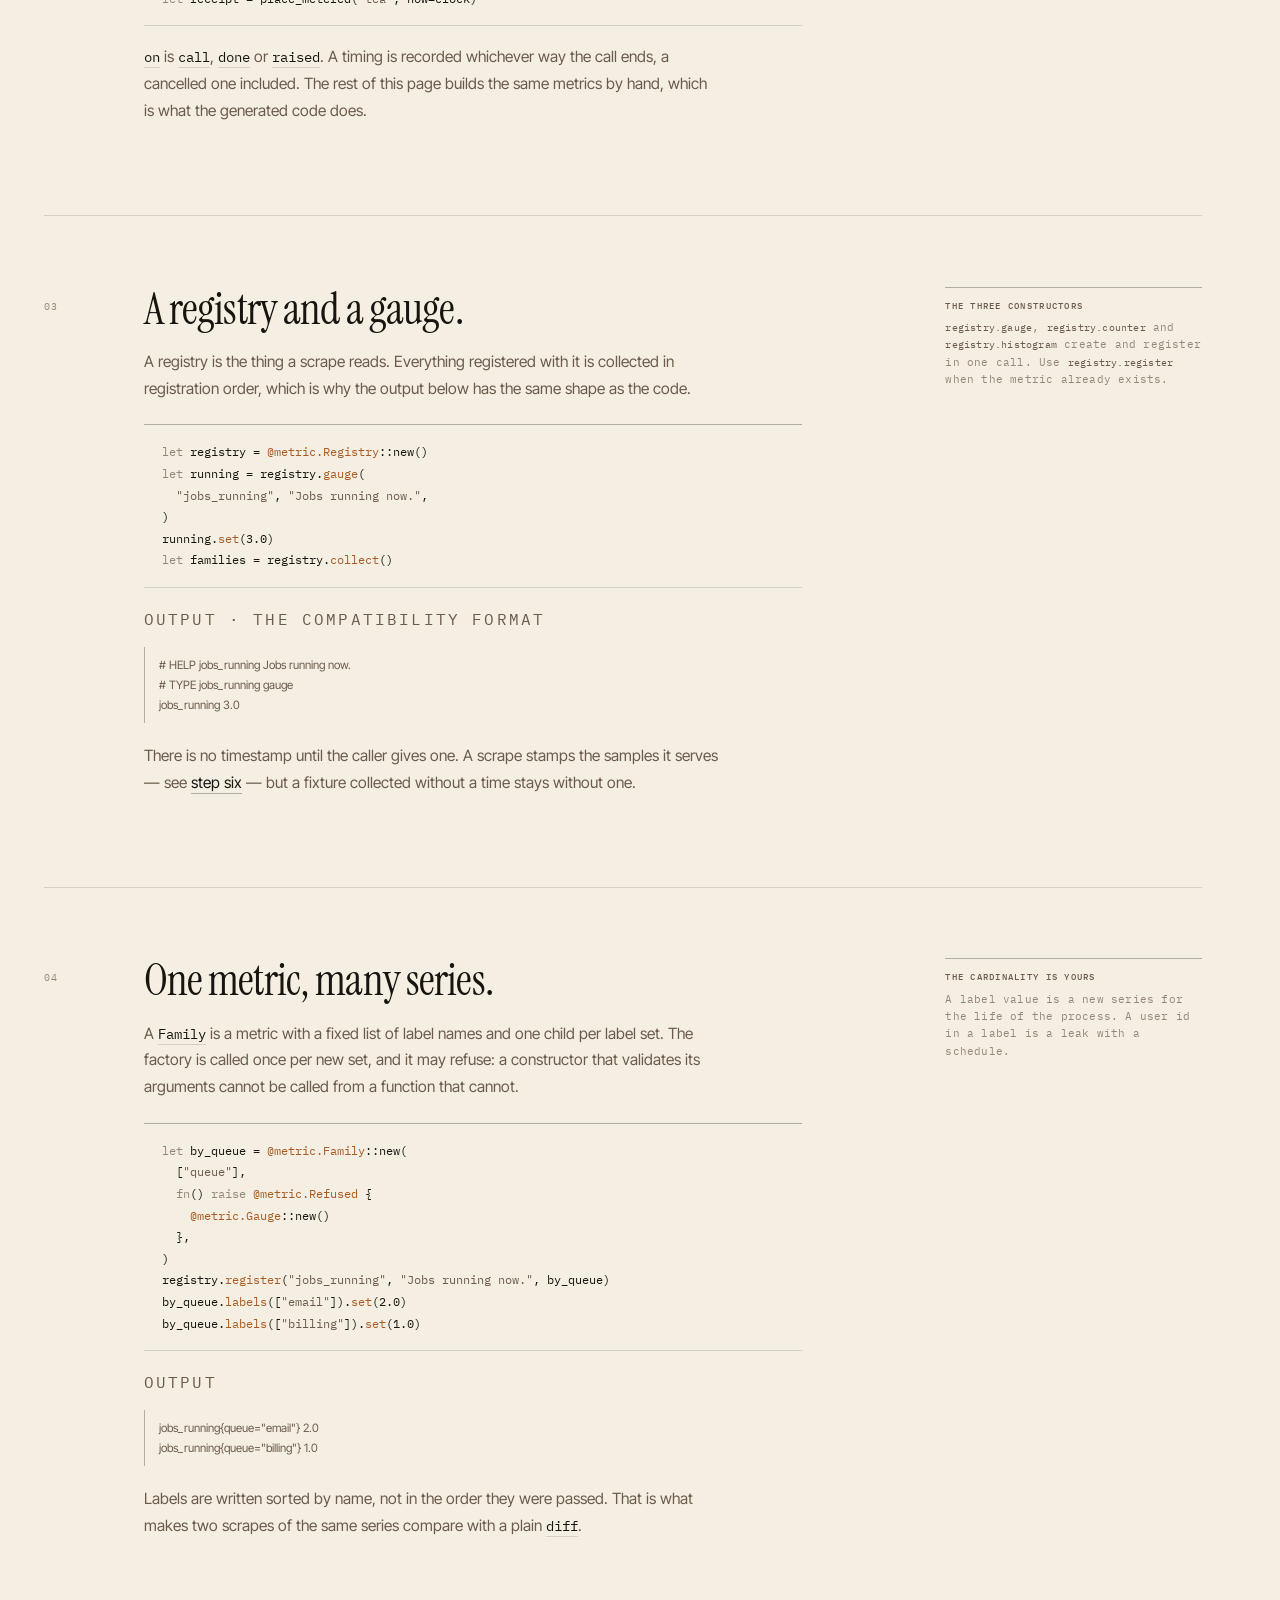
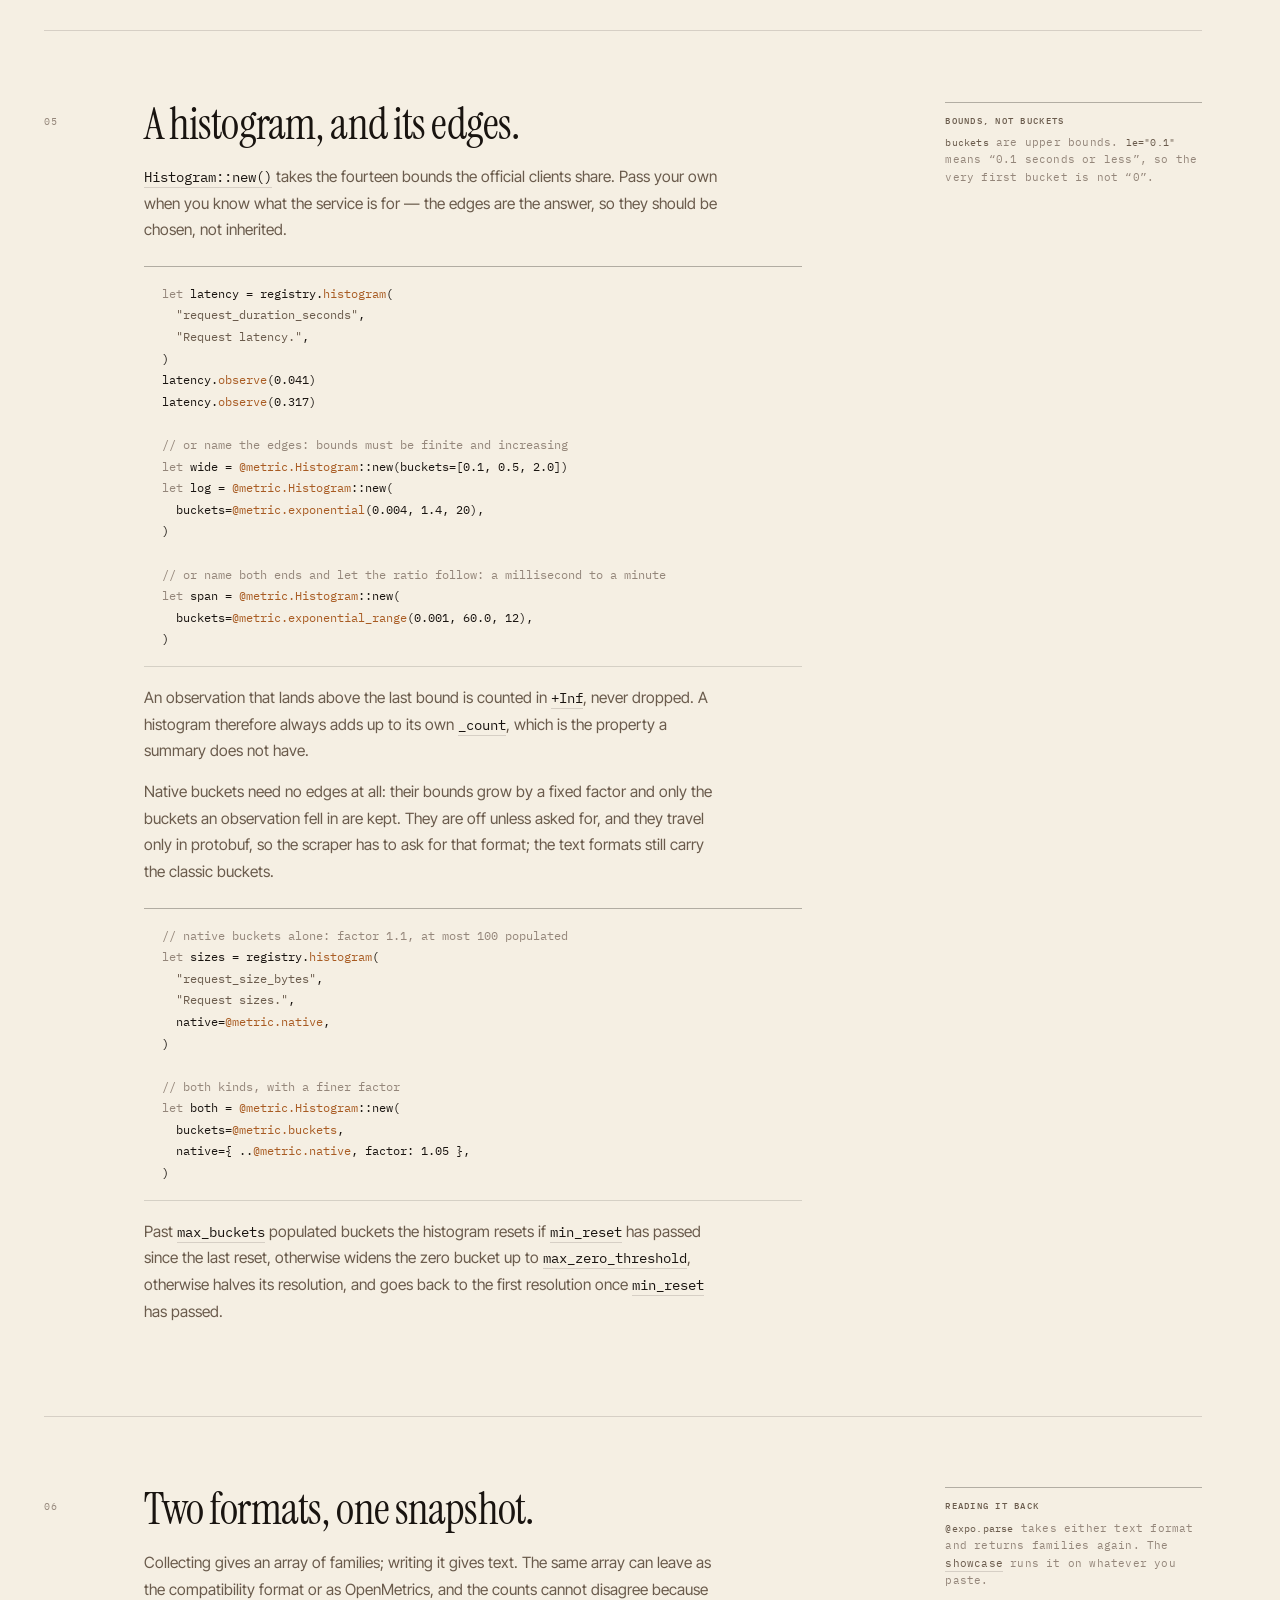
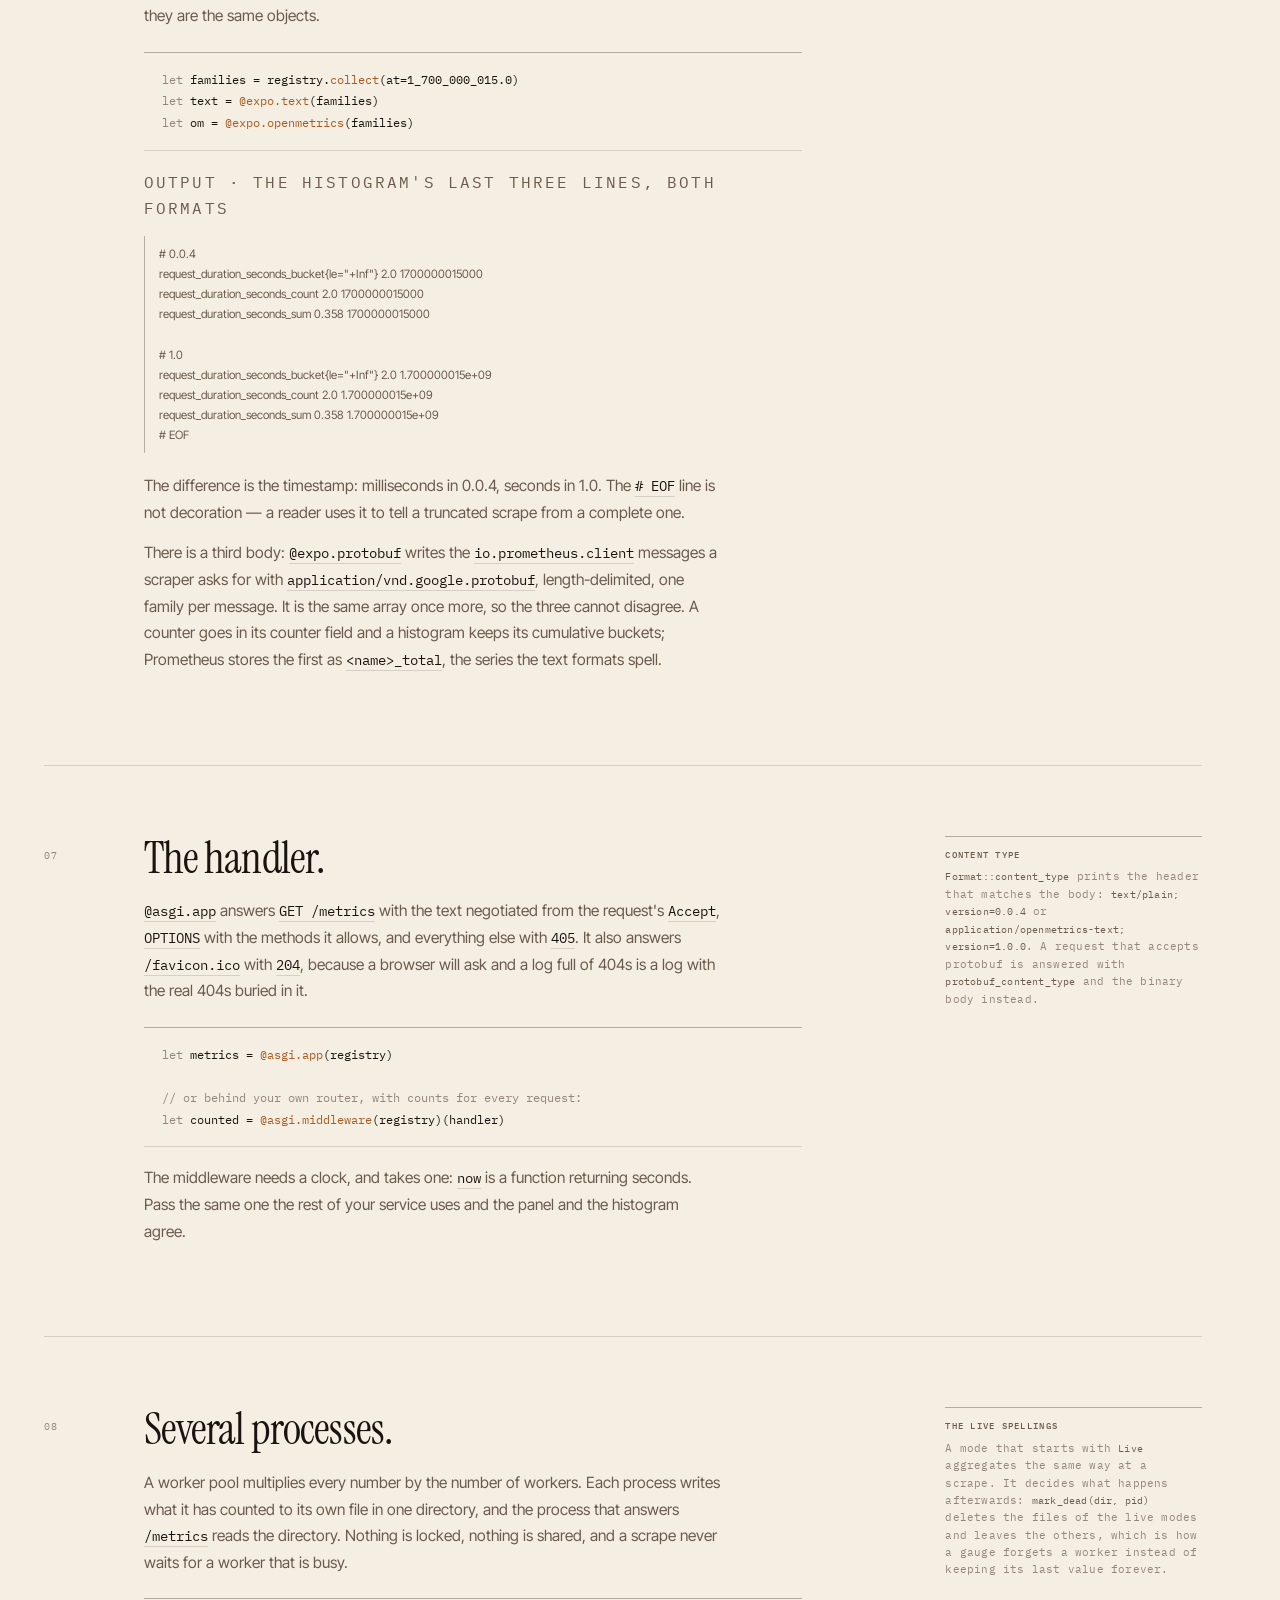
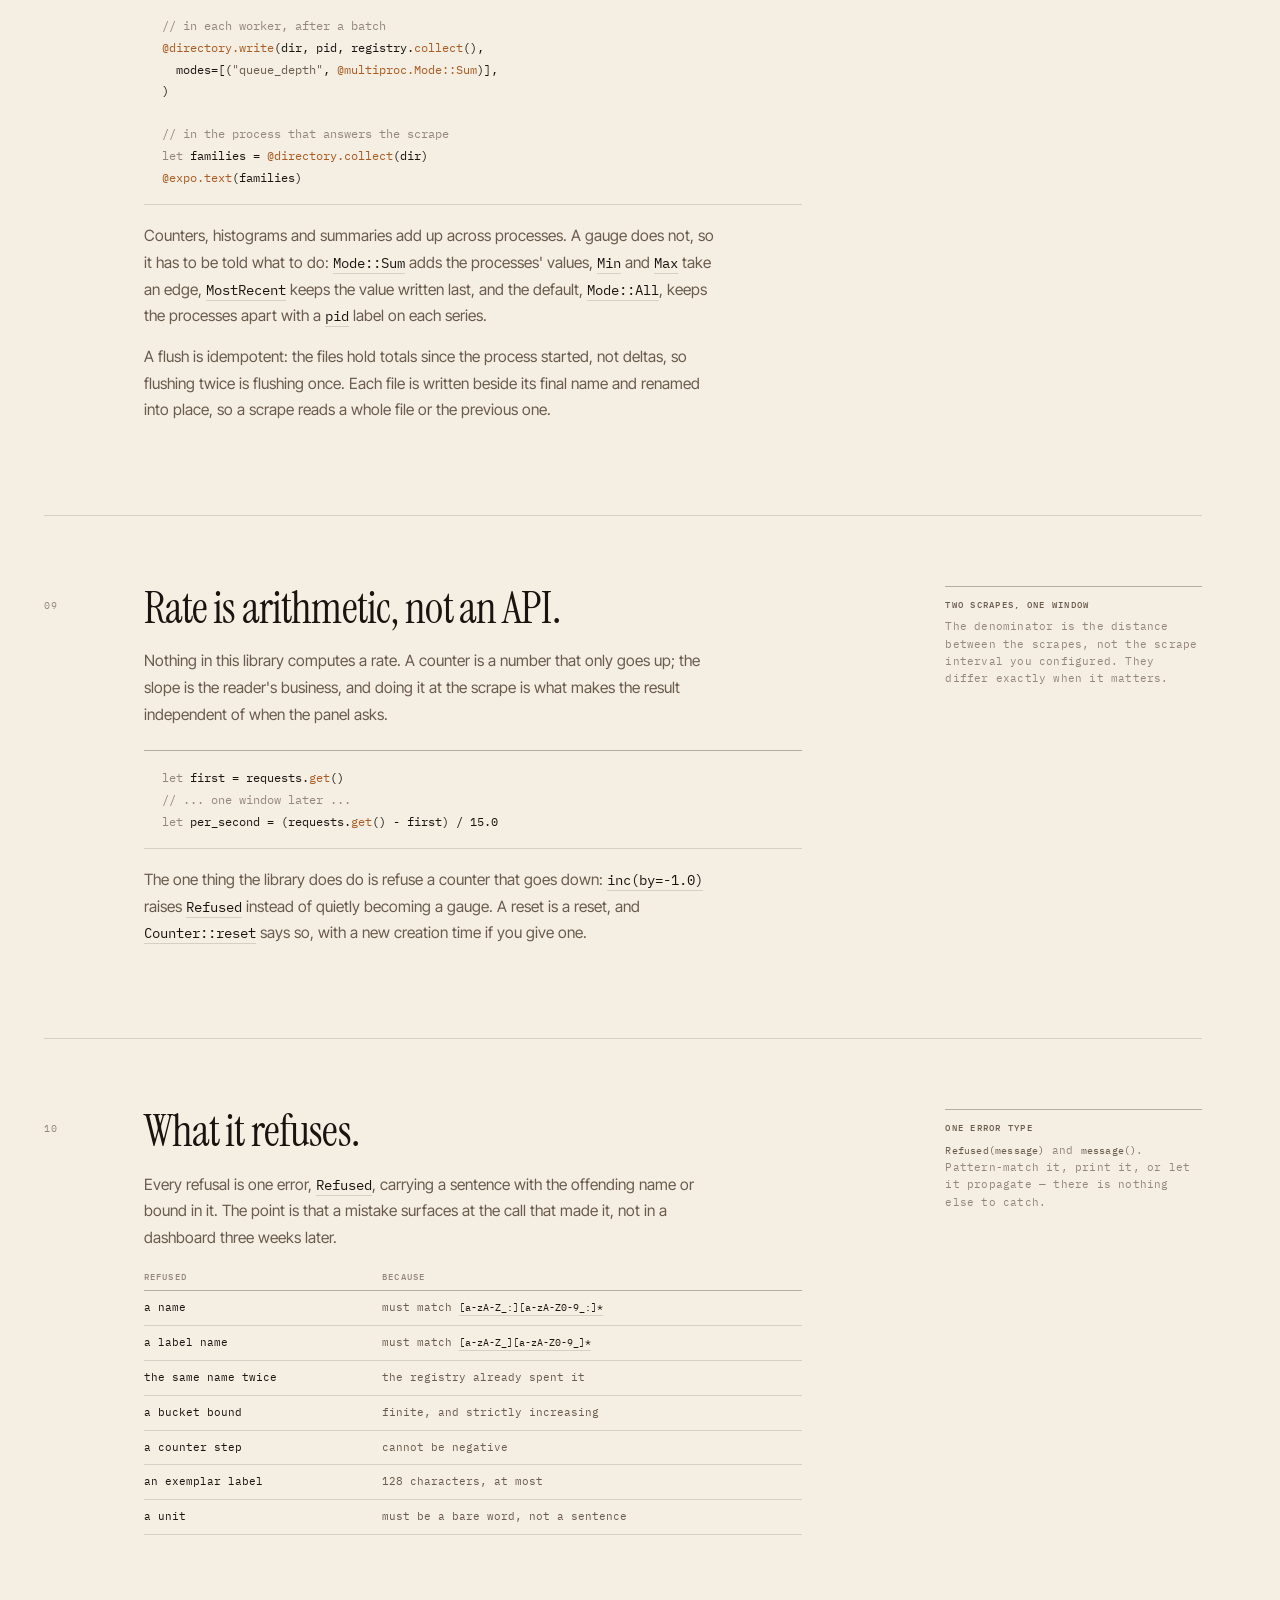
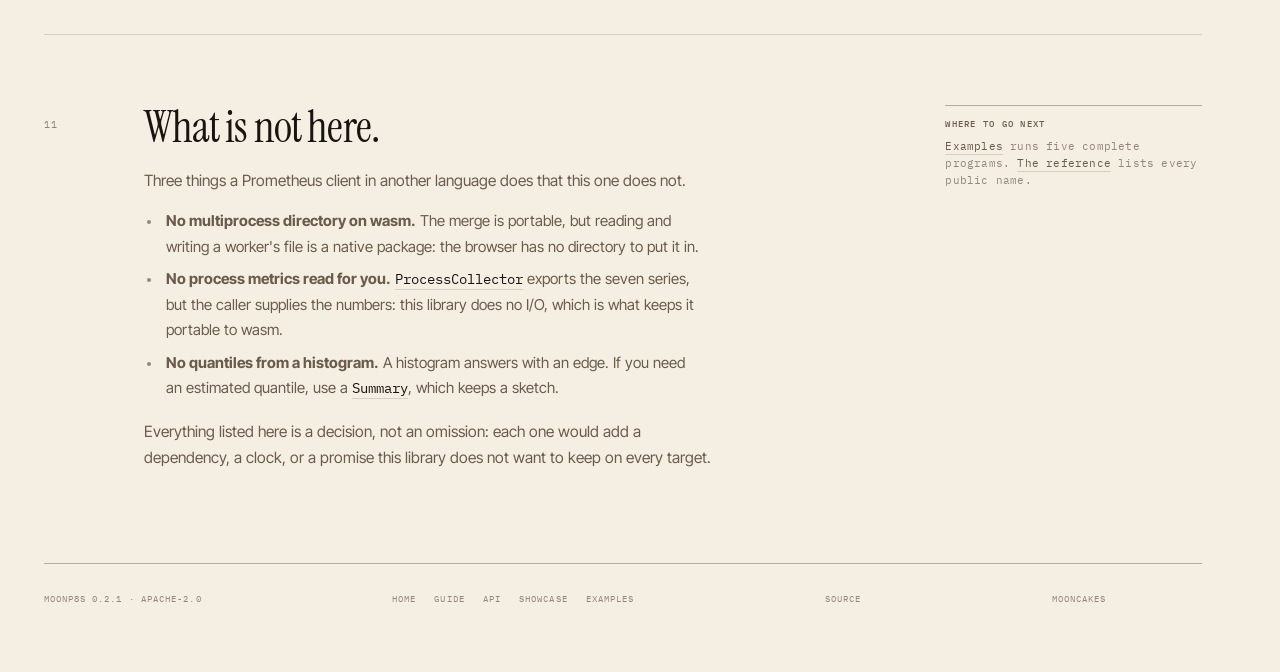
<file: docs/guide.html>
<!doctype html>
<html lang="en" data-theme="dark">
  <head>
    <meta charset="utf-8" />
    <meta name="viewport" content="width=device-width, initial-scale=1" />
    <title>Guide — moonp8s</title>
    <meta
      name="description"
      content="From an empty registry to a scrape: the first metric, labels, a histogram, the two text formats and the protobuf body, the handler, rate, and the limits of the model."
    />
    <meta name="color-scheme" content="dark light" />
    <link
      rel="icon"
      href="data:image/svg+xml,%3Csvg xmlns='http://www.w3.org/2000/svg' viewBox='0 0 16 16'%3E%3Crect width='16' height='16' fill='%230c0a08'/%3E%3Cpath d='M3 3.5h10M3 8h10M3 12.5h10' stroke='%23f2ebe0' stroke-opacity='.3'/%3E%3Cpath d='M6 2v12' stroke='%23e9a05c'/%3E%3C/svg%3E"
    />
    <link rel="preconnect" href="https://fonts.googleapis.com" />
    <link rel="preconnect" href="https://fonts.gstatic.com" crossorigin />
    <link
      href="https://fonts.googleapis.com/css2?family=Instrument+Serif:ital@0;1&family=IBM+Plex+Mono:wght@400;500&family=Inter+Tight:wght@400;500&display=swap"
      rel="stylesheet"
    />
    <link rel="stylesheet" href="style.css" />
    <script src="theme.js"></script>
    <script src="version.js"></script>
  </head>
  <body data-ruler="page">
    <a class="skip" href="#main">Skip to the text</a>

    <div
      class="ruler"
      id="ruler"
      role="scrollbar"
      aria-controls="main"
      aria-orientation="vertical"
      aria-valuemin="0"
      aria-valuemax="100"
      aria-valuenow="0"
      aria-label="Position in the sheet"
      tabindex="0"
    >
      <div class="ruler-thumb" id="ruler-thumb"></div>
    </div>
    <div class="ruler-readout" aria-hidden="true">
      <span id="readout-window">plate 01 / 10</span>
      <b id="readout-line">0%</b>
    </div>

    <div class="sheet" id="main">
      <header class="topline">
        <span class="brand">
          <a class="wordmark" href="./">moonp8s</a>
          <span class="marginalia wide-only">Guide · install to scrape</span>
          <span class="marginalia narrow-only">Guide</span>
        </span>
        <nav class="nav" aria-label="Sections">
          <a href="./">Home</a>
          <a href="guide.html" aria-current="page">Guide</a>
          <a href="api.html">API</a>
          <a href="showcase.html">Showcase</a>
          <a href="examples.html">Examples</a>
        </nav>
        <span class="toplinks">
          <a class="toplink" href="https://github.com/moonbitstack/moonp8s">GitHub</a>
          <button class="theme" id="theme" type="button" aria-label="Switch plate">
            paper
          </button>
        </span>
      </header>

      <main>
        <section class="page-head">
          <span class="marginalia page-kicker">Guide</span>
          <h1 class="page-title">From nothing<br />to <em>a scrape.</em></h1>
          <p class="page-lede">
            Ten steps, in the order a service needs them. Every fragment below is
            the real signature; every output is what this library wrote when the
            code was run.
          </p>
          <dl class="page-facts">
            <div><dt>Steps</dt><dd>ten</dd></div>
            <div><dt>Packages</dt><dd>metric · expo · push · asgi · multiproc</dd></div>
            <div><dt>Clock</dt><dd>handed in</dd></div>
          </dl>
        </section>

        <nav class="doc-toc" aria-label="Steps">
          <a href="#install"><span>01</span>install</a>
          <a href="#annotations"><span>02</span>annotations</a>
          <a href="#first"><span>03</span>the first metric</a>
          <a href="#labels"><span>04</span>labels</a>
          <a href="#histogram"><span>05</span>a histogram</a>
          <a href="#exposition"><span>06</span>the exposition</a>
          <a href="#scrape"><span>07</span>the scrape</a>
          <a href="#several"><span>08</span>several processes</a>
          <a href="#rate"><span>09</span>rate</a>
          <a href="#limits"><span>10</span>limits</a>
          <a href="#not-here"><span>11</span>not here</a>
        </nav>

        <section class="doc-section" id="install" data-ruler-section="install">
          <div class="doc-mark"><span class="plate-no">01</span></div>
          <div class="doc-body">
            <h2>Install.</h2>
            <p>
              One line. The module has no dependency at runtime except the standard
              library; <code>moonasgi</code> is used only by the <code>asgi</code>
              package, and <code>moonast</code> only by the generator, and only if you
              run it.
            </p>
            <!-- nocheck: a command, not a program -->
            <pre><code>moon add moonbitstack/moonp8s</code></pre>
            <p>
              Import the package that owns the type you construct. The root package
              re-exports the common names, but a re-exported type arrives without its
              constructors — <code>@moonp8s.Registry</code> is visible from the
              facade, <code>Registry::new</code> is not.
            </p>
          </div>
          <aside class="doc-aside">
            <b>Why a facade at all</b>
            <p>
              So one import reaches the six packages for reading code, while writing
              code still names the package it depends on.
            </p>
          </aside>
        </section>

        <section class="doc-section" id="annotations" data-ruler-section="annotations">
          <div class="doc-mark"><span class="plate-no">02</span></div>
          <div class="doc-body">
            <h2>Say it on the function.</h2>
            <p>
              Most metrics count or time one function, so that is where they are
              written. The function stays as it is, and a generator adds
              <code>place_metered</code> beside it, a metric for each annotation, and
              <code>register_metrics</code>.
            </p>
            <!-- nocheck: a fragment, not a program -->
            <pre><code><span class="a">#p8s.counter</span>(<span class="s">"orders_total"</span>, help=<span class="s">"Orders asked for."</span>)
<span class="a">#p8s.counter</span>(<span class="s">"orders_refused_total"</span>, help=<span class="s">"Orders refused."</span>, on=raised)
<span class="a">#p8s.timed</span>(<span class="s">"order_seconds"</span>, help=<span class="s">"Seconds to place an order."</span>, buckets=<span class="s">"0.5, 1, 5"</span>)
<span class="k">fn</span> place(item : String) -&gt; Int <span class="k">raise</span> Sold { ... }

<span class="k">let</span> registry = <span class="a">@moonp8s.Registry</span>::new()
register_metrics(registry)
<span class="k">let</span> receipt = place_metered(<span class="s">"tea"</span>, now=clock)</code></pre>
            <p>
              <code>on</code> is <code>call</code>, <code>done</code> or
              <code>raised</code>. A timing is recorded whichever way the call ends, a
              cancelled one included. The rest of this page builds the same metrics by
              hand, which is what the generated code does.
            </p>
          </div>
        </section>

        <section class="doc-section" id="first" data-ruler-section="first metric">
          <div class="doc-mark"><span class="plate-no">03</span></div>
          <div class="doc-body">
            <h2>A registry and a gauge.</h2>
            <p>
              A registry is the thing a scrape reads. Everything registered with it is
              collected in registration order, which is why the output below has the
              same shape as the code.
            </p>
            <!-- nocheck: a fragment, not a program -->
            <pre><code><span class="k">let</span> registry = <span class="a">@metric.Registry</span>::new()
<span class="k">let</span> running = registry.<span class="a">gauge</span>(
  <span class="s">"jobs_running"</span>, <span class="s">"Jobs running now."</span>,
)
running.<span class="a">set</span>(3.0)
<span class="k">let</span> families = registry.<span class="a">collect</span>()</code></pre>
            <p class="output-label">output · the compatibility format</p>
            <div class="output"># HELP jobs_running Jobs running now.
# TYPE jobs_running gauge
jobs_running 3.0</div>
            <p>
              There is no timestamp until the caller gives one. A scrape stamps the
              samples it serves — see <a href="#scrape">step six</a> — but a fixture
              collected without a time stays without one.
            </p>
          </div>
          <aside class="doc-aside">
            <b>The three constructors</b>
            <p>
              <code>registry.gauge</code>, <code>registry.counter</code> and
              <code>registry.histogram</code> create and register in one call. Use
              <code>registry.register</code> when the metric already exists.
            </p>
          </aside>
        </section>

        <section class="doc-section" id="labels" data-ruler-section="labels">
          <div class="doc-mark"><span class="plate-no">04</span></div>
          <div class="doc-body">
            <h2>One metric, many series.</h2>
            <p>
              A <code>Family</code> is a metric with a fixed list of label names and
              one child per label set. The factory is called once per new set, and it
              may refuse: a constructor that validates its arguments cannot be called
              from a function that cannot.
            </p>
            <!-- nocheck: a fragment, not a program -->
            <pre><code><span class="k">let</span> by_queue = <span class="a">@metric.Family</span>::new(
  [<span class="s">"queue"</span>],
  <span class="k">fn</span>() <span class="k">raise</span> <span class="a">@metric.Refused</span> {
    <span class="a">@metric.Gauge</span>::new()
  },
)
registry.<span class="a">register</span>(<span class="s">"jobs_running"</span>, <span class="s">"Jobs running now."</span>, by_queue)
by_queue.<span class="a">labels</span>([<span class="s">"email"</span>]).<span class="a">set</span>(2.0)
by_queue.<span class="a">labels</span>([<span class="s">"billing"</span>]).<span class="a">set</span>(1.0)</code></pre>
            <p class="output-label">output</p>
            <div class="output">jobs_running{queue="email"} 2.0
jobs_running{queue="billing"} 1.0</div>
            <p>
              Labels are written sorted by name, not in the order they were passed.
              That is what makes two scrapes of the same series compare with a plain
              <code>diff</code>.
            </p>
          </div>
          <aside class="doc-aside">
            <b>The cardinality is yours</b>
            <p>
              A label value is a new series for the life of the process. A user id in
              a label is a leak with a schedule.
            </p>
          </aside>
        </section>

        <section class="doc-section" id="histogram" data-ruler-section="histogram">
          <div class="doc-mark"><span class="plate-no">05</span></div>
          <div class="doc-body">
            <h2>A histogram, and its edges.</h2>
            <p>
              <code>Histogram::new()</code> takes the fourteen bounds the official
              clients share. Pass your own when you know what the service is for —
              the edges are the answer, so they should be chosen, not inherited.
            </p>
            <!-- nocheck: a fragment, not a program -->
            <pre><code><span class="k">let</span> latency = registry.<span class="a">histogram</span>(
  <span class="s">"request_duration_seconds"</span>,
  <span class="s">"Request latency."</span>,
)
latency.<span class="a">observe</span>(0.041)
latency.<span class="a">observe</span>(0.317)

<span class="c">// or name the edges: bounds must be finite and increasing</span>
<span class="k">let</span> wide = <span class="a">@metric.Histogram</span>::new(buckets=[0.1, 0.5, 2.0])
<span class="k">let</span> log = <span class="a">@metric.Histogram</span>::new(
  buckets=<span class="a">@metric.exponential</span>(0.004, 1.4, 20),
)

<span class="c">// or name both ends and let the ratio follow: a millisecond to a minute</span>
<span class="k">let</span> span = <span class="a">@metric.Histogram</span>::new(
  buckets=<span class="a">@metric.exponential_range</span>(0.001, 60.0, 12),
)</code></pre>
            <p>
              An observation that lands above the last bound is counted in
              <code>+Inf</code>, never dropped. A histogram therefore always adds up
              to its own <code>_count</code>, which is the property a summary does not
              have.
            </p>
            <p>
              Native buckets need no edges at all: their bounds grow by a fixed factor
              and only the buckets an observation fell in are kept. They are off unless
              asked for, and they travel only in protobuf, so the scraper has to ask
              for that format; the text formats still carry the classic buckets.
            </p>
            <!-- nocheck: a fragment, not a program -->
            <pre><code><span class="c">// native buckets alone: factor 1.1, at most 100 populated</span>
<span class="k">let</span> sizes = registry.<span class="a">histogram</span>(
  <span class="s">"request_size_bytes"</span>,
  <span class="s">"Request sizes."</span>,
  native=<span class="a">@metric.native</span>,
)

<span class="c">// both kinds, with a finer factor</span>
<span class="k">let</span> both = <span class="a">@metric.Histogram</span>::new(
  buckets=<span class="a">@metric.buckets</span>,
  native={ ..<span class="a">@metric.native</span>, factor: 1.05 },
)</code></pre>
            <p>
              Past <code>max_buckets</code> populated buckets the histogram resets if
              <code>min_reset</code> has passed since the last reset, otherwise widens
              the zero bucket up to <code>max_zero_threshold</code>, otherwise halves
              its resolution, and goes back to the first resolution once
              <code>min_reset</code> has passed.
            </p>
          </div>
          <aside class="doc-aside">
            <b>Bounds, not buckets</b>
            <p>
              <code>buckets</code> are upper bounds. <code>le="0.1"</code> means
              “0.1 seconds or less”, so the very first bucket is not “0”.
            </p>
          </aside>
        </section>

        <section class="doc-section" id="exposition" data-ruler-section="exposition">
          <div class="doc-mark"><span class="plate-no">06</span></div>
          <div class="doc-body">
            <h2>Two formats, one snapshot.</h2>
            <p>
              Collecting gives an array of families; writing it gives text. The same
              array can leave as the compatibility format or as OpenMetrics, and the
              counts cannot disagree because they are the same objects.
            </p>
            <!-- nocheck: a fragment, not a program -->
            <pre><code><span class="k">let</span> families = registry.<span class="a">collect</span>(at=1_700_000_015.0)
<span class="k">let</span> text = <span class="a">@expo.text</span>(families)
<span class="k">let</span> om = <span class="a">@expo.openmetrics</span>(families)</code></pre>
            <p class="output-label">output · the histogram's last three lines, both formats</p>
            <div class="output"># 0.0.4
request_duration_seconds_bucket{le="+Inf"} 2.0 1700000015000
request_duration_seconds_count 2.0 1700000015000
request_duration_seconds_sum 0.358 1700000015000

# 1.0
request_duration_seconds_bucket{le="+Inf"} 2.0 1.700000015e+09
request_duration_seconds_count 2.0 1.700000015e+09
request_duration_seconds_sum 0.358 1.700000015e+09
# EOF</div>
            <p>
              The difference is the timestamp: milliseconds in 0.0.4, seconds in 1.0.
              The <code># EOF</code> line is not decoration — a reader uses it to tell
              a truncated scrape from a complete one.
            </p>
            <p>
              There is a third body: <code>@expo.protobuf</code> writes the
              <code>io.prometheus.client</code> messages a scraper asks for with
              <code>application/vnd.google.protobuf</code>, length-delimited, one
              family per message. It is the same array once more, so the three
              cannot disagree. A counter goes in its counter field and a histogram
              keeps its cumulative buckets; Prometheus stores the first as
              <code>&lt;name&gt;_total</code>, the series the text formats spell.
            </p>
          </div>
          <aside class="doc-aside">
            <b>Reading it back</b>
            <p>
              <code>@expo.parse</code> takes either text format and returns families
              again. The <a href="showcase.html">showcase</a> runs it on whatever you
              paste.
            </p>
          </aside>
        </section>

        <section class="doc-section" id="scrape" data-ruler-section="the scrape">
          <div class="doc-mark"><span class="plate-no">07</span></div>
          <div class="doc-body">
            <h2>The handler.</h2>
            <p>
              <code>@asgi.app</code> answers <code>GET /metrics</code> with the text
              negotiated from the request's <code>Accept</code>, <code>OPTIONS</code>
              with the methods it allows, and everything else with
              <code>405</code>. It also answers <code>/favicon.ico</code> with
              <code>204</code>, because a browser will ask and a log full of 404s is a
              log with the real 404s buried in it.
            </p>
            <!-- nocheck: a fragment, not a program -->
            <pre><code><span class="k">let</span> metrics = <span class="a">@asgi.app</span>(registry)

<span class="c">// or behind your own router, with counts for every request:</span>
<span class="k">let</span> counted = <span class="a">@asgi.middleware</span>(registry)(handler)</code></pre>
            <p>
              The middleware needs a clock, and takes one: <code>now</code> is a
              function returning seconds. Pass the same one the rest of your service
              uses and the panel and the histogram agree.
            </p>
          </div>
          <aside class="doc-aside">
            <b>Content type</b>
            <p>
              <code>Format::content_type</code> prints the header that matches the
              body: <code>text/plain; version=0.0.4</code> or
              <code>application/openmetrics-text; version=1.0.0</code>. A request
              that accepts protobuf is answered with
              <code>protobuf_content_type</code> and the binary body instead.
            </p>
          </aside>
        </section>

        <section class="doc-section" id="several" data-ruler-section="several processes">
          <div class="doc-mark"><span class="plate-no">08</span></div>
          <div class="doc-body">
            <h2>Several processes.</h2>
            <p>
              A worker pool multiplies every number by the number of workers. Each
              process writes what it has counted to its own file in one directory,
              and the process that answers <code>/metrics</code> reads the directory.
              Nothing is locked, nothing is shared, and a scrape never waits for a
              worker that is busy.
            </p>
            <!-- nocheck: a fragment, not a program -->
            <pre><code><span class="c">// in each worker, after a batch</span>
<span class="a">@directory.write</span>(dir, pid, registry.<span class="a">collect</span>(),
  modes=[(<span class="s">"queue_depth"</span>, <span class="a">@multiproc.Mode::Sum</span>)],
)

<span class="c">// in the process that answers the scrape</span>
<span class="k">let</span> families = <span class="a">@directory.collect</span>(dir)
<span class="a">@expo.text</span>(families)</code></pre>
            <p>
              Counters, histograms and summaries add up across processes. A gauge
              does not, so it has to be told what to do: <code>Mode::Sum</code> adds
              the processes' values, <code>Min</code> and <code>Max</code> take an
              edge, <code>MostRecent</code> keeps the value written last, and the
              default, <code>Mode::All</code>, keeps the processes apart with a
              <code>pid</code> label on each series.
            </p>
            <p>
              A flush is idempotent: the files hold totals since the process started,
              not deltas, so flushing twice is flushing once. Each file is written
              beside its final name and renamed into place, so a scrape reads a whole
              file or the previous one.
            </p>
          </div>
          <aside class="doc-aside">
            <b>The live spellings</b>
            <p>
              A mode that starts with <code>Live</code> aggregates the same way at a
              scrape. It decides what happens afterwards: <code>mark_dead(dir,
              pid)</code> deletes the files of the live modes and leaves the others,
              which is how a gauge forgets a worker instead of keeping its last value
              forever.
            </p>
          </aside>
        </section>

        <section class="doc-section" id="rate" data-ruler-section="rate">
          <div class="doc-mark"><span class="plate-no">09</span></div>
          <div class="doc-body">
            <h2>Rate is arithmetic, not an API.</h2>
            <p>
              Nothing in this library computes a rate. A counter is a number that only
              goes up; the slope is the reader's business, and doing it at the scrape
              is what makes the result independent of when the panel asks.
            </p>
            <!-- nocheck: a fragment, not a program -->
            <pre><code><span class="k">let</span> first = requests.<span class="a">get</span>()
<span class="c">// ... one window later ...</span>
<span class="k">let</span> per_second = (requests.<span class="a">get</span>() - first) / 15.0</code></pre>
            <p>
              The one thing the library does do is refuse a counter that goes down:
              <code>inc(by=-1.0)</code> raises <code>Refused</code> instead of
              quietly becoming a gauge. A reset is a reset, and
              <code>Counter::reset</code> says so, with a new creation time if you
              give one.
            </p>
          </div>
          <aside class="doc-aside">
            <b>Two scrapes, one window</b>
            <p>
              The denominator is the distance between the scrapes, not the scrape
              interval you configured. They differ exactly when it matters.
            </p>
          </aside>
        </section>

        <section class="doc-section" id="limits" data-ruler-section="limits">
          <div class="doc-mark"><span class="plate-no">10</span></div>
          <div class="doc-body">
            <h2>What it refuses.</h2>
            <p>
              Every refusal is one error, <code>Refused</code>, carrying a sentence
              with the offending name or bound in it. The point is that a mistake
              surfaces at the call that made it, not in a dashboard three weeks later.
            </p>
            <table class="table">
              <thead>
                <tr><th>Refused</th><th>Because</th></tr>
              </thead>
              <tbody>
                <tr><td>a name</td><td>must match <code>[a-zA-Z_:][a-zA-Z0-9_:]*</code></td></tr>
                <tr><td>a label name</td><td>must match <code>[a-zA-Z_][a-zA-Z0-9_]*</code></td></tr>
                <tr><td>the same name twice</td><td>the registry already spent it</td></tr>
                <tr><td>a bucket bound</td><td>finite, and strictly increasing</td></tr>
                <tr><td>a counter step</td><td>cannot be negative</td></tr>
                <tr><td>an exemplar label</td><td>128 characters, at most</td></tr>
                <tr><td>a unit</td><td>must be a bare word, not a sentence</td></tr>
              </tbody>
            </table>
          </div>
          <aside class="doc-aside">
            <b>One error type</b>
            <p>
              <code>Refused(message)</code> and <code>message()</code>. Pattern-match
              it, print it, or let it propagate — there is nothing else to catch.
            </p>
          </aside>
        </section>

        <section class="doc-section" id="not-here" data-ruler-section="not here">
          <div class="doc-mark"><span class="plate-no">11</span></div>
          <div class="doc-body">
            <h2>What is not here.</h2>
            <p>
              Three things a Prometheus client in another language does that this one
              does not.
            </p>
            <ul>
              <li>
                <b>No multiprocess directory on wasm.</b> The merge is portable, but
                reading and writing a worker's file is a native package: the
                browser has no directory to put it in.
              </li>
              <li>
                <b>No process metrics read for you.</b> <code>ProcessCollector</code>
                exports the seven series, but the caller supplies the numbers: this
                library does no I/O, which is what keeps it portable to wasm.
              </li>
              <li>
                <b>No quantiles from a histogram.</b> A histogram answers with an
                edge. If you need an estimated quantile, use a
                <code>Summary</code>, which keeps a sketch.
              </li>
            </ul>
            <p>
              Everything listed here is a decision, not an omission: each one would
              add a dependency, a clock, or a promise this library does not want to
              keep on every target.
            </p>
          </div>
          <aside class="doc-aside">
            <b>Where to go next</b>
            <p>
              <a href="examples.html">Examples</a> runs five complete programs.
              <a href="api.html">The reference</a> lists every public name.
            </p>
          </aside>
        </section>
      </main>

      <footer class="foot">
        <span>moonp8s <span data-version>—</span> · Apache-2.0</span>
        <nav aria-label="Footer">
          <a href="./">Home</a>
          <a href="guide.html">Guide</a>
          <a href="api.html">API</a>
          <a href="showcase.html">Showcase</a>
          <a href="examples.html">Examples</a>
        </nav>
        <a href="https://github.com/moonbitstack/moonp8s">source</a>
        <a href="https://mooncakes.io/docs/moonbitstack/moonp8s">mooncakes</a>
      </footer>
    </div>

    <script type="module" src="site.js"></script>
  </body>
</html>
</file>
<file: docs/style.css>
/* Copyright 2026 Leo Cheng
   SPDX-License-Identifier: Apache-2.0

   One sheet: a warm dark field and a warm paper field, three faces, one accent,
   rules only. Nothing here is a card, a shadow or a gradient mesh.

   The instrument is a field of samples, not a line: the right edge is the page's
   scrollbar drawn as a measuring scale, and the front plate counts a window into
   it. */

/* ---------------------------------------------------------------- tokens */

:root {
  --pad: clamp(16px, 3.4vw, 56px);
  --max: 1280px;
  /* The scale on the right edge is the scrollbar, so the sheet keeps that much
     room clear rather than drawing under its own hand. */
  --rail: 34px;
  --serif: "Instrument Serif", "Times New Roman", serif;
  --mono: "IBM Plex Mono", ui-monospace, "SFMono-Regular", monospace;
  --sans: "Inter Tight", -apple-system, "Segoe UI", system-ui, sans-serif;

  /* The dark plate: charcoal with a little red in it, the way a darkroom is warm. */
  --field: #0c0a08;
  --field-soft: #14100b;
  --ink: #f2ebe0;
  --ink-dim: #a79b8c;
  --ink-faint: #6e6358;
  --rule: rgba(242, 235, 224, 0.12);
  --rule-strong: rgba(242, 235, 224, 0.26);
  --grid: rgba(242, 235, 224, 0.055);
  --grid-cell: rgba(242, 235, 224, 0.09);
  --accent: #e9a05c;
  --accent-dim: rgba(233, 160, 92, 0.38);
  --accent-raise: rgba(233, 160, 92, 0.58);
  --accent-faint: rgba(233, 160, 92, 0.16);
  --accent-ink: #191006;
}

:root[data-theme="light"] {
  /* The paper plate: uncoated stock, printed in a brown-black ink. */
  --field: #f5efe3;
  --field-soft: #ece4d4;
  --ink: #191410;
  --ink-dim: #6a5b4c;
  --ink-faint: #94867a;
  --rule: rgba(25, 20, 16, 0.14);
  --rule-strong: rgba(25, 20, 16, 0.3);
  --grid: rgba(25, 20, 16, 0.07);
  --grid-cell: rgba(25, 20, 16, 0.11);
  --accent: #a85b22;
  --accent-dim: rgba(168, 91, 34, 0.3);
  --accent-raise: rgba(168, 91, 34, 0.5);
  --accent-faint: rgba(168, 91, 34, 0.16);
  --accent-ink: #f5efe3;
}

*,
*::before,
*::after {
  box-sizing: border-box;
}

/* What the reader sees is what they would type: no `->` drawn as an arrow. Form
   controls do not inherit this, so they are named here as well. */
html,
button,
input,
textarea,
select,
code,
pre {
  font-variant-ligatures: no-contextual;
}

html {
  background: var(--field);
  /* The page scrollbar is the scale on the right edge: a fixed element, so hiding
     the native one costs no layout. Chrome reads the webkit rules; the standard
     properties sit behind the feature query so they cannot win there and turn the
     overflow check into a false pass. */
}

@supports selector(::-webkit-scrollbar) {
  html::-webkit-scrollbar {
    width: 0;
    height: 0;
  }
  pre::-webkit-scrollbar,
  #expo-input::-webkit-scrollbar {
    width: 6px;
    height: 6px;
  }
  pre::-webkit-scrollbar-track,
  #expo-input::-webkit-scrollbar-track {
    background: transparent;
  }
  pre::-webkit-scrollbar-thumb,
  #expo-input::-webkit-scrollbar-thumb {
    background: var(--rule-strong);
    border-radius: 99px;
  }
  pre::-webkit-scrollbar-corner,
  #expo-input::-webkit-scrollbar-corner {
    background: transparent;
  }
  pre:hover::-webkit-scrollbar-thumb,
  #expo-input:hover::-webkit-scrollbar-thumb,
  #expo-input:focus::-webkit-scrollbar-thumb {
    background: var(--ink-faint);
  }
}

@supports not selector(::-webkit-scrollbar) {
  html {
    scrollbar-width: none;
  }
  pre,
  #expo-input {
    scrollbar-width: thin;
    scrollbar-color: var(--rule-strong) transparent;
  }
}

body {
  margin: 0;
  padding-right: var(--rail);
  background: var(--field);
  color: var(--ink);
  font-family: var(--sans);
  font-size: 16px;
  line-height: 1.62;
  font-synthesis: none;
  -webkit-font-smoothing: antialiased;
  -webkit-tap-highlight-color: transparent;
  text-rendering: optimizeLegibility;
  transition: background-color 240ms ease, color 240ms ease;
}

/* Interaction surfaces are read with the pointer, not copied: a selection box
   dragged across a field of marks is noise, and it steals the gesture the plate is
   built around. Prose, code, signatures, results and copyable strings stay
   selectable. */
.ruler,
.ruler-readout,
.topline,
.nav,
.masthead-index,
.field,
.field-axis,
.field-readout,
.annotations,
.colophon,
.specimen-head .stops,
.foot,
.colophon .meta a,
.page-kicker,
.plate-no,
.copy,
.marginalia,
.facts,
.lab-hint,
.lab-send,
.doc-toc,
.api-toc,
.api-count,
.api-hint,
.api-filter-wrap label,
.presets,
.stops {
  -webkit-user-select: none;
  user-select: none;
}

body.is-dragging {
  -webkit-user-select: none;
  user-select: none;
}

.skip {
  position: fixed;
  left: 12px;
  top: -60px;
  z-index: 9;
  padding: 8px 12px;
  background: var(--accent);
  color: var(--accent-ink);
  font-family: var(--mono);
  font-size: 11px;
  letter-spacing: 0.08em;
  transition: top 160ms ease;
}

.skip:focus {
  top: 12px;
}

::selection {
  background: var(--accent);
  color: var(--accent-ink);
}

/* ---------------------------------------------------------------- type */

.display,
h1,
h2,
h3 {
  font-family: var(--serif);
  font-weight: 400;
  letter-spacing: -0.02em;
  margin: 0;
  text-wrap: balance;
}

.display {
  font-size: clamp(48px, 8.6vw, 120px);
  line-height: 0.86;
  letter-spacing: -0.035em;
}

.display em {
  font-style: italic;
  letter-spacing: -0.02em;
}

p {
  margin: 0;
}

.lede {
  font-size: clamp(16px, 1.45vw, 19px);
  line-height: 1.55;
  max-width: 34ch;
  color: var(--ink-dim);
}

.mono,
.marginalia,
.plate-no,
pre,
code,
.index-row {
  font-family: var(--mono);
  font-variant-ligatures: no-contextual;
}

.marginalia {
  font-size: 10px;
  line-height: 1.5;
  letter-spacing: 0.16em;
  text-transform: uppercase;
  color: var(--ink-faint);
  display: block;
}

a {
  color: inherit;
  text-decoration: none;
  border-bottom: 1px solid var(--rule-strong);
  padding-bottom: 1px;
  transition: border-color 160ms ease, color 160ms ease;
}

a:hover {
  color: var(--accent);
  border-color: var(--accent);
}

a:focus-visible,
button:focus-visible {
  outline: 1px solid var(--accent);
  outline-offset: 3px;
}

/* ---------------------------------------------------------------- frame */

.sheet {
  position: relative;
  z-index: 1;
  max-width: var(--max);
  margin: 0 auto;
  padding: 0 var(--pad);
}

/* the scale: the page's own scrollbar */
.ruler {
  position: fixed;
  top: 0;
  right: 0;
  z-index: 4;
  width: var(--rail);
  height: 100vh;
  cursor: grab;
  touch-action: none;
  border-left: 1px solid var(--rule);
  background:
    repeating-linear-gradient(
        to bottom,
        var(--rule) 0 1px,
        transparent 1px 9px
      )
      no-repeat right 9px top 0 / 6px 100%,
    repeating-linear-gradient(
        to bottom,
        var(--rule-strong) 0 1px,
        transparent 1px 45px
      )
      no-repeat right 0 top 0 / 12px 100%;
}

/* The thumb is the moving band: the full width of the rail, a wash of accent
   carrying its own graduations, and a solid accent edge on the right. It is the
   only part that moves, and it moves with the pointer, so the transform has no
   transition — a drag must not lag behind the hand. Only the tone eases. */
.ruler-thumb {
  position: absolute;
  right: 0;
  top: 0;
  width: 100%;
  height: 68px;
  border-right: 1px solid var(--accent);
  background-color: var(--accent-dim);
  background-image:
    repeating-linear-gradient(
      to bottom,
      var(--accent-faint) 0 1px,
      transparent 1px 9px
    ),
    repeating-linear-gradient(to bottom, var(--accent) 0 1px, transparent 1px 9px);
  background-repeat: no-repeat, no-repeat;
  background-position: 0 0, right 9px top 0;
  background-size: 100% 100%, 6px 100%;
  opacity: 0.92;
  transition: opacity 200ms ease, background-color 200ms ease;
}

/* Coming up the sheet, the mark is dimmed but never gone: a scrollbar that hides
   itself at the top reads as a scrollbar that is not there. */
.ruler.is-top .ruler-thumb {
  opacity: 0.5;
}

.ruler:hover .ruler-thumb,
.ruler:focus-visible .ruler-thumb,
body.is-dragging .ruler-thumb {
  opacity: 1;
  background-color: var(--accent-raise);
}

body.is-dragging .ruler {
  cursor: grabbing;
}

.ruler:focus-visible {
  outline: 1px solid var(--accent);
  outline-offset: -1px;
}

/* The readout: window, scrape, second. Three facts about where in the sheet the
   reader is, set as the caption to a scale. */
.ruler-readout {
  position: fixed;
  right: calc(var(--rail) + 10px);
  bottom: 16px;
  z-index: 4;
  text-align: right;
  font-family: var(--mono);
  font-size: 9px;
  letter-spacing: 0.14em;
  text-transform: uppercase;
  color: var(--ink-faint);
  line-height: 1.85;
  pointer-events: none;
}

.ruler-readout b {
  display: block;
  color: var(--ink);
  font-weight: 500;
  font-size: 10px;
}

/* ---------------------------------------------------------------- masthead */

.masthead {
  height: 100svh;
  min-height: 736px;
  display: grid;
  grid-template-rows: auto auto minmax(180px, 1fr) auto;
  gap: 0;
  padding: 0 0 var(--pad);
  position: relative;
}

.narrow-only {
  display: none;
}

.topline {
  display: flex;
  justify-content: space-between;
  align-items: baseline;
  gap: 18px clamp(16px, 3vw, 40px);
  flex-wrap: wrap;
  padding: 0.35em 0 12px;
  border-bottom: 1px solid var(--rule);
  /* The one element that survives a navigation, so a cross-page view transition
     can carry it between the tall front plate and the compact inner plates. */
  view-transition-name: site-header;
}

/* The front plate is allowed the extra drop: the same header, set lower. */
.masthead .topline {
  padding-top: calc(var(--pad) + 8px);
}

.brand {
  display: flex;
  align-items: baseline;
  gap: 18px;
  min-width: 0;
}

.wordmark {
  font-family: var(--serif);
  font-size: 21px;
  line-height: 1;
  letter-spacing: -0.01em;
  color: var(--ink);
  border-bottom: 0;
  padding: 0;
}

.wordmark:hover {
  color: var(--accent);
  border-bottom: 0;
}

.nav {
  display: flex;
  align-items: baseline;
  gap: clamp(12px, 1.8vw, 26px);
  margin-left: auto;
}

.nav a {
  font-family: var(--mono);
  font-size: 10px;
  letter-spacing: 0.16em;
  text-transform: uppercase;
  color: var(--ink-faint);
  border-bottom: 0;
  padding: 0;
  white-space: nowrap;
}

.nav a:hover {
  color: var(--ink);
  border-bottom: 0;
}

.nav a[aria-current="page"] {
  color: var(--ink);
}

.nav a[aria-current="page"]::before {
  content: "";
  display: inline-block;
  width: 10px;
  height: 1px;
  margin-right: 7px;
  background: var(--accent);
  vertical-align: middle;
  transform: translateY(-1px);
}

.toplinks {
  display: flex;
  align-items: baseline;
  gap: 18px;
}

.toplink,
.theme {
  font-family: var(--mono);
  font-size: 10px;
  letter-spacing: 0.16em;
  text-transform: uppercase;
  color: var(--ink-faint);
  border-bottom: 0;
}

.toplink:hover {
  color: var(--ink);
  border-bottom: 0;
}

.theme {
  appearance: none;
  background: none;
  border: 0;
  padding: 0;
  margin: 0;
  cursor: pointer;
  border-bottom: 1px solid transparent;
  transition: color 160ms ease, border-color 160ms ease;
}

.theme:hover {
  color: var(--ink);
  border-bottom-color: var(--rule-strong);
}

.masthead-head {
  display: grid;
  grid-template-columns: repeat(12, minmax(0, 1fr));
  gap: 0 var(--pad);
  align-items: end;
  padding: clamp(22px, 3.8vw, 44px) 0 clamp(8px, 1.2vw, 16px);
}

.masthead-head h1 {
  grid-column: 1 / span 8;
}

.masthead-head .lede {
  grid-column: 9 / span 4;
  padding-bottom: 6px;
}

/* ---------------------------------------------------------------- the field */

/* One scrape, drawn: fifteen columns of seconds across, one row per bucket, every
   sample a hairline where it landed. The column of bars at the right edge is the
   same counters read the other way — each row of the field, summed. */
.field-wrap {
  position: relative;
  display: grid;
  grid-template-rows: minmax(0, 1fr) auto auto;
  min-height: 0;
}

.field {
  position: relative;
  display: grid;
  grid-template-columns: 60px minmax(0, 1fr) clamp(104px, 13%, 176px);
  grid-template-rows: minmax(0, 1fr);
  gap: 0 clamp(12px, 1.8vw, 26px);
  min-height: 0;
}

.row-labels {
  display: grid;
  grid-template-rows: repeat(15, minmax(0, 1fr));
  height: 100%;
  min-height: 0;
}

.row-labels span {
  display: flex;
  align-items: center;
  justify-content: flex-end;
  padding-right: 8px;
  font-family: var(--mono);
  font-size: 8.5px;
  letter-spacing: 0.02em;
  color: var(--ink-dim);
  white-space: nowrap;
}

.row-labels span.is-edge {
  color: var(--ink-faint);
}

.row-labels span.is-budget {
  color: var(--accent);
}

.cells {
  display: grid;
  grid-template-columns: repeat(15, minmax(0, 1fr));
  grid-template-rows: repeat(15, minmax(0, 1fr));
  height: 100%;
  min-height: 0;
  border-left: 1px solid var(--rule);
  border-bottom: 1px solid var(--rule-strong);
}

.cell {
  border-right: 1px solid var(--grid-cell);
  border-top: 1px solid var(--grid-cell);
  display: flex;
  flex-wrap: wrap;
  align-content: flex-end;
  gap: 1px;
  padding: 2px 2px 2px 1px;
  overflow: hidden;
  position: relative;
}

.cell i {
  width: 1px;
  height: 6px;
  background: var(--ink-faint);
  opacity: 0.6;
}

.cell i.is-over {
  background: var(--accent);
  opacity: 1;
}

.cell:hover {
  outline: 1px solid var(--accent-dim);
  outline-offset: -1px;
}

.cell.is-row {
  outline: 1px solid var(--accent-faint);
  outline-offset: -1px;
}

/* The budget: one hairline across the field, on the boundary between the last
   bucket inside the threshold and the first one outside it. */
.budget-rule {
  position: absolute;
  left: 60px;
  right: calc(clamp(104px, 13%, 176px) + clamp(12px, 1.8vw, 26px));
  border-top: 1px solid var(--accent-dim);
  pointer-events: none;
  z-index: 2;
}

/* The scan: one pass, when the plate first comes into view. The only motion the
   field gets, and it says what the plate is about — a window being read. */
.scan {
  position: absolute;
  top: 0;
  bottom: 0;
  width: 1px;
  background: var(--accent);
  opacity: 0;
  pointer-events: none;
  z-index: 3;
}

.field.is-drawn .scan {
  animation: sweep 1500ms cubic-bezier(0.16, 0.8, 0.2, 1) 1;
}

@keyframes sweep {
  0% {
    opacity: 0;
    transform: translateX(0);
  }
  8% {
    opacity: 0.85;
  }
  92% {
    opacity: 0.85;
  }
  100% {
    opacity: 0;
    transform: translateX(var(--sweep, 800px));
  }
}

/* the fold: one bar per row, drawn as the row's own sum */
.fold {
  position: relative;
  display: grid;
  grid-template-rows: repeat(15, minmax(0, 1fr));
  height: 100%;
  min-height: 0;
  border-left: 1px solid var(--rule-strong);
  border-bottom: 1px solid var(--rule-strong);
}

.fold-row {
  position: relative;
  display: flex;
  align-items: center;
  border-top: 1px solid var(--grid);
}

.fold-row i {
  display: block;
  height: 7px;
  width: var(--w, 0%);
  background: var(--ink-faint);
  opacity: 0.75;
  transform-origin: left center;
}

.fold-row i.is-over {
  background: var(--accent);
  opacity: 1;
}

.field.is-drawn .fold-row i {
  animation: grow 720ms cubic-bezier(0.16, 0.8, 0.2, 1) both;
  animation-delay: calc(var(--i, 0) * 34ms + 180ms);
}

@keyframes grow {
  from {
    transform: scaleX(0);
  }
  to {
    transform: scaleX(1);
  }
}

.fold-row span {
  position: absolute;
  left: calc(var(--w, 0%) + 6px);
  font-family: var(--mono);
  font-size: 8px;
  letter-spacing: 0.02em;
  color: var(--ink-faint);
  white-space: nowrap;
  opacity: 0.9;
}

.fold-row.is-row {
  background: var(--accent-faint);
}

.field-axis {
  display: grid;
  grid-template-columns: 60px minmax(0, 1fr) clamp(104px, 13%, 176px);
  gap: 0 clamp(12px, 1.8vw, 26px);
  margin-top: 6px;
}

.field-axis .ticks {
  display: grid;
  grid-template-columns: repeat(15, minmax(0, 1fr));
}

.field-axis .ticks span {
  font-family: var(--mono);
  font-size: 8.5px;
  letter-spacing: 0.04em;
  color: var(--ink-faint);
}

.field-axis .legend {
  font-family: var(--mono);
  font-size: 8px;
  letter-spacing: 0.1em;
  text-transform: uppercase;
  color: var(--ink-faint);
  text-align: right;
  white-space: nowrap;
}

.field-readout {
  display: flex;
  justify-content: space-between;
  gap: 10px 32px;
  margin-top: 8px;
  padding-top: 8px;
  padding-right: 96px;
  border-top: 1px solid var(--rule);
  font-family: var(--mono);
  font-size: 9.5px;
  letter-spacing: 0.06em;
  color: var(--ink-dim);
  min-height: 26px;
  flex-wrap: wrap;
}

.field-readout b {
  color: var(--ink);
  font-weight: 500;
}

.field-readout .hint {
  color: var(--ink-faint);
  text-transform: uppercase;
  letter-spacing: 0.1em;
  font-size: 8.5px;
}

/* ---------------------------------------------------------------- masthead foot */

.masthead-foot {
  display: flex;
  justify-content: space-between;
  align-items: flex-end;
  gap: 16px 40px;
  flex-wrap: wrap;
  padding-top: 12px;
  padding-right: 96px;
  border-top: 1px solid var(--rule);
}

.facts {
  display: flex;
  gap: clamp(14px, 2.4vw, 34px);
  flex-wrap: wrap;
}

.fact {
  font-family: var(--mono);
  font-size: 10px;
  letter-spacing: 0.12em;
  text-transform: uppercase;
  color: var(--ink-dim);
}

.fact b {
  color: var(--ink);
  font-weight: 500;
}

.fact.is-over b {
  color: var(--accent);
}

.masthead-index {
  display: grid;
  gap: 2px;
  min-width: 196px;
}

.masthead-index a {
  display: flex;
  align-items: baseline;
  gap: 12px;
  font-family: var(--mono);
  font-size: 9px;
  letter-spacing: 0.13em;
  text-transform: uppercase;
  color: var(--ink-faint);
  border-bottom: 0;
  padding: 1px 0;
}

.masthead-index a span {
  width: 18px;
  color: var(--ink-faint);
}

.masthead-index a:hover {
  color: var(--ink);
  border-bottom: 0;
}

.masthead-index a:hover span {
  color: var(--accent);
}

/* ---------------------------------------------------------------- plates */

.plate {
  position: relative;
  border-top: 1px solid var(--rule);
  padding: clamp(72px, 12vw, 168px) 0;
  display: grid;
  grid-template-columns: repeat(12, minmax(0, 1fr));
  gap: 0 var(--pad);
}

.plate-head {
  grid-column: 1 / -1;
  display: grid;
  grid-template-columns: repeat(12, minmax(0, 1fr));
  gap: 0 var(--pad);
  align-items: end;
  margin-bottom: clamp(28px, 4vw, 56px);
}

.plate-no {
  grid-column: 1 / span 1;
  font-size: 10px;
  letter-spacing: 0.1em;
  color: var(--ink-faint);
  padding-top: 6px;
}

.plate-head h2 {
  grid-column: 2 / span 6;
  font-size: clamp(30px, 4.4vw, 62px);
  line-height: 0.98;
}

.plate-head .note {
  grid-column: 9 / span 4;
  color: var(--ink-dim);
  font-size: 14px;
  line-height: 1.65;
  padding-bottom: 6px;
}

.plate-body {
  grid-column: 1 / -1;
}

/* ---------------------------------------------------------------- specimen */

.specimen-wrap {
  position: relative;
  border-top: 1px solid var(--rule-strong);
  border-bottom: 1px solid var(--rule);
  padding: clamp(14px, 2vw, 26px) 0 0;
}

.specimen-head {
  display: flex;
  align-items: flex-start;
  justify-content: space-between;
  gap: 18px 24px;
}

.specimen {
  position: relative;
  flex: 1 1 auto;
  min-width: 0;
  font-family: var(--mono);
  font-size: clamp(12px, 1.62vw, 21px);
  letter-spacing: -0.005em;
  line-height: 1.5;
  color: var(--ink);
  overflow-wrap: anywhere;
}

.specimen .field {
  position: relative;
  display: inline;
  padding-bottom: 3px;
  border-bottom: 1px solid var(--rule-strong);
}

.specimen .field.is-label {
  color: var(--accent);
  border-bottom-color: var(--accent-dim);
}

.specimen .field.is-value {
  color: var(--ink);
}

.specimen .field.is-time {
  color: var(--ink-dim);
}

.specimen .call {
  color: var(--ink);
}

.specimen-note {
  padding: 9px 0 0;
  text-align: right;
}

.copy {
  appearance: none;
  background: none;
  border: 0;
  border-bottom: 1px solid var(--rule-strong);
  border-radius: 0;
  padding: 0 0 2px;
  margin: 0;
  cursor: pointer;
  font-family: var(--mono);
  font-size: 9px;
  letter-spacing: 0.14em;
  text-transform: uppercase;
  color: var(--ink-dim);
  transition: color 160ms ease, border-color 160ms ease;
}

.copy:hover {
  color: var(--ink);
  border-bottom-color: var(--ink);
}

.copy.is-copied {
  color: var(--accent);
  border-bottom-color: var(--accent);
}

.stops {
  display: flex;
  align-items: baseline;
  gap: 0;
  margin-top: 6px;
}

.stop {
  appearance: none;
  background: none;
  border: 0;
  border-top: 1px solid var(--rule-strong);
  color: var(--ink-faint);
  font-family: var(--mono);
  font-size: 11px;
  letter-spacing: 0.04em;
  padding: 6px 12px 5px 0;
  margin: 0;
  cursor: pointer;
  transition: color 160ms ease, border-color 160ms ease;
  border-radius: 0;
}

.stop + .stop {
  padding-left: 12px;
  border-left: 1px solid var(--rule);
}

.stop:hover {
  color: var(--ink);
}

.stop[aria-pressed="true"] {
  color: var(--accent);
  border-top-color: var(--accent);
  box-shadow: inset 0 1px 0 var(--accent);
}

.annotations {
  position: relative;
  height: 92px;
  margin-top: 2px;
}

.annotation {
  position: absolute;
  top: 0;
  font-family: var(--mono);
  font-size: 10px;
  letter-spacing: 0.08em;
  text-transform: uppercase;
  color: var(--ink-faint);
  line-height: 1.55;
  white-space: nowrap;
  padding-top: 10px;
}

.annotations .tick {
  position: absolute;
  top: 0;
  width: 1px;
  height: 8px;
  background: var(--rule-strong);
}

.annotation b {
  display: block;
  color: var(--ink);
  font-weight: 500;
  letter-spacing: 0.12em;
}

.specimen-foot {
  display: flex;
  justify-content: space-between;
  align-items: baseline;
  gap: 12px 24px;
  flex-wrap: wrap;
  padding: 10px 0 0;
  border-top: 1px solid var(--rule);
}

.specimen-foot .marginalia {
  text-align: right;
}

.header-note {
  margin-top: clamp(28px, 4vw, 44px);
  display: grid;
  grid-template-columns: repeat(12, minmax(0, 1fr));
  gap: 0 var(--pad);
}

.header-note .prose {
  grid-column: 2 / span 6;
}

.header-note p {
  color: var(--ink-dim);
  font-size: 14px;
  line-height: 1.7;
}

.header-note p + p {
  margin-top: 12px;
}

.header-note p b {
  color: var(--ink);
  font-weight: 500;
}

.header-note .side {
  grid-column: 9 / span 4;
  font-family: var(--mono);
  font-size: 9.5px;
  line-height: 1.8;
  letter-spacing: 0.03em;
  color: var(--ink-faint);
  border-top: 1px solid var(--rule-strong);
  padding-top: 10px;
  align-self: start;
}

.header-note .side b {
  display: block;
  font-size: 8.5px;
  font-weight: 500;
  letter-spacing: 0.14em;
  text-transform: uppercase;
  color: var(--ink-dim);
  margin-bottom: 6px;
}

.header-note .side code {
  color: var(--ink-dim);
}

/* ---------------------------------------------------------------- seams */

.seams {
  display: grid;
  grid-template-columns: repeat(3, minmax(0, 1fr));
  gap: clamp(20px, 3vw, 44px);
}

.seam {
  border-top: 1px solid var(--rule-strong);
  padding-top: 14px;
  display: flex;
  flex-direction: column;
}

.seam h3 {
  font-size: clamp(22px, 2.4vw, 30px);
  line-height: 1.1;
  margin-bottom: 10px;
}

.seam p {
  color: var(--ink-dim);
  font-size: 14px;
  line-height: 1.7;
  margin-bottom: 18px;
  max-width: 42ch;
}

.seam p code {
  color: var(--ink);
  font-size: 0.92em;
  border-bottom: 1px solid var(--rule);
}

.seam pre {
  margin-top: auto;
}

pre {
  margin: 0;
  padding: 14px 0;
  border-top: 1px solid var(--rule);
  border-bottom: 1px solid var(--rule);
  overflow-x: auto;
  font-size: 11.5px;
  line-height: 1.75;
  color: var(--ink);
  tab-size: 2;
}

pre .k {
  color: var(--ink-faint);
}

pre .a {
  color: var(--accent);
}

pre .s {
  color: var(--ink-dim);
}

pre .c {
  color: var(--ink-faint);
}

code {
  font-size: 0.92em;
  color: var(--ink);
  overflow-wrap: anywhere;
}

/* ---------------------------------------------------------------- aggregation */

.aggregate {
  display: grid;
  grid-template-columns: repeat(12, minmax(0, 1fr));
  gap: 26px var(--pad);
  align-items: start;
}

.agg-plot {
  grid-column: 1 / span 8;
  min-width: 0;
}

.agg-plot svg {
  display: block;
  width: 100%;
  height: clamp(240px, 26vw, 340px);
  overflow: visible;
}

.agg-axis {
  display: flex;
  justify-content: space-between;
  gap: 4px;
  margin-top: 6px;
  border-top: 1px solid var(--rule);
  padding-top: 5px;
}

.agg-axis span {
  font-family: var(--mono);
  font-size: 8px;
  letter-spacing: 0.02em;
  color: var(--ink-faint);
  white-space: nowrap;
}

.agg-axis span.is-budget {
  color: var(--accent);
}

.agg-side {
  grid-column: 9 / span 4;
  min-width: 0;
  border-top: 1px solid var(--rule-strong);
  padding-top: 10px;
}

.agg-read {
  margin: 18px 0 0;
  display: grid;
  gap: 0;
}

.agg-read > div {
  display: flex;
  justify-content: space-between;
  align-items: baseline;
  gap: 12px;
  border-top: 1px solid var(--rule);
  padding: 7px 0 8px;
}

.agg-read dt {
  font-family: var(--mono);
  font-size: 9px;
  letter-spacing: 0.14em;
  text-transform: uppercase;
  color: var(--ink-faint);
}

.agg-read dd {
  margin: 0;
  font-family: var(--mono);
  font-size: 15px;
  color: var(--ink);
  font-variant-numeric: tabular-nums;
}

.agg-read dd.is-moved {
  color: var(--accent);
}

.agg-hint {
  margin-top: 12px;
}

/* ---------------------------------------------------------------- index */

.index-group {
  border-top: 1px solid var(--rule-strong);
  padding: 12px 0 4px;
}

.index-group + .index-group {
  margin-top: 40px;
}

.index-group h3 {
  font-size: 13px;
  font-family: var(--mono);
  letter-spacing: 0.14em;
  text-transform: uppercase;
  color: var(--ink-faint);
  margin-bottom: 14px;
}

.index-row {
  display: flex;
  align-items: baseline;
  gap: 10px;
  font-size: 12px;
  line-height: 2.35;
  letter-spacing: 0.01em;
}

.index-row .name {
  color: var(--ink);
  white-space: nowrap;
}

/* A rule, not a dot leader: a dotted leader has to be coaxed onto the baseline and
   sits a pixel wrong at some size or another, and this sheet is nothing but rules. */
.index-row .leader {
  flex: 1 1 auto;
  min-width: 12px;
  border-bottom: 1px solid var(--rule);
  transform: translateY(-4px);
}

.index-row .sig {
  color: var(--ink-dim);
  text-align: right;
  white-space: nowrap;
}

/* ---------------------------------------------------------------- inner pages */

.page-head {
  position: relative;
  display: grid;
  grid-template-columns: repeat(12, minmax(0, 1fr));
  gap: 0 var(--pad);
  align-items: end;
  padding: clamp(56px, 9vw, 120px) 0 clamp(40px, 5.5vw, 72px);
}

.page-kicker {
  grid-column: 1 / span 2;
  padding-bottom: 10px;
}

.page-title {
  grid-column: 3 / span 7;
  font-size: clamp(42px, 6.8vw, 96px);
  line-height: 0.92;
  letter-spacing: -0.035em;
}

.page-title em {
  font-style: italic;
  letter-spacing: -0.02em;
}

.page-lede {
  grid-column: 9 / span 4;
  align-self: end;
  color: var(--ink-dim);
  font-size: clamp(15px, 1.3vw, 18px);
  line-height: 1.6;
  padding-bottom: 4px;
}

.page-facts {
  grid-column: 3 / -1;
  display: flex;
  flex-wrap: wrap;
  gap: 10px clamp(24px, 5vw, 64px);
  margin: clamp(26px, 3.6vw, 42px) 0 0;
  padding-top: 12px;
  border-top: 1px solid var(--rule);
}

.page-facts div {
  display: flex;
  flex-direction: column;
  gap: 3px;
}

.page-facts dt {
  font-family: var(--mono);
  font-size: 9px;
  letter-spacing: 0.14em;
  text-transform: uppercase;
  color: var(--ink-faint);
}

.page-facts dd {
  margin: 0;
  font-family: var(--mono);
  font-size: 11px;
  color: var(--ink);
}

/* ---------------------------------------------------------------- guide */

.doc-toc {
  display: grid;
  grid-template-columns: repeat(3, minmax(0, 1fr));
  gap: 0 var(--pad);
  border-top: 1px solid var(--rule-strong);
  padding: 10px 0 12px;
}

.doc-toc a {
  display: flex;
  align-items: baseline;
  gap: 10px;
  font-family: var(--mono);
  font-size: 9.5px;
  letter-spacing: 0.1em;
  text-transform: uppercase;
  color: var(--ink-dim);
  border-bottom: 0;
  padding: 4px 0;
}

.doc-toc a span {
  color: var(--ink-faint);
  width: 20px;
  flex: 0 0 auto;
}

.doc-toc a:hover {
  color: var(--ink);
  border-bottom: 0;
}

.doc-toc a:hover span {
  color: var(--accent);
}

.doc-toc + .doc-section {
  border-top: 0;
}

.doc-section {
  display: grid;
  grid-template-columns: repeat(12, minmax(0, 1fr));
  gap: 0 var(--pad);
  border-top: 1px solid var(--rule);
  padding: clamp(40px, 5.5vw, 76px) 0 clamp(46px, 6vw, 88px);
  scroll-margin-top: 20px;
}

.doc-mark {
  grid-column: 1 / span 1;
  display: flex;
  flex-direction: column;
  gap: 8px;
  padding-top: 6px;
}

.doc-body {
  grid-column: 2 / span 7;
  min-width: 0;
}

.doc-body h2 {
  font-size: clamp(26px, 3.4vw, 44px);
  line-height: 1.02;
  margin-bottom: 18px;
}

.doc-body h3 {
  font-family: var(--mono);
  font-size: 10px;
  letter-spacing: 0.14em;
  text-transform: uppercase;
  color: var(--ink-faint);
  font-weight: 400;
  margin: 32px 0 10px;
}

.doc-body p {
  color: var(--ink-dim);
  font-size: 15.5px;
  line-height: 1.72;
  max-width: 64ch;
  margin: 0 0 14px;
}

.doc-body p b,
.doc-body p strong {
  color: var(--ink);
  font-weight: 500;
}

.doc-body a {
  color: var(--ink);
}

.doc-body p code,
.doc-body li code,
.doc-body dd code,
.doc-body td code {
  color: var(--ink);
  font-size: 0.9em;
  border-bottom: 1px solid var(--rule);
  padding-bottom: 1px;
}

.doc-body ul,
.doc-body ol {
  margin: 0 0 18px;
  padding-left: 18px;
  color: var(--ink-dim);
  font-size: 15px;
  line-height: 1.7;
  max-width: 62ch;
}

.doc-body li {
  margin-bottom: 7px;
  padding-left: 4px;
}

.doc-body li::marker {
  color: var(--ink-faint);
  font-family: var(--mono);
  font-size: 0.85em;
}

.doc-body pre {
  margin: 22px 0 18px;
  padding: 16px 18px;
  border: 0;
  border-top: 1px solid var(--rule-strong);
  border-bottom: 1px solid var(--rule);
  background: none;
  font-size: 12px;
  line-height: 1.8;
  max-width: 100%;
}

.doc-body pre code {
  font-size: inherit;
}

.doc-aside {
  grid-column: 10 / span 3;
  border-top: 1px solid var(--rule-strong);
  padding-top: 10px;
  font-family: var(--mono);
  font-size: 10px;
  line-height: 1.7;
  color: var(--ink-faint);
  letter-spacing: 0.02em;
}

.doc-aside b {
  display: block;
  font-size: 9px;
  font-weight: 500;
  letter-spacing: 0.14em;
  text-transform: uppercase;
  color: var(--ink-dim);
  margin-bottom: 6px;
}

.doc-aside p {
  color: var(--ink-faint);
  font-size: 10.5px;
  line-height: 1.65;
  margin-bottom: 8px;
  max-width: none;
}

.doc-aside code {
  color: var(--ink-dim);
  font-size: 10px;
}

.doc-aside a {
  color: var(--ink-dim);
  border-bottom-color: var(--rule);
}

.output-label {
  margin: 0 0 6px;
  font-family: var(--mono);
  font-size: 8.5px;
  letter-spacing: 0.14em;
  text-transform: uppercase;
  color: var(--ink-faint);
}

/* A result is quoted, not boxed: one rule in the margin, the terminal's own
   spelling kept, and a horizontal scroll if a line is longer than the column. */
.doc-body .output {
  margin: 0 0 20px;
  padding: 8px 0 8px 14px;
  border-left: 1px solid var(--rule-strong);
  font-size: 11.5px;
  line-height: 1.75;
  color: var(--ink-dim);
  white-space: pre;
  overflow-x: auto;
}

.table {
  width: 100%;
  border-collapse: collapse;
  margin: 18px 0 22px;
  font-family: var(--mono);
  font-size: 11px;
}

.table th {
  text-align: left;
  font-weight: 500;
  font-size: 8.5px;
  letter-spacing: 0.14em;
  text-transform: uppercase;
  color: var(--ink-faint);
  border-bottom: 1px solid var(--rule-strong);
  padding: 0 14px 7px 0;
}

.table td {
  color: var(--ink-dim);
  border-bottom: 1px solid var(--rule);
  padding: 8px 14px 8px 0;
  vertical-align: top;
  overflow-wrap: anywhere;
}

.table tr td:first-child {
  color: var(--ink);
  white-space: nowrap;
}

kbd {
  font-family: var(--mono);
  font-size: 0.85em;
  border: 1px solid var(--rule-strong);
  border-bottom-width: 2px;
  border-radius: 2px;
  padding: 0 4px;
  color: var(--ink-dim);
}

/* ---------------------------------------------------------------- reference */

.api-head .page-title {
  grid-column: 3 / span 8;
}

.api-layout {
  display: grid;
  grid-template-columns: repeat(12, minmax(0, 1fr));
  gap: 0 var(--pad);
  border-top: 1px solid var(--rule-strong);
}

.api-contents {
  grid-column: 1 / span 3;
  align-self: start;
  position: sticky;
  top: 24px;
  padding: 22px 0 40px;
}

.api-filter-wrap {
  display: flex;
  flex-direction: column;
  gap: 2px;
  padding-bottom: 8px;
  margin-bottom: 16px;
}

.api-filter-wrap label {
  font-family: var(--mono);
  font-size: 8.5px;
  letter-spacing: 0.14em;
  text-transform: uppercase;
  color: var(--ink-faint);
}

#api-filter {
  appearance: none;
  background: none;
  border: 0;
  border-bottom: 1px solid var(--rule-strong);
  border-radius: 0;
  padding: 4px 0 6px;
  margin: 0;
  font-family: var(--mono);
  font-size: 13px;
  color: var(--ink);
  outline: none;
  transition: border-color 160ms ease;
}

#api-filter::placeholder {
  color: var(--ink-faint);
}

#api-filter:focus {
  border-bottom-color: var(--accent);
}

.api-count {
  font-family: var(--mono);
  font-size: 9px;
  letter-spacing: 0.1em;
  text-transform: uppercase;
  color: var(--ink-faint);
}

.api-count b {
  color: var(--ink-dim);
  font-weight: 400;
}

.api-toc {
  display: flex;
  flex-direction: column;
  gap: 2px;
}

.api-toc a {
  display: flex;
  justify-content: space-between;
  align-items: baseline;
  gap: 10px;
  font-family: var(--mono);
  font-size: 10px;
  letter-spacing: 0.08em;
  color: var(--ink-faint);
  border-bottom: 0;
  padding: 4px 0;
}

.api-toc a:hover {
  color: var(--ink);
  border-bottom: 0;
}

.api-hint {
  margin-top: 18px;
  font-family: var(--mono);
  font-size: 9px;
  line-height: 1.8;
  letter-spacing: 0.04em;
  color: var(--ink-faint);
}

.api-packages {
  grid-column: 4 / -1;
  min-width: 0;
}

.api-package {
  padding: clamp(32px, 4.5vw, 58px) 0 40px;
  scroll-margin-top: 16px;
}

.api-package + .api-package {
  border-top: 1px solid var(--rule);
}

.api-package-head {
  display: grid;
  grid-template-columns: repeat(8, minmax(0, 1fr));
  gap: 4px 16px;
  align-items: baseline;
  margin-bottom: 26px;
}

.api-package-head .plate-no {
  grid-column: 1 / span 1;
}

.api-package-head h2 {
  grid-column: 2 / span 4;
  font-size: clamp(30px, 4vw, 50px);
  line-height: 1;
}

.api-package-head code {
  grid-column: 6 / span 3;
  text-align: right;
  font-family: var(--mono);
  font-size: 9.5px;
  color: var(--ink-faint);
  overflow-wrap: anywhere;
}

.api-package-head p {
  grid-column: 2 / -1;
  color: var(--ink-dim);
  font-size: 13.5px;
  line-height: 1.7;
  max-width: 68ch;
  margin-top: 12px;
}

.api-group {
  margin-top: 26px;
}

.api-group-title {
  font-family: var(--mono);
  font-size: 8.5px;
  font-weight: 400;
  letter-spacing: 0.16em;
  text-transform: uppercase;
  color: var(--ink-faint);
  border-bottom: 1px solid var(--rule-strong);
  padding-bottom: 7px;
  margin-bottom: 0;
}

.api-entry {
  border-bottom: 1px solid var(--rule);
  padding: 12px 0 14px;
  scroll-margin-top: 16px;
}

.api-entry:target {
  background: linear-gradient(90deg, var(--accent-dim), transparent 46%);
  box-shadow: inset 2px 0 0 var(--accent);
  padding-left: 12px;
  margin-left: -12px;
}

.api-line {
  display: flex;
  flex-wrap: wrap;
  align-items: baseline;
  gap: 4px 10px;
}

.api-kind {
  font-family: var(--mono);
  font-size: 8px;
  letter-spacing: 0.12em;
  text-transform: uppercase;
  color: var(--ink-faint);
  border: 1px solid var(--rule);
  padding: 1px 4px;
  line-height: 1.5;
  white-space: nowrap;
}

.api-name {
  font-family: var(--mono);
  font-size: 13.5px;
  font-weight: 500;
  letter-spacing: -0.01em;
  color: var(--ink);
}

.api-sig {
  font-family: var(--mono);
  font-size: 11px;
  letter-spacing: 0.01em;
  color: var(--ink-dim);
  overflow-wrap: anywhere;
}

.api-meta {
  font-family: var(--mono);
  font-size: 8.5px;
  letter-spacing: 0.1em;
  text-transform: uppercase;
  color: var(--ink-faint);
  margin-left: auto;
}

.api-doc {
  margin-top: 6px;
}

.api-doc p {
  color: var(--ink-dim);
  font-size: 12.5px;
  line-height: 1.72;
  max-width: 74ch;
  margin-bottom: 6px;
}

.api-doc p code {
  color: var(--ink);
  font-size: 0.92em;
  border-bottom: 1px solid var(--rule);
}

.api-fields {
  margin: 10px 0 2px;
  display: grid;
  gap: 4px;
}

.api-fields > div {
  display: grid;
  grid-template-columns: 150px minmax(0, 1fr);
  gap: 8px 14px;
  align-items: baseline;
}

.api-fields dt {
  font-family: var(--mono);
  font-size: 11px;
  color: var(--ink);
}

.api-fields dd {
  margin: 0;
  font-family: var(--mono);
  font-size: 10.5px;
  color: var(--ink-faint);
  overflow-wrap: anywhere;
}

.api-fields .api-field-doc {
  grid-column: 2;
  font-family: var(--sans);
  font-size: 11.5px;
  color: var(--ink-faint);
}

.api-variants {
  margin: 10px 0 2px;
  display: grid;
  gap: 6px;
}

.api-variant {
  display: grid;
  grid-template-columns: minmax(150px, 0.9fr) minmax(0, 2fr);
  gap: 6px 18px;
  align-items: baseline;
}

.api-variant code {
  font-family: var(--mono);
  font-size: 10.5px;
  color: var(--ink);
  overflow-wrap: anywhere;
}

.api-variant p {
  color: var(--ink-faint);
  font-size: 11.5px;
  line-height: 1.6;
}

.api-methods {
  margin-top: 8px;
  border-left: 1px solid var(--rule);
  padding-left: clamp(10px, 1.6vw, 20px);
}

.api-methods > .api-group-title {
  border-bottom: 0;
  padding-bottom: 0;
  margin: 6px 0 2px;
}

.api-method {
  border-bottom: 1px solid var(--rule);
  padding: 9px 0 10px;
}

.api-method:last-child {
  border-bottom: 0;
}

.api-method .api-name {
  font-size: 12px;
  font-weight: 400;
}

.api-method .api-sig {
  font-size: 10.5px;
}

.api-method .api-doc p {
  font-size: 12px;
}

.api-derived {
  margin-top: 10px;
  font-family: var(--mono);
  font-size: 8.5px;
  letter-spacing: 0.08em;
  text-transform: uppercase;
  color: var(--ink-faint);
}

.api-derived code {
  font-size: 9.5px;
  text-transform: none;
  letter-spacing: 0;
  color: var(--ink-faint);
}

.api-empty {
  padding: 24px 0;
  font-family: var(--mono);
  font-size: 11px;
  color: var(--ink-faint);
}

/* ---------------------------------------------------------------- examples */

.example {
  border-top: 1px solid var(--rule);
  padding: clamp(40px, 5.5vw, 80px) 0;
  scroll-margin-top: 20px;
}

.example-head {
  display: grid;
  grid-template-columns: repeat(12, minmax(0, 1fr));
  gap: 10px var(--pad);
  align-items: baseline;
  margin-bottom: clamp(20px, 3vw, 34px);
}

.example-head .plate-no {
  grid-column: 1 / span 1;
}

.example-head h2 {
  grid-column: 2 / span 4;
  font-size: clamp(28px, 3.8vw, 48px);
  line-height: 1;
}

.example-head .path {
  grid-column: 6 / span 4;
  font-family: var(--mono);
  font-size: 10px;
  letter-spacing: 0.04em;
  color: var(--ink-faint);
  overflow-wrap: anywhere;
}

.example-head .run {
  grid-column: 10 / span 3;
  text-align: right;
  font-family: var(--mono);
  font-size: 9.5px;
  letter-spacing: 0.06em;
  color: var(--ink-dim);
  overflow-wrap: anywhere;
}

.example-body {
  display: grid;
  grid-template-columns: repeat(12, minmax(0, 1fr));
  gap: 24px var(--pad);
  align-items: start;
}

.example-body .listing {
  grid-column: 1 / span 7;
  min-width: 0;
}

.example-body .listing pre {
  padding: 18px 0 18px 18px;
  background: none;
  border-top: 1px solid var(--rule-strong);
  border-bottom: 1px solid var(--rule);
  font-size: 11.5px;
  line-height: 1.85;
}

.example-side {
  grid-column: 8 / span 5;
  min-width: 0;
}

.example-side h3 {
  font-family: var(--mono);
  font-size: 9px;
  letter-spacing: 0.14em;
  text-transform: uppercase;
  color: var(--ink-faint);
  font-weight: 400;
  margin-bottom: 10px;
  padding-bottom: 8px;
  border-bottom: 1px solid var(--rule-strong);
}

/* A terminal wraps nothing: a number broken across two lines is not the number that
   was printed. The block scrolls instead, which is what a terminal does too. */
.example-side .output {
  margin: 0 0 14px;
  padding: 0 0 6px;
  border: 0;
  font-size: 10px;
  line-height: 1.8;
  color: var(--ink-dim);
  white-space: pre;
  overflow-x: auto;
}

.example-side p {
  color: var(--ink-faint);
  font-size: 12px;
  line-height: 1.7;
}

/* ---------------------------------------------------------------- showcase */

.lab {
  display: grid;
  grid-template-columns: repeat(12, minmax(0, 1fr));
  gap: 28px var(--pad);
  border-top: 1px solid var(--rule-strong);
  padding: clamp(26px, 3.5vw, 44px) 0 clamp(44px, 6vw, 80px);
}

.lab-input {
  grid-column: 1 / span 6;
  min-width: 0;
}

.lab-read {
  grid-column: 8 / span 5;
  min-width: 0;
  border-top: 1px solid var(--rule-strong);
  padding-top: 10px;
}

.lab-label {
  display: block;
  font-family: var(--mono);
  font-size: 9px;
  letter-spacing: 0.14em;
  text-transform: uppercase;
  color: var(--ink-faint);
  margin-bottom: 4px;
}

.lab-label span {
  opacity: 0.7;
}

#expo-input {
  appearance: none;
  display: block;
  width: 100%;
  min-height: 246px;
  margin: 4px 0 0;
  padding: 8px 0 10px;
  border: 0;
  border-bottom: 1px solid var(--rule-strong);
  border-radius: 0;
  background: none;
  font-family: var(--mono);
  font-size: 10.5px;
  line-height: 1.75;
  color: var(--ink);
  outline: none;
  resize: none;
  transition: border-color 160ms ease;
}

#expo-input:focus {
  border-bottom-color: var(--accent);
}

.lab-note {
  margin: 6px 0 14px;
  color: var(--ink-dim);
  font-size: 14px;
  line-height: 1.7;
  max-width: 48ch;
}

.presets {
  display: flex;
  flex-wrap: wrap;
  gap: 4px 16px;
  margin: 12px 0 4px;
}

.preset {
  appearance: none;
  background: none;
  border: 0;
  border-bottom: 1px solid var(--rule);
  border-radius: 0;
  padding: 2px 0;
  margin: 0;
  font-family: var(--mono);
  font-size: 9.5px;
  letter-spacing: 0.06em;
  color: var(--ink-faint);
  cursor: pointer;
  transition: color 160ms ease, border-color 160ms ease;
}

.preset:hover {
  color: var(--ink);
  border-bottom-color: var(--ink);
}

/* the one go button: a rule above and below, not a filled rectangle */
.lab-send {
  appearance: none;
  display: flex;
  justify-content: space-between;
  align-items: baseline;
  width: 100%;
  margin-top: 18px;
  padding: 12px 0 10px;
  border: 0;
  border-top: 1px solid var(--rule-strong);
  border-bottom: 1px solid var(--rule-strong);
  border-radius: 0;
  background: none;
  font-family: var(--mono);
  font-size: 10px;
  letter-spacing: 0.14em;
  text-transform: uppercase;
  color: var(--ink);
  cursor: pointer;
  text-align: left;
  transition: color 160ms ease, border-color 160ms ease;
}

.lab-send:hover {
  color: var(--accent);
  border-color: var(--accent-dim);
}

.lab-send span {
  color: var(--accent);
  font-size: 14px;
  letter-spacing: 0;
}

.lab-status {
  font-family: var(--mono);
  font-size: 10px;
  line-height: 1.8;
  letter-spacing: 0.03em;
  color: var(--ink-dim);
  min-height: 36px;
  padding-top: 8px;
  border-top: 1px solid var(--rule);
}

.lab-status b {
  font-weight: 500;
  color: var(--ink);
  text-transform: uppercase;
  letter-spacing: 0.1em;
}

.lab-status.is-refused b::before {
  content: "×";
  color: var(--accent);
  margin-right: 6px;
}

.family {
  margin-top: 14px;
  border-top: 1px solid var(--rule);
  padding-top: 7px;
}

.family-head {
  display: flex;
  justify-content: space-between;
  align-items: baseline;
  gap: 10px;
}

.family-name {
  font-family: var(--mono);
  font-size: 11px;
  color: var(--ink);
  overflow-wrap: anywhere;
}

.family-kind {
  font-family: var(--mono);
  font-size: 8px;
  letter-spacing: 0.12em;
  text-transform: uppercase;
  color: var(--ink-faint);
  border: 1px solid var(--rule);
  padding: 1px 4px;
  white-space: nowrap;
}

.sample-row {
  display: grid;
  grid-template-columns: minmax(0, 1fr) auto;
  gap: 10px;
  align-items: baseline;
  border-top: 1px solid var(--rule);
  margin-top: 4px;
  padding-top: 4px;
  font-family: var(--mono);
  font-size: 10px;
}

.sample-row .labels {
  color: var(--ink-dim);
  overflow-wrap: anywhere;
}

.sample-row .value {
  color: var(--ink);
  font-variant-numeric: tabular-nums;
  white-space: nowrap;
}

.sample-more {
  margin-top: 6px;
  font-family: var(--mono);
  font-size: 9px;
  color: var(--ink-faint);
}

/* ---------------------------------------------------------------- foot */

.foot {
  border-top: 1px solid var(--rule-strong);
  padding: 28px 96px clamp(44px, 6vw, 64px) 0;
  display: flex;
  flex-wrap: wrap;
  justify-content: space-between;
  align-items: baseline;
  gap: 14px 32px;
  font-family: var(--mono);
  font-size: 9px;
  letter-spacing: 0.12em;
  text-transform: uppercase;
  color: var(--ink-faint);
}

.foot nav {
  display: flex;
  gap: 18px;
}

.foot a {
  color: var(--ink-faint);
  border-bottom: 0;
}

.foot a:hover {
  color: var(--ink);
  border-bottom: 0;
}

/* ---------------------------------------------------------------- colophon */

.colophon {
  border-top: 1px solid var(--rule-strong);
  padding: clamp(36px, 6vw, 72px) 0 clamp(56px, 8vw, 96px);
  display: grid;
  grid-template-columns: repeat(12, minmax(0, 1fr));
  gap: 0 var(--pad);
  align-items: start;
}

.colophon .end {
  grid-column: 2 / span 4;
  font-family: var(--serif);
  font-size: clamp(24px, 3vw, 40px);
  line-height: 1.05;
}

.colophon .end em {
  font-style: italic;
  color: var(--ink-dim);
}

.colophon .meta {
  grid-column: 9 / span 4;
  display: flex;
  flex-direction: column;
  gap: 8px;
  font-family: var(--mono);
  font-size: 10px;
  letter-spacing: 0.1em;
  text-transform: uppercase;
  color: var(--ink-faint);
}

.colophon .meta a {
  border-bottom: 0;
  color: var(--ink-dim);
}

.colophon .meta a:hover {
  color: var(--accent);
}

.end-tick {
  grid-column: 1 / -1;
  height: 1px;
  margin-top: clamp(36px, 6vw, 64px);
  background: linear-gradient(90deg, var(--rule-strong), var(--rule) 60%, transparent);
  position: relative;
}

.end-tick::before {
  content: "";
  position: absolute;
  left: 0;
  top: -3px;
  width: 1px;
  height: 7px;
  background: var(--accent);
}

/* ---------------------------------------------------------------- narrow */

@media (width <= 1100px) {
  .brand .wide-only {
    display: none;
  }
  .fold-row span {
    display: none;
  }
}

@media (width <= 980px) {
  /* An inner plate folds to one column: the number, the prose, the aside. */
  .page-kicker,
  .page-title,
  .page-lede,
  .page-facts {
    grid-column: 1 / -1;
  }
  .page-kicker {
    padding-bottom: 14px;
  }
  .page-lede {
    margin-top: 18px;
    padding-bottom: 0;
  }
  .page-facts {
    margin-top: 24px;
  }
  .doc-mark {
    grid-column: 1 / -1;
    flex-direction: row;
    align-items: baseline;
    gap: 12px;
    padding-bottom: 10px;
    padding-top: 0;
  }
  .doc-body,
  .doc-aside {
    grid-column: 1 / -1;
  }
  .doc-aside {
    margin-top: 26px;
  }
  .doc-toc {
    grid-template-columns: repeat(2, minmax(0, 1fr));
    gap: 0 24px;
  }
  .api-contents {
    grid-column: 1 / -1;
    position: static;
    display: block;
    padding-bottom: 18px;
  }
  .api-toc {
    flex-direction: row;
    flex-wrap: wrap;
    gap: 2px 22px;
  }
  .api-toc a {
    gap: 6px;
  }
  .api-hint {
    display: none;
  }
  .api-packages {
    grid-column: 1 / -1;
  }
  .api-package-head {
    grid-template-columns: minmax(0, 1fr);
  }
  .api-package-head .plate-no,
  .api-package-head h2,
  .api-package-head code,
  .api-package-head p {
    grid-column: 1 / -1;
  }
  .api-package-head code {
    text-align: left;
  }
  .seams {
    grid-template-columns: minmax(0, 1fr);
  }
  .agg-plot,
  .agg-side {
    grid-column: 1 / -1;
  }
  .masthead {
    height: auto;
    min-height: 0;
    padding-bottom: calc(var(--pad) * 0.6);
  }
  .masthead-head h1,
  .masthead-head .lede {
    grid-column: 1 / -1;
  }
  .masthead-head .lede {
    margin-top: 20px;
    max-width: 46ch;
  }
  .field-wrap {
    min-height: 380px;
  }
  .masthead-foot {
    padding-right: 0;
  }
  .masthead-index {
    display: none;
  }
  .plate-head h2,
  .plate-head .note,
  .plate-no {
    grid-column: 1 / -1;
  }
  .plate-no {
    padding-bottom: 10px;
  }
  .plate-head h2 {
    margin-bottom: 14px;
  }
  .header-note p {
    grid-column: 1 / -1;
  }
  .header-note .side {
    grid-column: 1 / -1;
    margin-top: 20px;
  }
  .colophon .end,
  .colophon .meta {
    grid-column: 1 / -1;
  }
  .colophon .meta {
    margin-top: 24px;
  }
}

@media (width <= 760px) {
  :root {
    /* A scrollbar still has to be draggable on a phone, but it can be a sliver. */
    --rail: 18px;
  }
  .ruler-readout {
    display: none;
  }
  .brand .marginalia {
    display: none;
  }
  .topline {
    gap: 12px 16px;
  }
  .nav {
    order: 3;
    width: 100%;
    margin-left: 0;
    justify-content: space-between;
    gap: 10px;
    padding-top: 9px;
    border-top: 1px solid var(--rule);
  }
  .nav {
    flex-wrap: wrap;
    row-gap: 8px;
  }
  .doc-toc {
    grid-template-columns: minmax(0, 1fr);
  }
  .foot {
    padding-right: 0;
  }
  .field {
    grid-template-columns: 44px minmax(0, 1fr) 70px;
    gap: 0 8px;
  }
  .field-axis {
    grid-template-columns: 44px minmax(0, 1fr) 70px;
    gap: 0 8px;
  }
  .row-labels span {
    font-size: 7.5px;
    padding-right: 6px;
  }
  .cell i {
    height: 5px;
  }
  .budget-rule {
    left: 44px;
    right: calc(70px + 8px);
  }
  .field-axis .ticks span:nth-child(even) {
    visibility: hidden;
  }
  .field-axis .legend {
    font-size: 7px;
  }
  .field-readout {
    padding-right: 0;
    font-size: 9px;
  }
  .field-readout .hint {
    display: none;
  }
  .specimen-head {
    flex-direction: column;
    gap: 12px;
  }
  .specimen-head .copy {
    margin-top: 0;
  }
  .specimen {
    font-size: 11px;
  }
  .annotations {
    position: static;
    height: auto;
    display: flex;
    flex-direction: column;
    gap: 4px;
    padding: 12px 0 14px;
  }
  .annotation {
    position: static;
    white-space: normal;
    padding-top: 0;
    display: flex;
    gap: 8px;
    align-items: baseline;
  }
  .annotation b {
    display: inline;
    min-width: 84px;
  }
  .specimen-foot .marginalia {
    text-align: left;
  }
  .plate {
    padding: 56px 0;
  }
  .example-head {
    grid-template-columns: minmax(0, 1fr);
  }
  .example-head .plate-no,
  .example-head h2,
  .example-head .path,
  .example-head .run {
    grid-column: 1 / -1;
  }
  .example-head h2 {
    margin: 2px 0 6px;
  }
  .example-head .run {
    text-align: left;
  }
  .example-body .listing,
  .example-side {
    grid-column: 1 / -1;
  }
  .lab-input,
  .lab-read {
    grid-column: 1 / -1;
  }
  .index-row {
    flex-wrap: wrap;
    line-height: 1.6;
    padding-bottom: 8px;
  }
  .index-row .leader {
    display: none;
  }
  .index-row .name {
    white-space: normal;
    overflow-wrap: anywhere;
  }
  .index-row .sig {
    text-align: left;
    white-space: normal;
    width: 100%;
    color: var(--ink-faint);
  }
  .seam pre {
    font-size: 10px;
  }
}

@media (width <= 640px) {
  /* Fifteen labels have to stay readable in a field that still holds fifteen rows:
     the sizes come down, but not to a hairline. */
  .row-labels span {
    font-size: 9px;
    letter-spacing: -0.02em;
    padding-right: 5px;
  }
  .field {
    grid-template-columns: 52px minmax(0, 1fr) 64px;
  }
  .field-axis {
    grid-template-columns: 52px minmax(0, 1fr) 64px;
  }
  .budget-rule {
    left: 52px;
    right: calc(64px + 8px);
  }
  .display {
    font-size: clamp(42px, 14vw, 72px);
  }
  .field-wrap {
    min-height: 320px;
  }
  .facts {
    gap: 6px 16px;
  }
  .fact {
    font-size: 9.5px;
    letter-spacing: 0.08em;
  }
  .wide-only {
    display: none;
  }
  .narrow-only {
    display: inline;
  }
}

/* ---------------------------------------------------------------- motion */

@media (prefers-reduced-motion: reduce) {
  *,
  *::before,
  *::after {
    animation-duration: 0.001ms !important;
    animation-iteration-count: 1 !important;
    transition-duration: 0.001ms !important;
  }
  .field.is-drawn .fold-row i {
    animation: none;
  }
}

/* ---------------------------------------------------------------- crossing */

/* The header is the one named element, so moving between the tall front plate and
   a compact inner plate morphs its box rather than swapping it. Same-origin
   navigations only; a browser without view transitions just lands on the page. */
@view-transition {
  navigation: auto;
}

::view-transition-group(site-header) {
  animation-duration: 340ms;
  animation-timing-function: cubic-bezier(0.16, 0.8, 0.2, 1);
}

/* The sheet as a whole only cross-fades briefly: the header carries the motion,
   and a long page fade would compete with it. */
::view-transition-old(root),
::view-transition-new(root) {
  animation-duration: 180ms;
}

@media (prefers-reduced-motion: reduce) {
  ::view-transition-group(*),
  ::view-transition-old(*),
  ::view-transition-new(*) {
    animation: none !important;
  }
}
</file>
